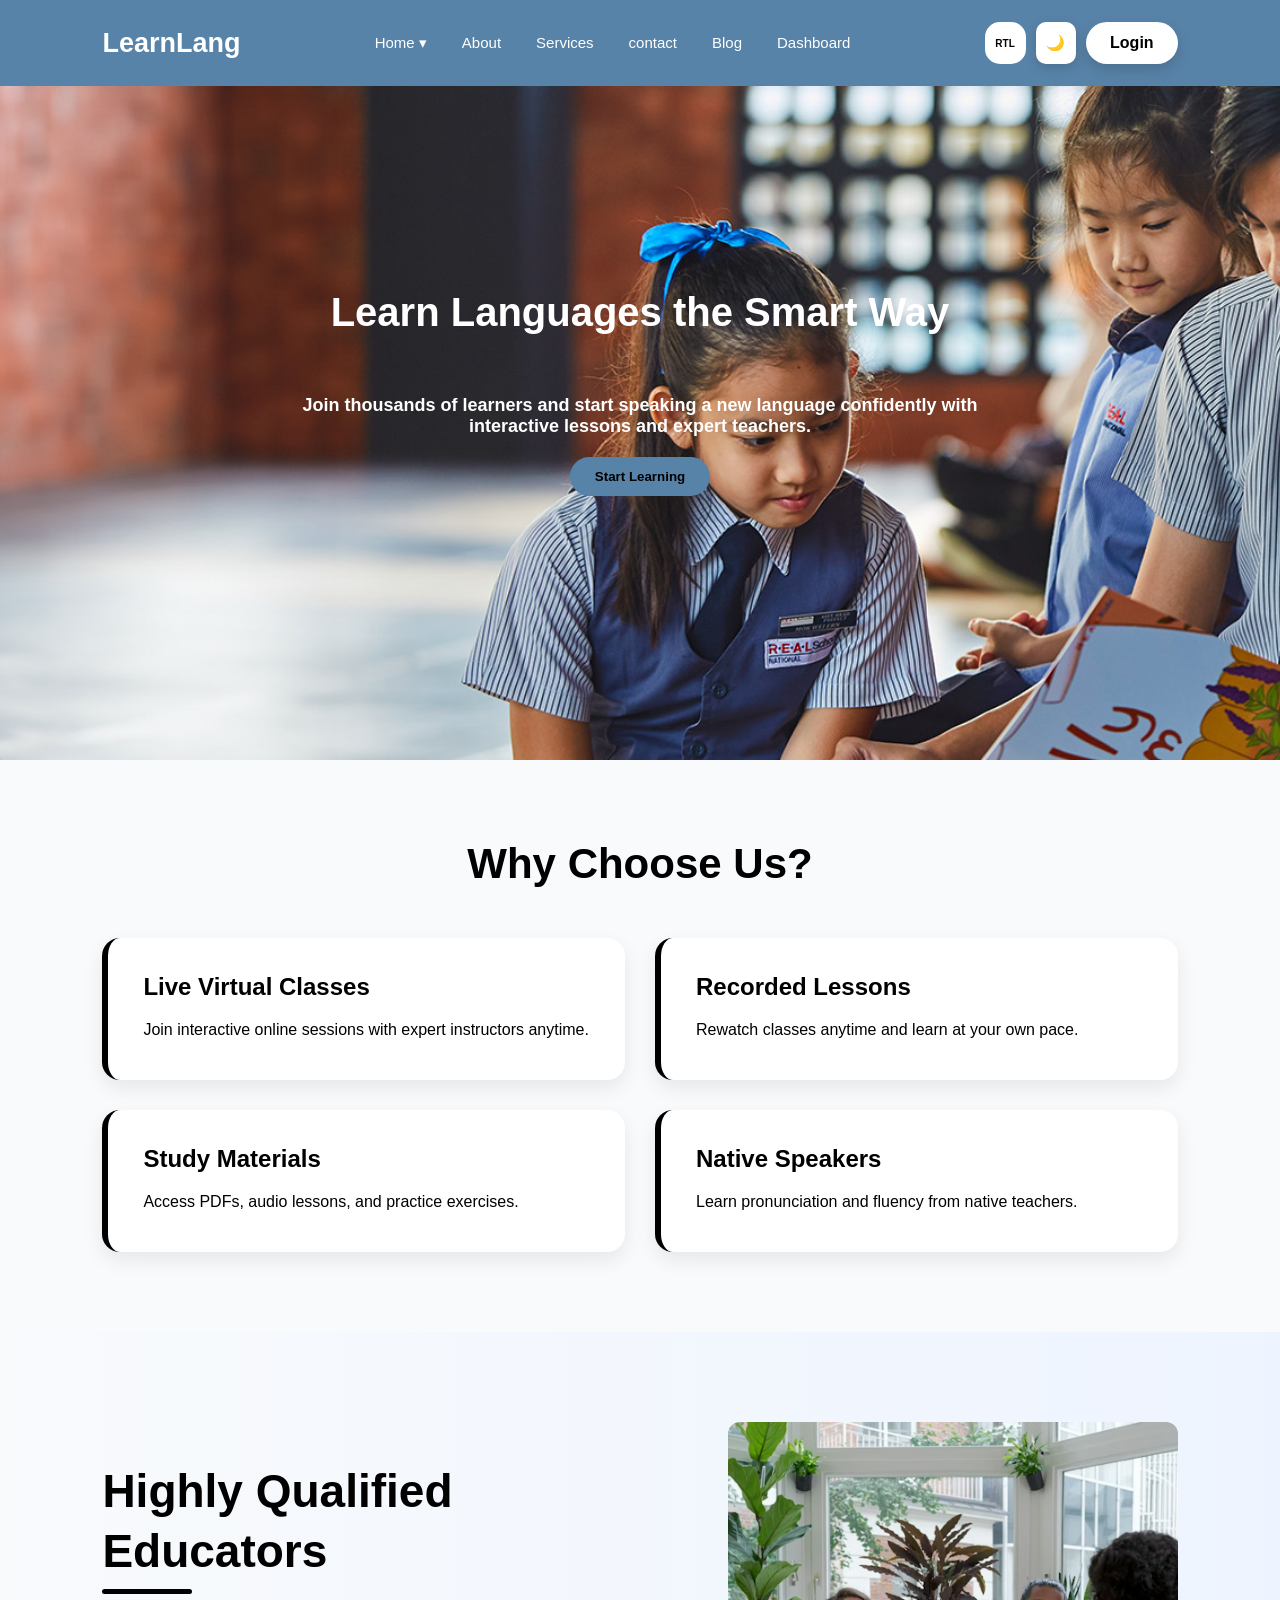
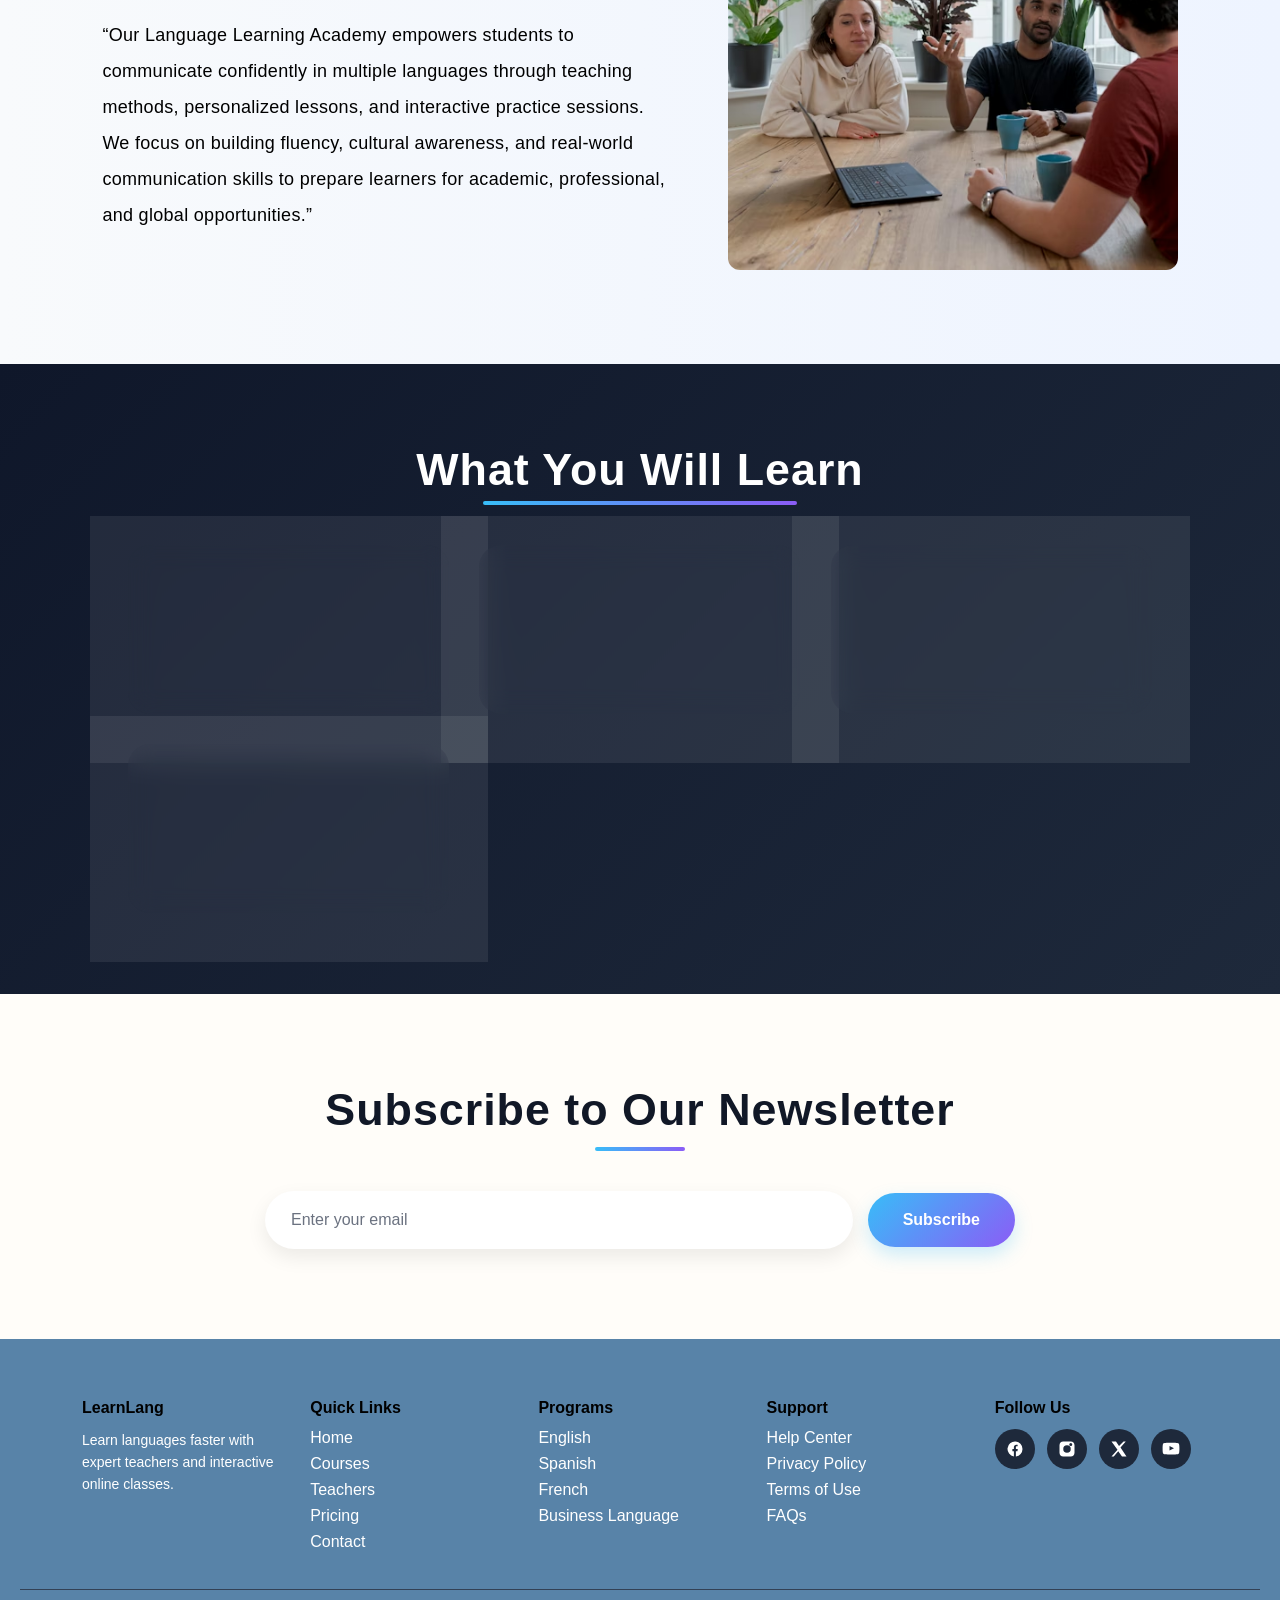
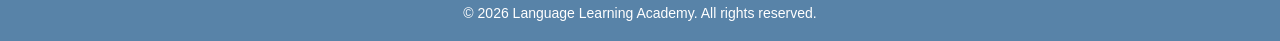
<file: index.html>
<!DOCTYPE html>
<html lang="en">
<head>
    <meta charset="UTF-8">
    <meta name="viewport" content="width=device-width, initial-scale=1.0">
    <title>Language Learning Academy</title>
    <link rel="stylesheet" href="learning.css">
</head>

<body>
<header>
<nav class="navbar">
<a style="text-decoration: none;" href="index.html" class="logo"><span style="color: white;"><b>LearnLang</b></span></a>
<ul class="nav-links">
<li class="dropdown">
<a href="index.html">Home ▾</a>
<ul class="dropdown-menu">
<li><a href="index.html">Home 1</a></li>
<li><a href="home1.html">Home 2</a></li>
</ul>
</li>
<li><a href="about.html">About</a></li>
<li><a href="services.html">Services</a></li>
<li><a href="contact.html">contact</a></li>
<li><a href="blog.html">Blog</a></li>
<li><a href="dashboard.html">Dashboard</a></li>
</ul>
<div class="nn">
<button id="rtl-toggle" class="icon-btn">
    RTL
</button>
<button id="theme-toggle" class="icon-btn">
<div class="menu-toggle">🌙</div>
<div class="button-group">
<div class="right-section">
<button class="btn secondary-btn" onclick="document.location='login.html'" style="background-color: white; color: black;">
            Login
</button>
</div>
</div>
</div>

</nav>
</header>
    
<section class="hero">
    <div class="hero-content">
        <h1>Learn Languages the Smart Way</h1>
        <p>Join thousands of learners and start speaking a new language confidently with interactive lessons and expert teachers.</p>
        <button class="primary-btn">Start Learning</button>
    </div>
</section>


<section class="features">
    <h2>Why Choose Us?</h2>

    <div class="feature-grid">

        <div class="feature-card">
            <h3>Live Virtual Classes</h3>
            <p>Join interactive online sessions with expert instructors anytime.</p>
        </div>

        <div class="feature-card">
            <h3>Recorded Lessons</h3>
            <p>Rewatch classes anytime and learn at your own pace.</p>
        </div>

        <div class="feature-card">
            <h3>Study Materials</h3>
            <p>Access PDFs, audio lessons, and practice exercises.</p>
        </div>

        <div class="feature-card">
            <h3>Native Speakers</h3>
            <p>Learn pronunciation and fluency from native teachers.</p>
        </div>

    </div>
</section>

<section class="about">
    <div class="about-text">
        <h2>Highly Qualified Educators</h2>
        <p>
            “Our Language Learning Academy empowers students to <br>communicate confidently in multiple languages through  teaching <br>methods, personalized lessons, and interactive practice sessions. <br>We focus on building fluency, cultural awareness, and real-world communication skills to prepare learners for academic, professional, and global opportunities.”
        </p>
    </div>

    <div class="about-image">
        <img src="images/image5.avif" alt="Teachers">
    </div>
</section>



<section class="skills">
    <h2>What You Will Learn</h2>

    <div class="skill-grid">

        <div class="skill-card">
            <h3>📝 Writing</h3>
            <p>Improve writing skills for academic and professional communication.</p>
        </div>

        <div class="skill-card">
            <h3>📖 Reading</h3>
            <p>Understand books, articles, and real-world content easily.</p>
        </div>

        <div class="skill-card">
            <h3>🗣 Speaking</h3>
            <p>Speak confidently with native speakers worldwide.</p>
        </div>

        <div class="skill-card">
            <h3>📈 Understanding</h3>
            <p>Learn culture, grammar, and real-life usage of languages.</p>
        </div>

    </div>
</section>

<section class="newsletter">
    <h2>Subscribe to Our Newsletter</h2>

    <div class="newsletter-form">
        <input type="email" placeholder="Enter your email">
        <button>Subscribe</button>
    </div>
</section>

<footer class="footer">

    <div class="footer-container">

        <!-- ABOUT -->
        <div class="footer-col">
            <h3>LearnLang</h3>
            <p>
                Learn languages faster with expert teachers and interactive online classes.
            </p>
        </div>

        <!-- QUICK LINKS -->
        <div class="footer-col">
            <h3>Quick Links</h3>
            <ul>
                <li>Home</li>
                <li>Courses</li>
                <li>Teachers</li>
                <li>Pricing</li>
                <li>Contact</li>
            </ul>
        </div>

        <!-- PROGRAMS -->
        <div class="footer-col">
            <h3>Programs</h3>
            <ul>
                <li>English</li>
                <li>Spanish</li>
                <li>French</li>
                <li>Business Language</li>
            </ul>
        </div>

        <!-- SUPPORT -->
        <div class="footer-col">
            <h3>Support</h3>
            <ul>
                <li>Help Center</li>
                <li>Privacy Policy</li>
                <li>Terms of Use</li>
                <li>FAQs</li>
            </ul>
        </div>

        <!-- FOLLOW US -->
        <div class="footer-col">
            <h3>Follow Us</h3>

            <div class="social-icons">

                <!-- Facebook -->
                <a href="#" class="icon facebook">
                    <svg viewBox="0 0 24 24">
                        <path d="M22 12a10 10 0 1 0-11.5 9.9v-7h-2v-3h2v-2.3c0-2.1 1.3-3.3 3.2-3.3.9 0 1.8.1 1.8.1v2h-1c-1 0-1.3.6-1.3 1.3V12h2.5l-.4 3h-2.1v7A10 10 0 0 0 22 12z"/>
                    </svg>
                </a>

                <!-- Instagram -->
                <a href="#" class="icon instagram">
                    <svg viewBox="0 0 24 24">
                        <path d="M7 2C4 2 2 4 2 7v10c0 3 2 5 5 5h10c3 0 5-2 5-5V7c0-3-2-5-5-5H7zm10 2a2 2 0 1 1 0 4 2 2 0 0 1 0-4zm-5 3a5 5 0 1 1 0 10 5 5 0 0 1 0-10z"/>
                    </svg>
                </a>

                <!-- Twitter / X -->
                <a href="#" class="icon twitter">
                    <svg viewBox="0 0 24 24">
                        <path d="M18 2h3l-7 8 8 12h-6l-5-7-6 7H2l8-9L2 2h6l4 6 6-6z"/>
                    </svg>
                </a>

                <!-- YouTube -->
                <a href="#" class="icon youtube">
                    <svg viewBox="0 0 24 24">
                        <path d="M23 7s-.2-1.6-.8-2.2c-.7-.8-1.5-.8-1.9-.9C17.4 3.6 12 3.6 12 3.6h-.1s-5.4 0-8.3.3c-.4.1-1.2.1-1.9.9C1.2 5.4 1 7 1 7S.8 8.9.8 10.7v1.6C.8 14.1 1 16 1 16s.2 1.6.8 2.2c.7.8 1.7.8 2.1.9 1.5.1 6.2.3 8.1.3 0 0 5.4 0 8.3-.3.4-.1 1.2-.1 1.9-.9.6-.6.8-2.2.8-2.2s.2-1.9.2-3.7v-1.6C23.2 8.9 23 7 23 7zM10 14V8l6 3-6 3z"/>
                    </svg>
                </a>

            </div>
        </div>

    </div>

    <!-- BOTTOM -->
    <div class="footer-bottom">
        <p>© 2026 Language Learning Academy. All rights reserved.</p>
    </div>

</footer>
<script>
 
  const themeToggle = document.getElementById("theme-toggle");
 
  themeToggle.addEventListener("click", () => {
 
    document.body.classList.toggle("dark-mode");
 
    if(document.body.classList.contains("dark-mode")){
      themeToggle.innerHTML = "☀️";
    }
    else{
      themeToggle.innerHTML = "🌙";
    }
 
  });
 
  const rtlToggle = document.getElementById("rtl-toggle");
 
  rtlToggle.addEventListener("click", () => {
 
    if(document.body.getAttribute("dir") === "rtl"){
 
      document.body.setAttribute("dir", "ltr");
 
    }
    else{
 
      document.body.setAttribute("dir", "rtl");
 
    }
 
  });
 
</script>
 
</body>
</html>
</file>
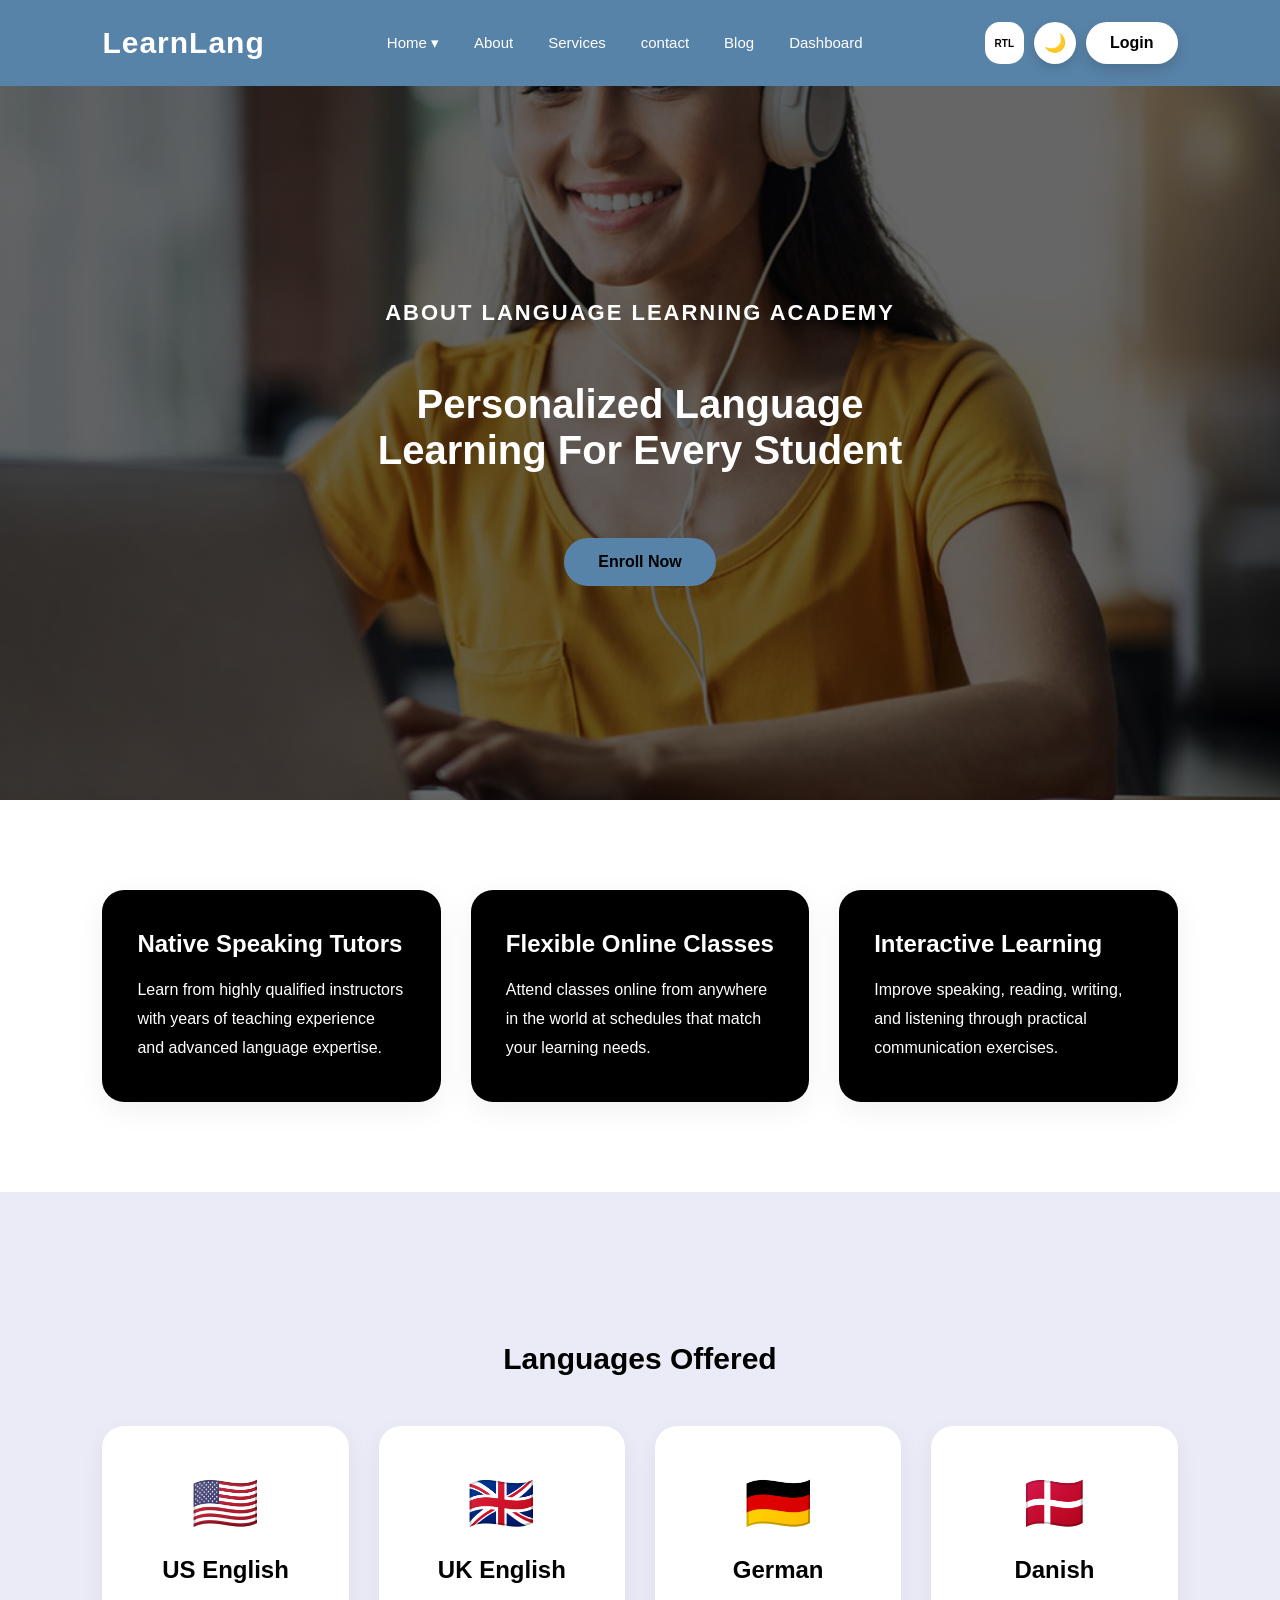
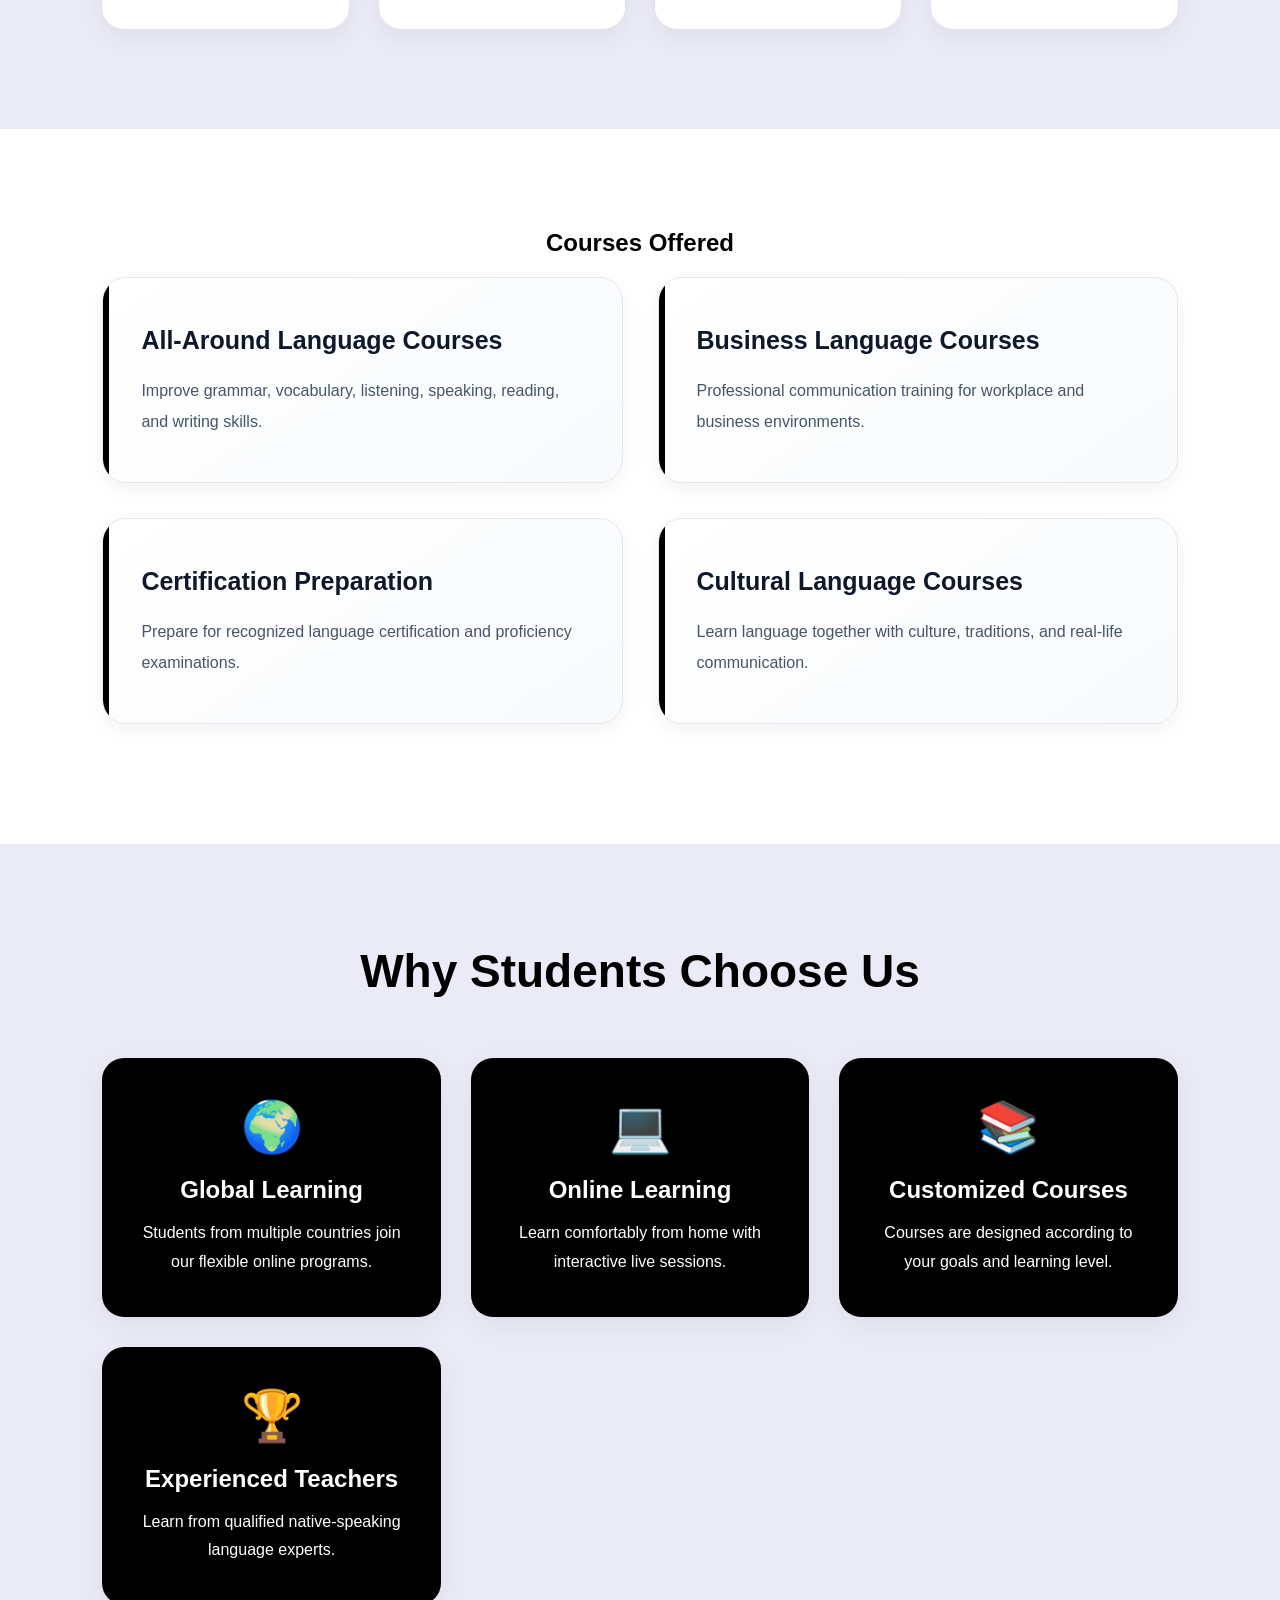
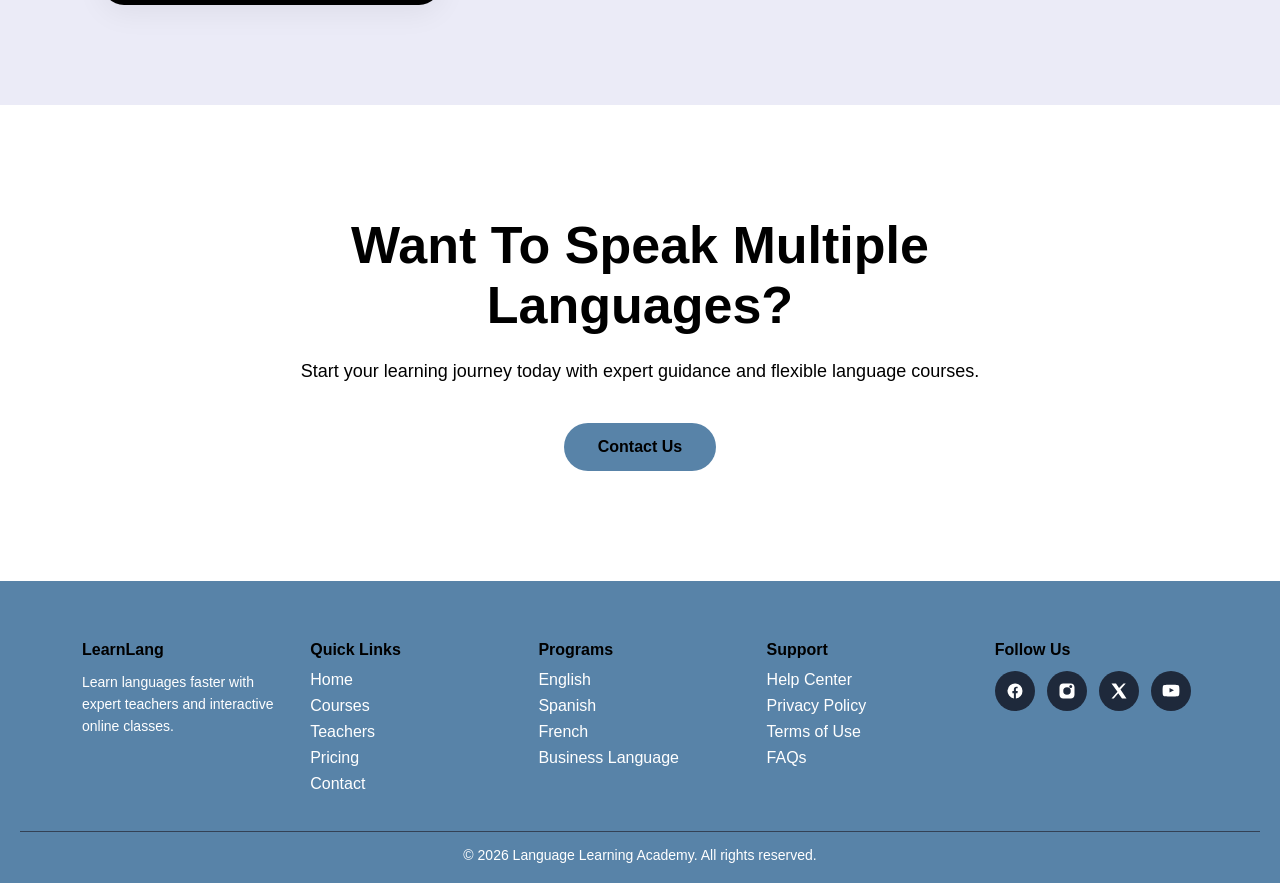
<file: about.html>
<!DOCTYPE html>
<html lang="en">
<head>
    <meta charset="UTF-8">
    <meta name="viewport" content="width=device-width, initial-scale=1.0">
    <title>learning</title>
     <link rel="stylesheet" href="about.css">
</head>
<body>
 <header>
<nav class="navbar">
<a style="text-decoration: none;" href="index.html" class="logo"><span style="color: white;"><b>LearnLang</b></span></a>
<ul class="nav-links">
<li class="dropdown">
<a href="index.html">Home ▾</a>
<ul class="dropdown-menu">
<li><a href="index.html">Home 1</a></li>
<li><a href="home1.html">Home 2</a></li>
</ul>
</li>
<li><a href="about.html">About</a></li>
<li><a href="services.html">Services</a></li>
<li><a href="contact.html">contact</a></li>
<li><a href="blog.html">Blog</a></li>
<li><a href="dashboard.html">Dashboard</a></li>
</ul>
<div class="nn">
<button id="rtl-toggle" class="icon-btn">
    RTL
</button>
<button id="theme-toggle" class="icon-btn">
<div class="menu-toggle">🌙</div>
<div class="button-group">
<div class="right-section">
<button class="btn secondary-btn" onclick="document.location='login.html'">
            Login
</button>
</div>
 
</div>
</div>
</div>
</nav>
 </header>

<main>

    <!-- ABOUT HERO -->

    <section class="about-hero">

        <div class="about-wrapper">

            <div class="about-content">

                <span class="small-title">
                    ABOUT LANGUAGE LEARNING ACADEMY
                </span>

                <h1>
                    Personalized Language Learning For Every Student
                </h1>

               
                <a href="#" class="about-btn">
                    Enroll Now
                </a>

            </div>


        </div>

    </section>

    <!-- ABOUT INFO -->

    <section class="about-info">

        <div class="info-container">

            <div class="info-card">

                <h2>Native Speaking Tutors</h2>

                <p>
                    Learn from highly qualified instructors with years of teaching
                    experience and advanced language expertise.
                </p>

            </div>

            <div class="info-card">

                <h2>Flexible Online Classes</h2>

                <p>
                    Attend classes online from anywhere in the world at schedules
                    that match your learning needs.
                </p>

            </div>

            <div class="info-card">

                <h2>Interactive Learning</h2>

                <p>
                    Improve speaking, reading, writing, and listening through
                    practical communication exercises.
                </p>

            </div>

        </div>

    </section>

    <!-- LANGUAGES -->

    <section class="languages-section">

        <div class="section-title1">

            <h2>Languages Offered</h2>

        </div>

        <div class="languages-grid">

            <div class="language-box">
                <span>🇺🇸</span>
                <h3>US English</h3>
            </div>

            <div class="language-box">
                <span>🇬🇧</span>
                <h3>UK English</h3>
            </div>

            <div class="language-box">
                <span>🇩🇪</span>
                <h3>German</h3>
            </div>

            <div class="language-box">
                <span>🇩🇰</span>
                <h3>Danish</h3>
            </div>

        </div>

    </section>

    <!-- COURSES -->

    <section class="courses-section">

        <div class="import3">

            <h2>Courses Offered</h2>

        </div>

        <div class="courses-grid">

            <div class="course-card">
                <h3>All-Around Language Courses</h3>

                <p>
                    Improve grammar, vocabulary, listening, speaking, reading,
                    and writing skills.
                </p>
            </div>

            <div class="course-card">
                <h3>Business Language Courses</h3>

                <p>
                    Professional communication training for workplace and business
                    environments.
                </p>
            </div>

            <div class="course-card">
                <h3>Certification Preparation</h3>

                <p>
                    Prepare for recognized language certification and proficiency
                    examinations.
                </p>
            </div>

            <div class="course-card">
                <h3>Cultural Language Courses</h3>

                <p>
                    Learn language together with culture, traditions, and real-life
                    communication.
                </p>
            </div>

        </div>

    </section>

    <!-- FEATURES -->

    <section class="features-section">

        <div class="section-title">

            <h2>Why Students Choose Us</h2>

        </div>

        <div class="features-grid">

            <div class="feature-box">

                <span>🌍</span>

                <h3>Global Learning</h3>

                <p>
                    Students from multiple countries join our flexible online
                    programs.
                </p>

            </div>

            <div class="feature-box">

                <span>💻</span>

                <h3>Online Learning</h3>

                <p>
                    Learn comfortably from home with interactive live sessions.
                </p>

            </div>

            <div class="feature-box">

                <span>📚</span>

                <h3>Customized Courses</h3>

                <p>
                    Courses are designed according to your goals and learning level.
                </p>

            </div>

            <div class="feature-box">

                <span>🏆</span>

                <h3>Experienced Teachers</h3>

                <p>
                    Learn from qualified native-speaking language experts.
                </p>

            </div>

        </div>

    </section>

    <!-- CTA -->

    <section class="cta-section">

        <div class="cta-content">

            <h2>
                Want To Speak Multiple Languages?
            </h2>

            <p>
                Start your learning journey today with expert guidance and
                flexible language courses.
            </p>

            <a href="#" class="about-btn">
                Contact Us
            </a>

        </div>

    </section>

</main>
 <footer class="footer">

    <div class="footer-container">

        <!-- ABOUT -->
        <div class="footer-col">
            <h3>LearnLang</h3>
            <p>
                Learn languages faster with expert teachers and interactive online classes.
            </p>
        </div>

        <!-- QUICK LINKS -->
        <div class="footer-col">
            <h3>Quick Links</h3>
            <ul>
                <li>Home</li>
                <li>Courses</li>
                <li>Teachers</li>
                <li>Pricing</li>
                <li>Contact</li>
            </ul>
        </div>

        <!-- PROGRAMS -->
        <div class="footer-col">
            <h3>Programs</h3>
            <ul>
                <li>English</li>
                <li>Spanish</li>
                <li>French</li>
                <li>Business Language</li>
            </ul>
        </div>

        <!-- SUPPORT -->
        <div class="footer-col">
            <h3>Support</h3>
            <ul>
                <li>Help Center</li>
                <li>Privacy Policy</li>
                <li>Terms of Use</li>
                <li>FAQs</li>
            </ul>
        </div>

        <!-- FOLLOW US -->
        <div class="footer-col">
            <h3>Follow Us</h3>

            <div class="social-icons">

                <!-- Facebook -->
                <a href="#" class="icon facebook">
                    <svg viewBox="0 0 24 24">
                        <path d="M22 12a10 10 0 1 0-11.5 9.9v-7h-2v-3h2v-2.3c0-2.1 1.3-3.3 3.2-3.3.9 0 1.8.1 1.8.1v2h-1c-1 0-1.3.6-1.3 1.3V12h2.5l-.4 3h-2.1v7A10 10 0 0 0 22 12z"/>
                    </svg>
                </a>

                <!-- Instagram -->
                <a href="#" class="icon instagram">
                    <svg viewBox="0 0 24 24">
                        <path d="M7 2C4 2 2 4 2 7v10c0 3 2 5 5 5h10c3 0 5-2 5-5V7c0-3-2-5-5-5H7zm10 2a2 2 0 1 1 0 4 2 2 0 0 1 0-4zm-5 3a5 5 0 1 1 0 10 5 5 0 0 1 0-10z"/>
                    </svg>
                </a>

                <!-- Twitter / X -->
                <a href="#" class="icon twitter">
                    <svg viewBox="0 0 24 24">
                        <path d="M18 2h3l-7 8 8 12h-6l-5-7-6 7H2l8-9L2 2h6l4 6 6-6z"/>
                    </svg>
                </a>

                <!-- YouTube -->
                <a href="#" class="icon youtube">
                    <svg viewBox="0 0 24 24">
                        <path d="M23 7s-.2-1.6-.8-2.2c-.7-.8-1.5-.8-1.9-.9C17.4 3.6 12 3.6 12 3.6h-.1s-5.4 0-8.3.3c-.4.1-1.2.1-1.9.9C1.2 5.4 1 7 1 7S.8 8.9.8 10.7v1.6C.8 14.1 1 16 1 16s.2 1.6.8 2.2c.7.8 1.7.8 2.1.9 1.5.1 6.2.3 8.1.3 0 0 5.4 0 8.3-.3.4-.1 1.2-.1 1.9-.9.6-.6.8-2.2.8-2.2s.2-1.9.2-3.7v-1.6C23.2 8.9 23 7 23 7zM10 14V8l6 3-6 3z"/>
                    </svg>
                </a>

            </div>
        </div>

    </div>

    <!-- BOTTOM -->
    <div class="footer-bottom">
        <p>© 2026 Language Learning Academy. All rights reserved.</p>
    </div>

</footer>
<script>
 
  const themeToggle = document.getElementById("theme-toggle");
 
  themeToggle.addEventListener("click", () => {
 
    document.body.classList.toggle("dark-mode");
 
    if(document.body.classList.contains("dark-mode")){
      themeToggle.innerHTML = "☀️";
    }
    else{
      themeToggle.innerHTML = "🌙";
    }
 
  });
 
  const rtlToggle = document.getElementById("rtl-toggle");
 
  rtlToggle.addEventListener("click", () => {
 
    if(document.body.getAttribute("dir") === "rtl"){
 
      document.body.setAttribute("dir", "ltr");
 
    }
    else{
 
      document.body.setAttribute("dir", "rtl");
 
    }
 
  });
 
</script>
</file>
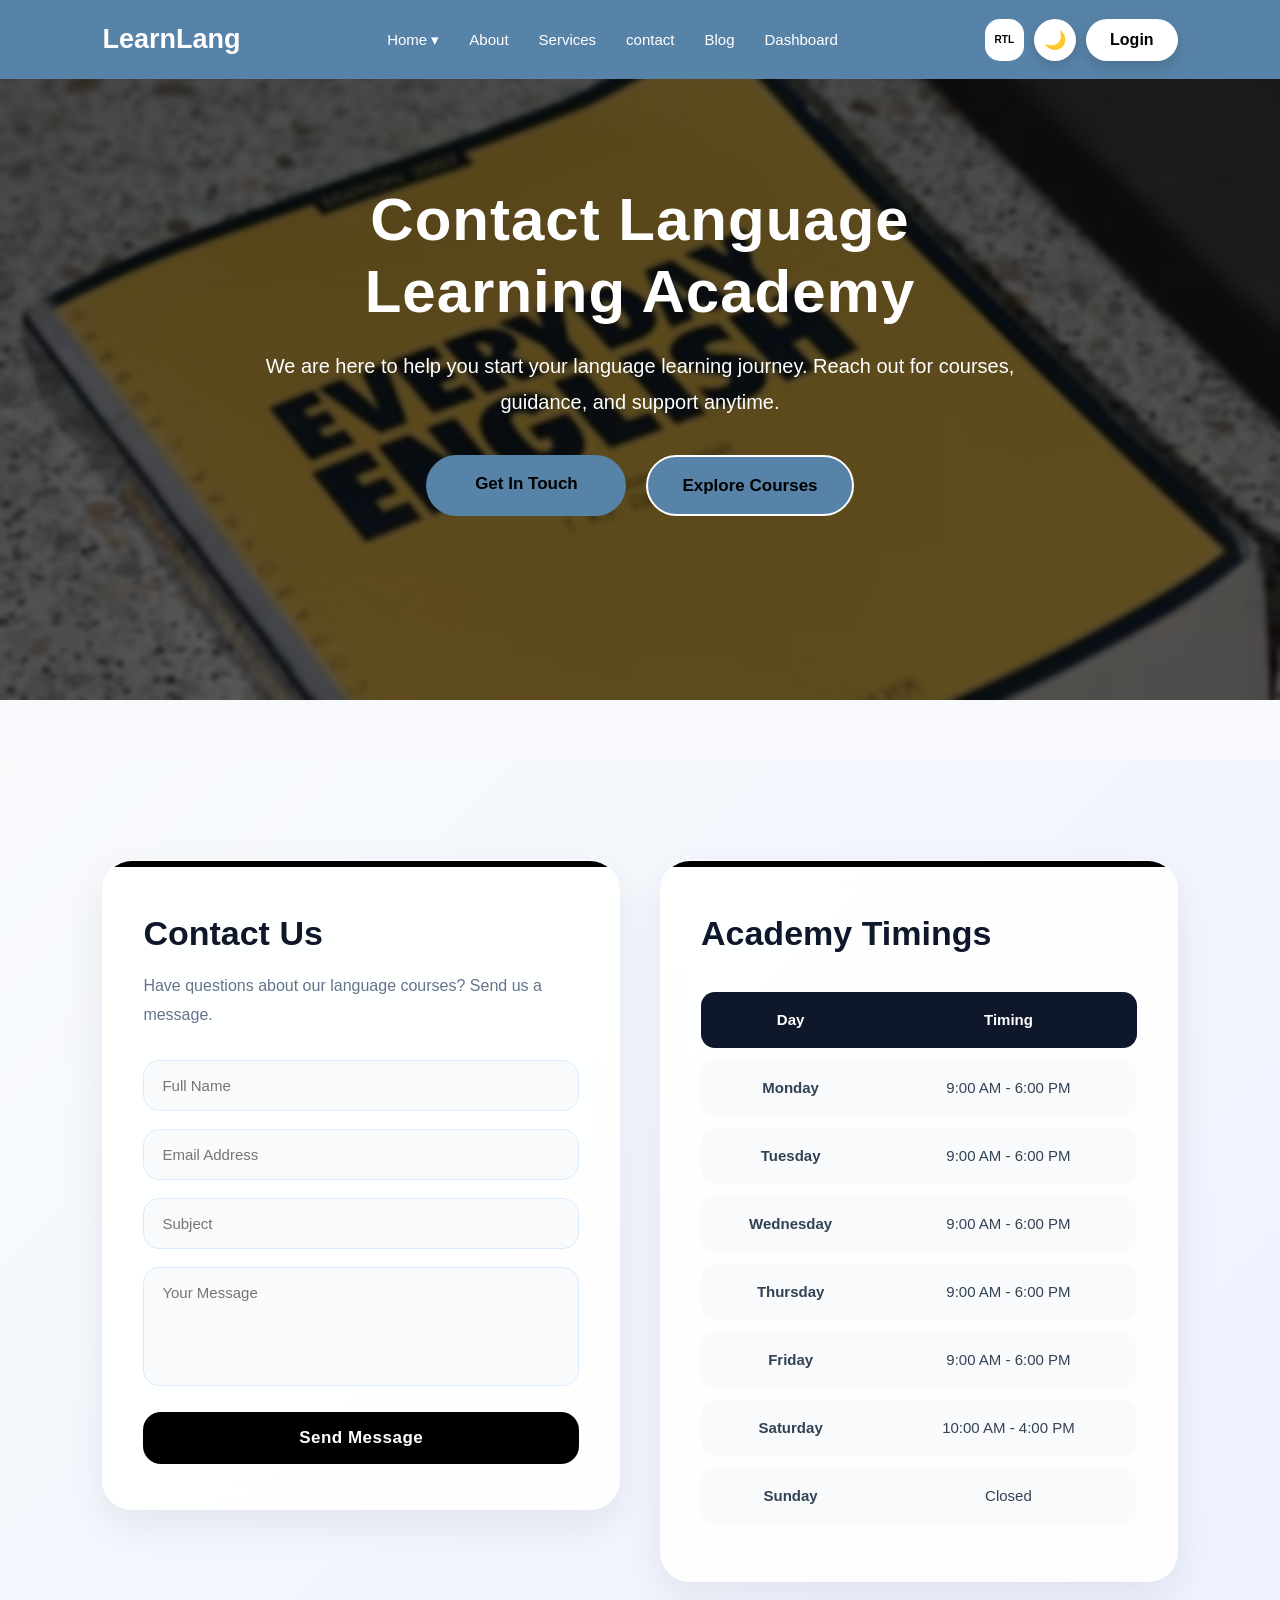
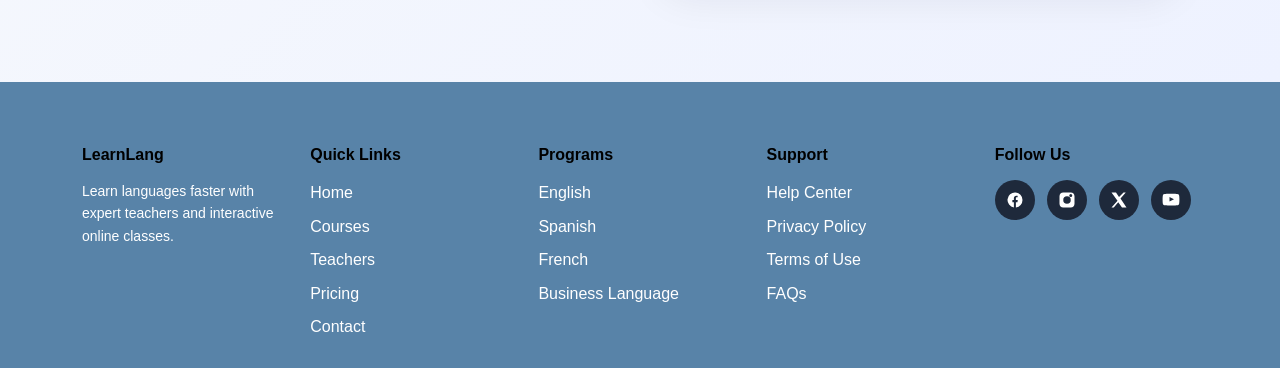
<file: contact.html>
<!DOCTYPE html>
<html lang="en">
<head>
    <meta charset="UTF-8">
    <meta name="viewport" content="width=device-width, initial-scale=1.0">
    <title>learning</title>
     <link rel="stylesheet" href="contact.css">
</head>
<body>
<header>
<nav class="navbar">
<a style="text-decoration: none;" href="index.html" class="logo"><span style="color: white;"><b>LearnLang</b></span></a>
<ul class="nav-links">
<li class="dropdown">
<a href="index.html">Home ▾</a>
<ul class="dropdown-menu">
<li><a href="index.html">Home 1</a></li>
<li><a href="home1.html">Home 2</a></li>
</ul>
</li>
<li><a href="about.html">About</a></li>
<li><a href="services.html">Services</a></li>
<li><a href="contact.html">contact</a></li>
<li><a href="blog.html">Blog</a></li>
<li><a href="dashboard.html">Dashboard</a></li>
</ul>
<div class="nn">
<button id="rtl-toggle" class="icon-btn">
    RTL
</button>
<button id="theme-toggle" class="icon-btn">
<div class="menu-toggle">🌙</div>
<div class="button-group">
<div class="right-section">
<button class="btn secondary-btn" onclick="document.location='login.html'">
            Login
</button>
</div>
 
</div>
</div>
</nav>
</header>


<section class="contact-hero-section">

    <div class="contact-overlay-layer"></div>

    <div class="contact-banner-content">

        <h1 class="contact-main-title">
            Contact Language Learning Academy
        </h1>

        <p class="contact-sub-text">
            We are here to help you start your language learning journey. 
            Reach out for courses, guidance, and support anytime.
        </p>

        <div class="contact-action-buttons">

            <a href="#contact-form-area" class="contact-btn-primary">
                Get In Touch
            </a>

            <a href="services.html" class="contact-btn-secondary">
                Explore Courses
            </a>

        </div>

    </div>

</section>
    </section>

<section class="contact-section">

  <div class="contact-container">

    <div class="contact-form-box">
      <h2>Contact Us</h2>
      <p>Have questions about our language courses? Send us a message.</p>

      <form class="contact-form">

        <input type="text" placeholder="Full Name" required>

        <input type="email" placeholder="Email Address" required>

        <input type="text" placeholder="Subject" required>

        <textarea placeholder="Your Message" rows="5" required></textarea>

        <button type="submit">Send Message</button>

      </form>
    </div>

    <div class="timing-box">
      <h2>Academy Timings</h2>

      <table>
        <tr>
          <th>Day</th>
          <th>Timing</th>
        </tr>

        <tr>
          <td>Monday</td>
          <td>9:00 AM - 6:00 PM</td>
        </tr>

        <tr>
          <td>Tuesday</td>
          <td>9:00 AM - 6:00 PM</td>
        </tr>

        <tr>
          <td>Wednesday</td>
          <td>9:00 AM - 6:00 PM</td>
        </tr>

        <tr>
          <td>Thursday</td>
          <td>9:00 AM - 6:00 PM</td>
        </tr>

        <tr>
          <td>Friday</td>
          <td>9:00 AM - 6:00 PM</td>
        </tr>

        <tr>
          <td>Saturday</td>
          <td>10:00 AM - 4:00 PM</td>
        </tr>

        <tr>
          <td>Sunday</td>
          <td>Closed</td>
        </tr>
      </table>

    </div>

  </div>

</section>


<script>
 
  const themeToggle = document.getElementById("theme-toggle");
 
  themeToggle.addEventListener("click", () => {
 
    document.body.classList.toggle("dark-mode");
 
    if(document.body.classList.contains("dark-mode")){
      themeToggle.innerHTML = "☀️";
    }
    else{
      themeToggle.innerHTML = "🌙";
    }
 
  });
 
  const rtlToggle = document.getElementById("rtl-toggle");
 
  rtlToggle.addEventListener("click", () => {
 
    if(document.body.getAttribute("dir") === "rtl"){
 
      document.body.setAttribute("dir", "ltr");
 
    }
    else{
 
      document.body.setAttribute("dir", "rtl");
 
    }
 
  });
 
</script>
 
<footer class="footer">

    <div class="footer-container">

        <div class="footer-col">
            <h3>LearnLang</h3>
            <p>
                Learn languages faster with expert teachers and interactive online classes.
            </p>
        </div>

    
        <div class="footer-col">
            <h3>Quick Links</h3>
            <ul>
                <li>Home</li>
                <li>Courses</li>
                <li>Teachers</li>
                <li>Pricing</li>
                <li>Contact</li>
            </ul>
        </div>

  
        <div class="footer-col">
            <h3>Programs</h3>
            <ul>
                <li>English</li>
                <li>Spanish</li>
                <li>French</li>
                <li>Business Language</li>
            </ul>
        </div>

        <div class="footer-col">
            <h3>Support</h3>
            <ul>
                <li>Help Center</li>
                <li>Privacy Policy</li>
                <li>Terms of Use</li>
                <li>FAQs</li>
            </ul>
        </div>

        <div class="footer-col">
            <h3>Follow Us</h3>

            <div class="social-icons">

                <a href="#" class="icon facebook">
                    <svg viewBox="0 0 24 24">
                        <path d="M22 12a10 10 0 1 0-11.5 9.9v-7h-2v-3h2v-2.3c0-2.1 1.3-3.3 3.2-3.3.9 0 1.8.1 1.8.1v2h-1c-1 0-1.3.6-1.3 1.3V12h2.5l-.4 3h-2.1v7A10 10 0 0 0 22 12z"/>
                    </svg>
                </a>

              
                <a href="#" class="icon instagram">
                    <svg viewBox="0 0 24 24">
                        <path d="M7 2C4 2 2 4 2 7v10c0 3 2 5 5 5h10c3 0 5-2 5-5V7c0-3-2-5-5-5H7zm10 2a2 2 0 1 1 0 4 2 2 0 0 1 0-4zm-5 3a5 5 0 1 1 0 10 5 5 0 0 1 0-10z"/>
                    </svg>
                </a>

              
                <a href="#" class="icon twitter">
                    <svg viewBox="0 0 24 24">
                        <path d="M18 2h3l-7 8 8 12h-6l-5-7-6 7H2l8-9L2 2h6l4 6 6-6z"/>
                    </svg>
                </a>

                <a href="#" class="icon youtube">
                    <svg viewBox="0 0 24 24">
                        <path d="M23 7s-.2-1.6-.8-2.2c-.7-.8-1.5-.8-1.9-.9C17.4 3.6 12 3.6 12 3.6h-.1s-5.4 0-8.3.3c-.4.1-1.2.1-1.9.9C1.2 5.4 1 7 1 7S.8 8.9.8 10.7v1.6C.8 14.1 1 16 1 16s.2 1.6.8 2.2c.7.8 1.7.8 2.1.9 1.5.1 6.2.3 8.1.3 0 0 5.4 0 8.3-.3.4-.1 1.2-.1 1.9-.9.6-.6.8-2.2.8-2.2s.2-1.9.2-3.7v-1.6C23.2 8.9 23 7 23 7zM10 14V8l6 3-6 3z"/>
                    </svg>
                </a>

            </div>
        </div>

    </div>
</footer>
</body>
</html>
</file>
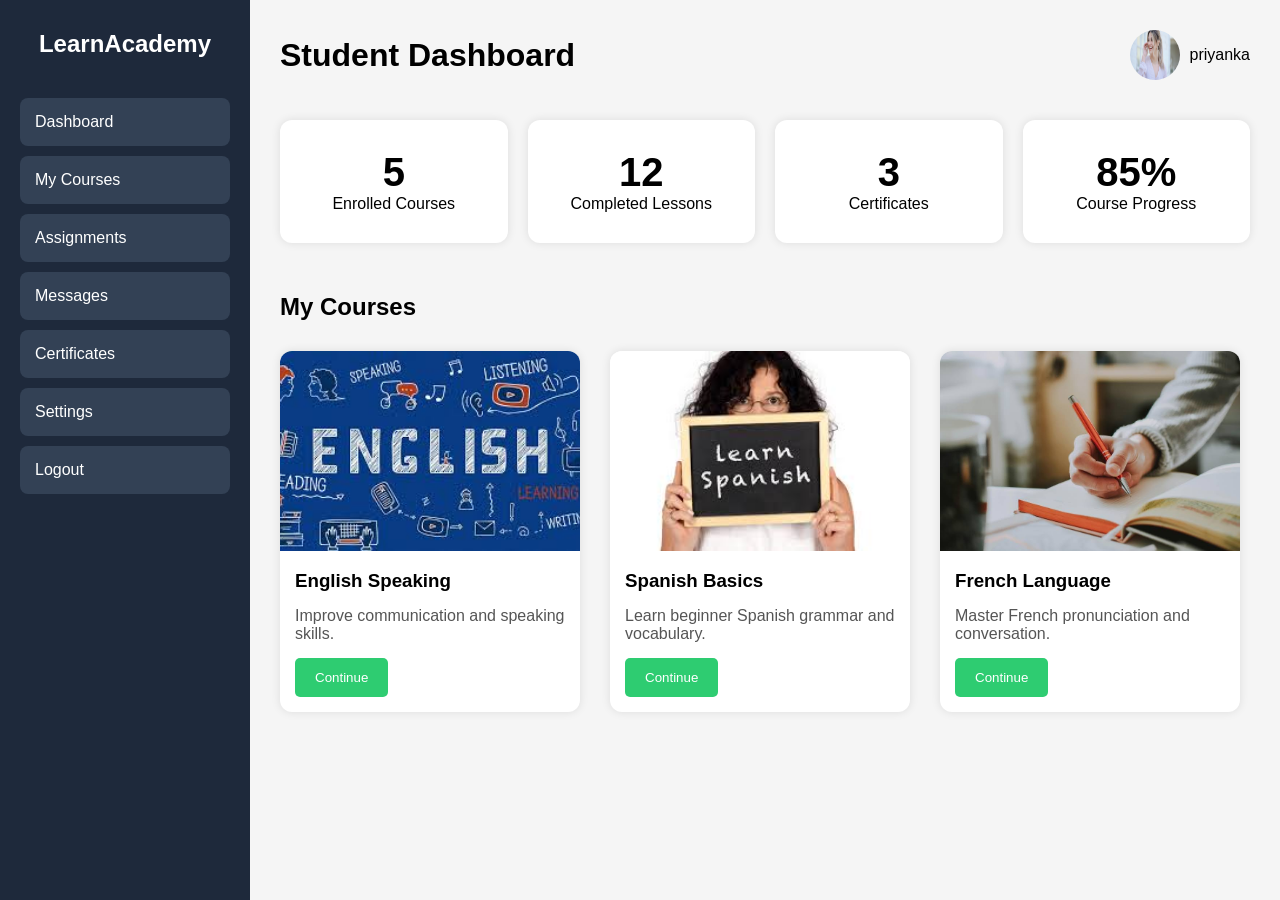
<file: dashboard.html>
<!DOCTYPE html>
<html lang="en">
<head>
    <meta charset="UTF-8">
    <meta name="viewport" content="width=device-width, initial-scale=1.0">
    <title>Language Learning Dashboard</title>

    <link rel="stylesheet" href="dashboard.css">
</head>
<body>
    

<div class="sidebar">

    <h2>LearnAcademy</h2>

    <ul>
        <li>Dashboard</li>
        <li>My Courses</li>
        <li>Assignments</li>
        <li>Messages</li>
        <li>Certificates</li>
        <li>Settings</li>
        <li>Logout</li>
    </ul>

</div>


<div class="main-content">

    <div class="topbar">

        <h1>Student Dashboard</h1>

        <div class="profile">
            <img src="images/girl.avif" alt="name" >
            <span> priyanka</span>
        </div>

    </div>

    <div class="dashboard-cards">

        <div class="card">
            <h2>5</h2>
            <p>Enrolled Courses</p>
        </div>

        <div class="card">
            <h2>12</h2>
            <p>Completed Lessons</p>
        </div>

        <div class="card">
            <h2>3</h2>
            <p>Certificates</p>
        </div>

        <div class="card">
            <h2>85%</h2>
            <p>Course Progress</p>
        </div>

    </div>

    <section class="courses">

        <h2>My Courses</h2>

        <div class="course-container">

            <div class="course-card">

                <img src="images/english speaking.jfif" alt="image">

                <h3>English Speaking</h3>

                <p>Improve communication and speaking skills.</p>

                <button>Continue</button>

            </div>

            <div class="course-card">

                <img src="images/learn spanish.jfif" alt="name">

                <h3>Spanish Basics</h3>

                <p>Learn beginner Spanish grammar and vocabulary.</p>

                <button>Continue</button>

            </div>

            <div class="course-card">

                <img src="images/Spanish Basics.jpg" alt="image">

                <h3>French Language</h3>

                <p>Master French pronunciation and conversation.</p>

                <button>Continue</button>

            </div>

        </div>

    </section>

</div>
<script>
 
  const themeToggle = document.getElementById("theme-toggle");
 
  themeToggle.addEventListener("click", () => {
 
    document.body.classList.toggle("dark-mode");
 
    if(document.body.classList.contains("dark-mode")){
      themeToggle.innerHTML = "☀️";
    }
    else{
      themeToggle.innerHTML = "🌙";
    }
 
  });
 
  const rtlToggle = document.getElementById("rtl-toggle");
 
  rtlToggle.addEventListener("click", () => {
 
    if(document.body.getAttribute("dir") === "rtl"){
 
      document.body.setAttribute("dir", "ltr");
 
    }
    else{
 
      document.body.setAttribute("dir", "rtl");
 
    }
 
  });
 
</script>
 
</body>

</html>
</file>
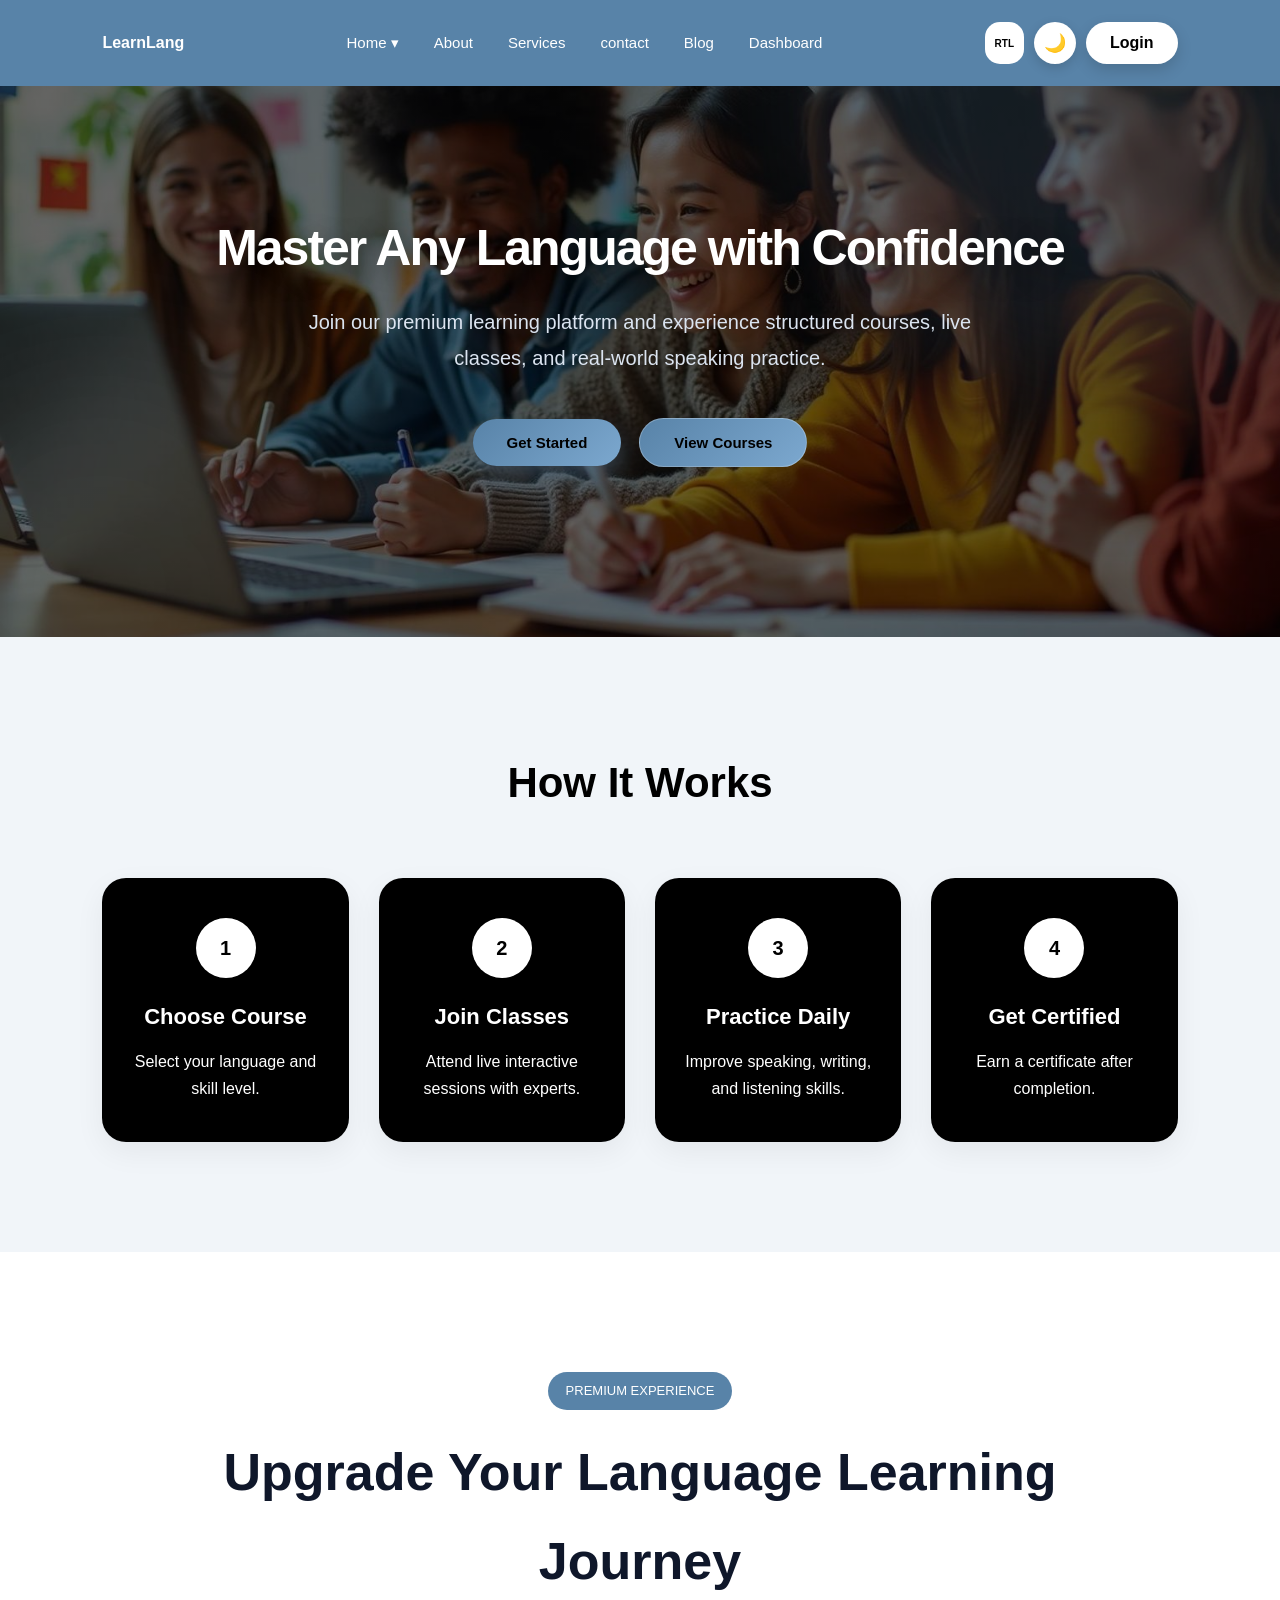
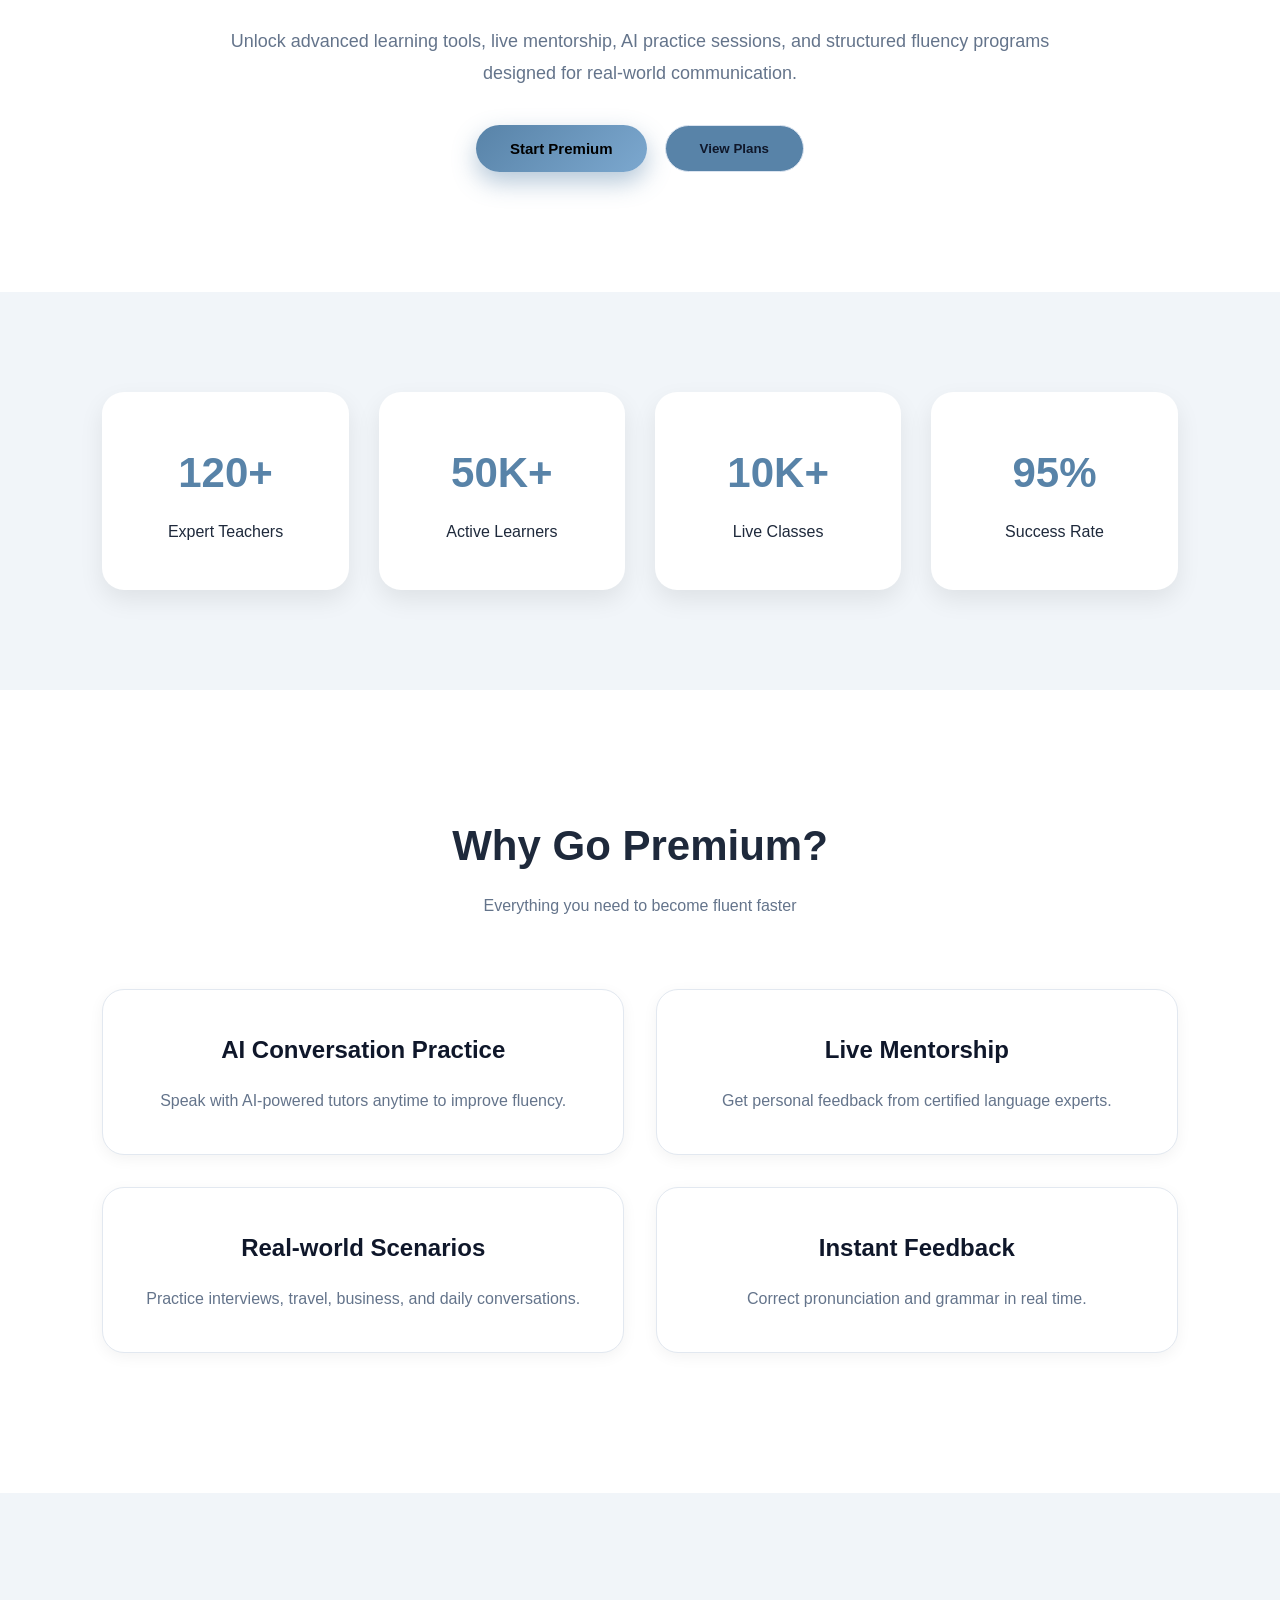
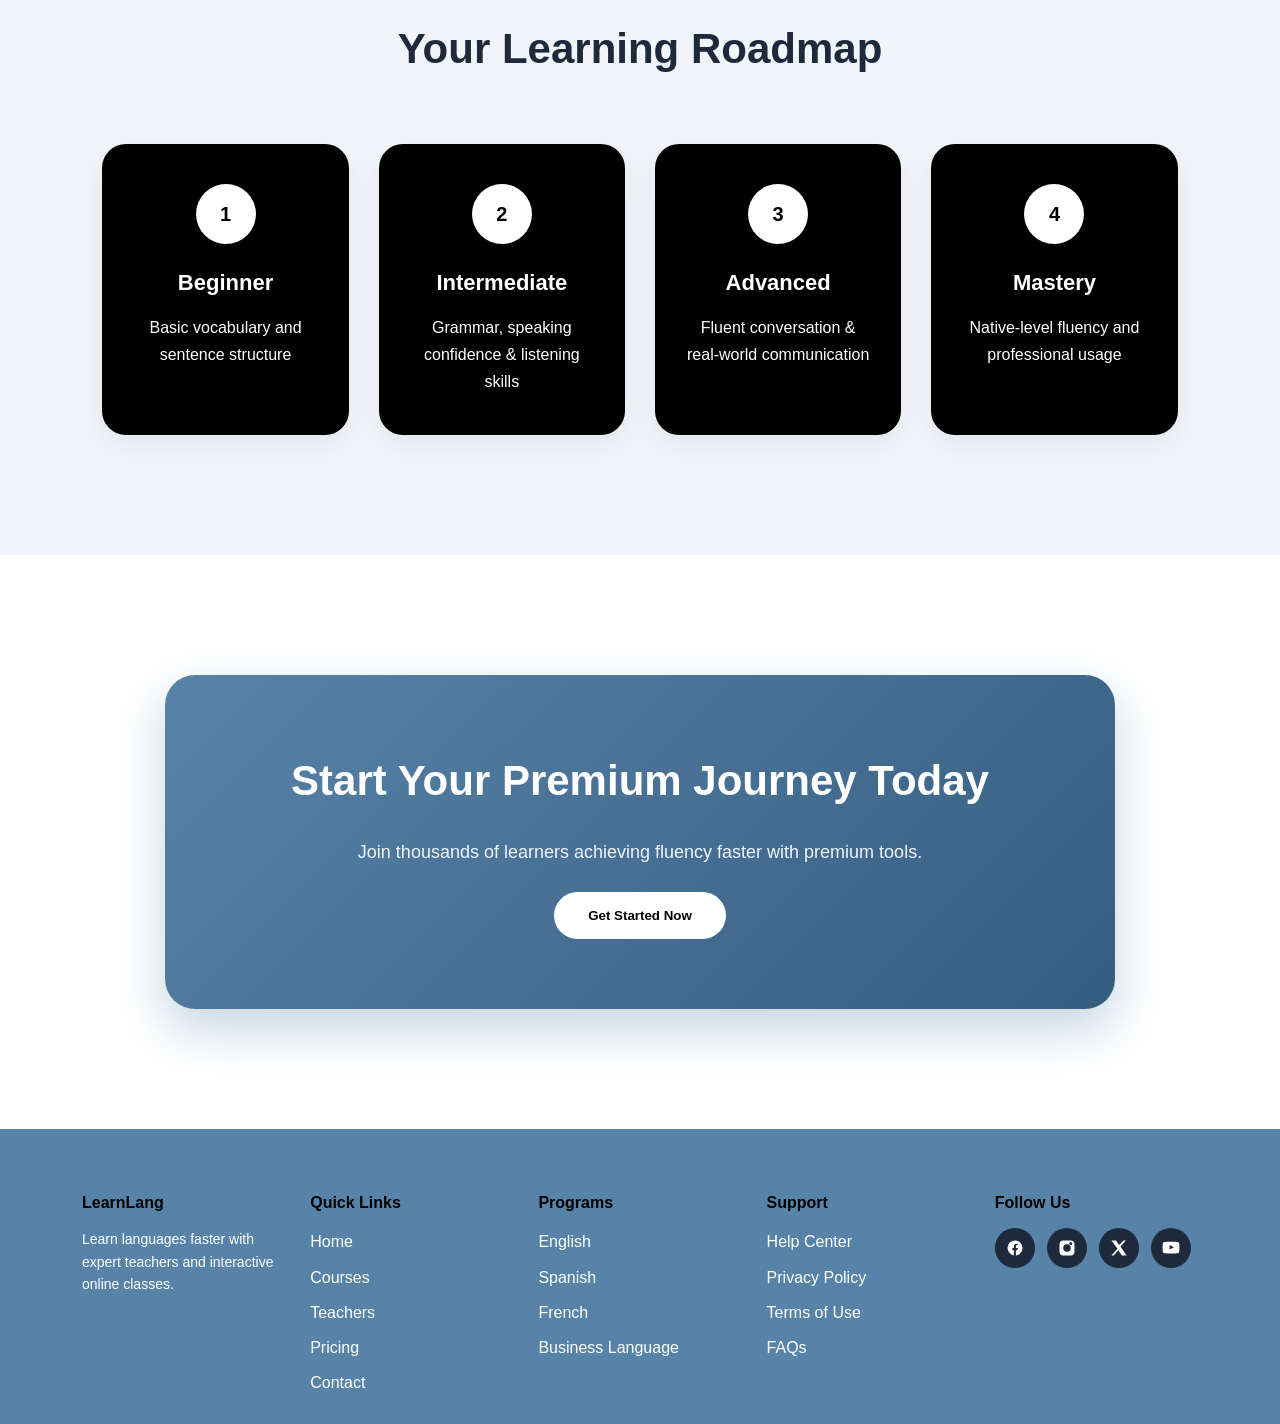
<file: home1.html>
<!DOCTYPE html>
<html lang="en">
<head>
    <meta charset="UTF-8">
    <meta name="viewport" content="width=device-width, initial-scale=1.0">
    <title>learning</title>
     <link rel="stylesheet" href="home1.css">
</head>
<body>
<header>
<nav class="navbar">
<a style="text-decoration: none;" href="index.html" class="logo2"><span style="color: white;"><b>LearnLang</b></span></a>
<ul class="nav-links">
<li class="dropdown">
<a href="index.html">Home ▾</a>
<ul class="dropdown-menu">
<li><a href="index.html">Home 1</a></li>
<li><a href="home1.html">Home 2</a></li>
</ul>
</li>
<li><a href="about.html">About</a></li>
<li><a href="services.html">Services</a></li>
<li><a href="contact.html">contact</a></li>
<li><a href="blog.html">Blog</a></li>
<li><a href="dashboard.html">Dashboard</a></li>
</ul>
<div class="nn">
<button id="rtl-toggle" class="icon-btn">
    RTL
</button>
<button id="theme-toggle" class="icon-btn">
<div class="menu-toggle">🌙</div>
<div class="button-group">
<div class="right-section">
<button class="btn secondary-btn" onclick="document.location='login.html'">
            Login
</button>
</div>
 
</div>
</div>
</nav>
</header>

<section class="hero-2">
    <div class="hero2-container">

        <div class="hero2-text">
            <h1>Master Any Language with Confidence</h1>
            <p>
                Join our premium learning platform and experience structured courses,
                live classes, and real-world speaking practice.
            </p>

            <div class="hero2-buttons">
                <button class="btn-primary">Get Started</button>
                <button class="btn-outline">View Courses</button>
            </div>
        </div>

        <div class="hero2-image">
            <img src="images/image5.avif" alt="Learning">
        </div>

    </div>
</section>

<section class="how-it-works">
    <h2>How It Works</h2>

    <div class="steps">

        <div class="step">
            <span>1</span>
            <h3>Choose Course</h3>
            <p>Select your language and skill level.</p>
        </div>

        <div class="step">
            <span>2</span>
            <h3>Join Classes</h3>
            <p>Attend live interactive sessions with experts.</p>
        </div>

        <div class="step">
            <span>3</span>
            <h3>Practice Daily</h3>
            <p>Improve speaking, writing, and listening skills.</p>
        </div>

        <div class="step">
            <span>4</span>
            <h3>Get Certified</h3>
            <p>Earn a certificate after completion.</p>
        </div>

    </div>
</section>
<!-- ================= PREMIUM INTRO SECTION ================= -->
<section class="p-intro">
    <div class="p-container">
        <span class="badge">PREMIUM EXPERIENCE</span>

        <h1>Upgrade Your Language Learning Journey</h1>

        <p>
            Unlock advanced learning tools, live mentorship, AI practice sessions,
            and structured fluency programs designed for real-world communication.
        </p>

        <div class="p-actions">
            <button class="btn-primary">Start Premium</button>
            <button class="btn-secondary">View Plans</button>
        </div>
    </div>
</section>


<!-- ================= PREMIUM STATS ================= -->
<section class="p-stats">
    <div class="stats-grid">

        <div class="stat-card">
            <h2>120+</h2>
            <p>Expert Teachers</p>
        </div>

        <div class="stat-card">
            <h2>50K+</h2>
            <p>Active Learners</p>
        </div>

        <div class="stat-card">
            <h2>10K+</h2>
            <p>Live Classes</p>
        </div>

        <div class="stat-card">
            <h2>95%</h2>
            <p>Success Rate</p>
        </div>

    </div>
</section>


<!-- ================= PREMIUM FEATURES ================= -->
<section class="p-features">
    <div class="section-title1">
        <h2>Why Go Premium?</h2>
        <p>Everything you need to become fluent faster</p>
    </div>

    <div class="feature-grid">

        <div class="feature-card">
            <h3>AI Conversation Practice</h3>
            <p>Speak with AI-powered tutors anytime to improve fluency.</p>
        </div>

        <div class="feature-card">
            <h3>Live Mentorship</h3>
            <p>Get personal feedback from certified language experts.</p>
        </div>

        <div class="feature-card">
            <h3>Real-world Scenarios</h3>
            <p>Practice interviews, travel, business, and daily conversations.</p>
        </div>

        <div class="feature-card">
            <h3>Instant Feedback</h3>
            <p>Correct pronunciation and grammar in real time.</p>
        </div>

    </div>
</section>


<!-- ================= PREMIUM ROADMAP ================= -->
<section class="p-roadmap">
    <div class="section-title2">
        <h2>Your Learning Roadmap</h2>
    </div>

    <div class="roadmap">

        <div class="step">
            <span>1</span>
            <h4>Beginner</h4>
            <p>Basic vocabulary and sentence structure</p>
        </div>

        <div class="step">
            <span>2</span>
            <h4>Intermediate</h4>
            <p>Grammar, speaking confidence & listening skills</p>
        </div>

        <div class="step">
            <span>3</span>
            <h4>Advanced</h4>
            <p>Fluent conversation & real-world communication</p>
        </div>

        <div class="step">
            <span>4</span>
            <h4>Mastery</h4>
            <p>Native-level fluency and professional usage</p>
        </div>

    </div>
</section>


<!-- ================= PREMIUM CTA ================= -->
<section class="p-cta">
    <div class="cta-box">
        <h2>Start Your Premium Journey Today</h2>
        <p>Join thousands of learners achieving fluency faster with premium tools.</p>
        <button>Get Started Now</button>
    </div>
</section>

<footer class="footer">

    <div class="footer-container">

        <!-- ABOUT -->
        <div class="footer-col">
            <h3>LearnLang</h3>
            <p>
                Learn languages faster with expert teachers and interactive online classes.
            </p>
        </div>

        <!-- QUICK LINKS -->
        <div class="footer-col">
            <h3>Quick Links</h3>
            <ul>
                <li>Home</li>
                <li>Courses</li>
                <li>Teachers</li>
                <li>Pricing</li>
                <li>Contact</li>
            </ul>
        </div>

        <!-- PROGRAMS -->
        <div class="footer-col">
            <h3>Programs</h3>
            <ul>
                <li>English</li>
                <li>Spanish</li>
                <li>French</li>
                <li>Business Language</li>
            </ul>
        </div>

        <!-- SUPPORT -->
        <div class="footer-col">
            <h3>Support</h3>
            <ul>
                <li>Help Center</li>
                <li>Privacy Policy</li>
                <li>Terms of Use</li>
                <li>FAQs</li>
            </ul>
        </div>

        <!-- FOLLOW US -->
        <div class="footer-col">
            <h3>Follow Us</h3>

            <div class="social-icons">

                <!-- Facebook -->
                <a href="#" class="icon facebook">
                    <svg viewBox="0 0 24 24">
                        <path d="M22 12a10 10 0 1 0-11.5 9.9v-7h-2v-3h2v-2.3c0-2.1 1.3-3.3 3.2-3.3.9 0 1.8.1 1.8.1v2h-1c-1 0-1.3.6-1.3 1.3V12h2.5l-.4 3h-2.1v7A10 10 0 0 0 22 12z"/>
                    </svg>
                </a>

                <!-- Instagram -->
                <a href="#" class="icon instagram">
                    <svg viewBox="0 0 24 24">
                        <path d="M7 2C4 2 2 4 2 7v10c0 3 2 5 5 5h10c3 0 5-2 5-5V7c0-3-2-5-5-5H7zm10 2a2 2 0 1 1 0 4 2 2 0 0 1 0-4zm-5 3a5 5 0 1 1 0 10 5 5 0 0 1 0-10z"/>
                    </svg>
                </a>

                <!-- Twitter / X -->
                <a href="#" class="icon twitter">
                    <svg viewBox="0 0 24 24">
                        <path d="M18 2h3l-7 8 8 12h-6l-5-7-6 7H2l8-9L2 2h6l4 6 6-6z"/>
                    </svg>
                </a>

                <!-- YouTube -->
                <a href="#" class="icon youtube">
                    <svg viewBox="0 0 24 24">
                        <path d="M23 7s-.2-1.6-.8-2.2c-.7-.8-1.5-.8-1.9-.9C17.4 3.6 12 3.6 12 3.6h-.1s-5.4 0-8.3.3c-.4.1-1.2.1-1.9.9C1.2 5.4 1 7 1 7S.8 8.9.8 10.7v1.6C.8 14.1 1 16 1 16s.2 1.6.8 2.2c.7.8 1.7.8 2.1.9 1.5.1 6.2.3 8.1.3 0 0 5.4 0 8.3-.3.4-.1 1.2-.1 1.9-.9.6-.6.8-2.2.8-2.2s.2-1.9.2-3.7v-1.6C23.2 8.9 23 7 23 7zM10 14V8l6 3-6 3z"/>
                    </svg>
                </a>

            </div>
        </div>

    </div>
</footer>
</body>


<script>
 
  const themeToggle = document.getElementById("theme-toggle");
 
  themeToggle.addEventListener("click", () => {
 
    document.body.classList.toggle("dark-mode");
 
    if(document.body.classList.contains("dark-mode")){
      themeToggle.innerHTML = "☀️";
    }
    else{
      themeToggle.innerHTML = "🌙";
    }
 
  });
 
  const rtlToggle = document.getElementById("rtl-toggle");
 
  rtlToggle.addEventListener("click", () => {
 
    if(document.body.getAttribute("dir") === "rtl"){
 
      document.body.setAttribute("dir", "ltr");
 
    }
    else{
 
      document.body.setAttribute("dir", "rtl");
 
    }
 
  });
 
</script>
 
</body>
</html>
</file>
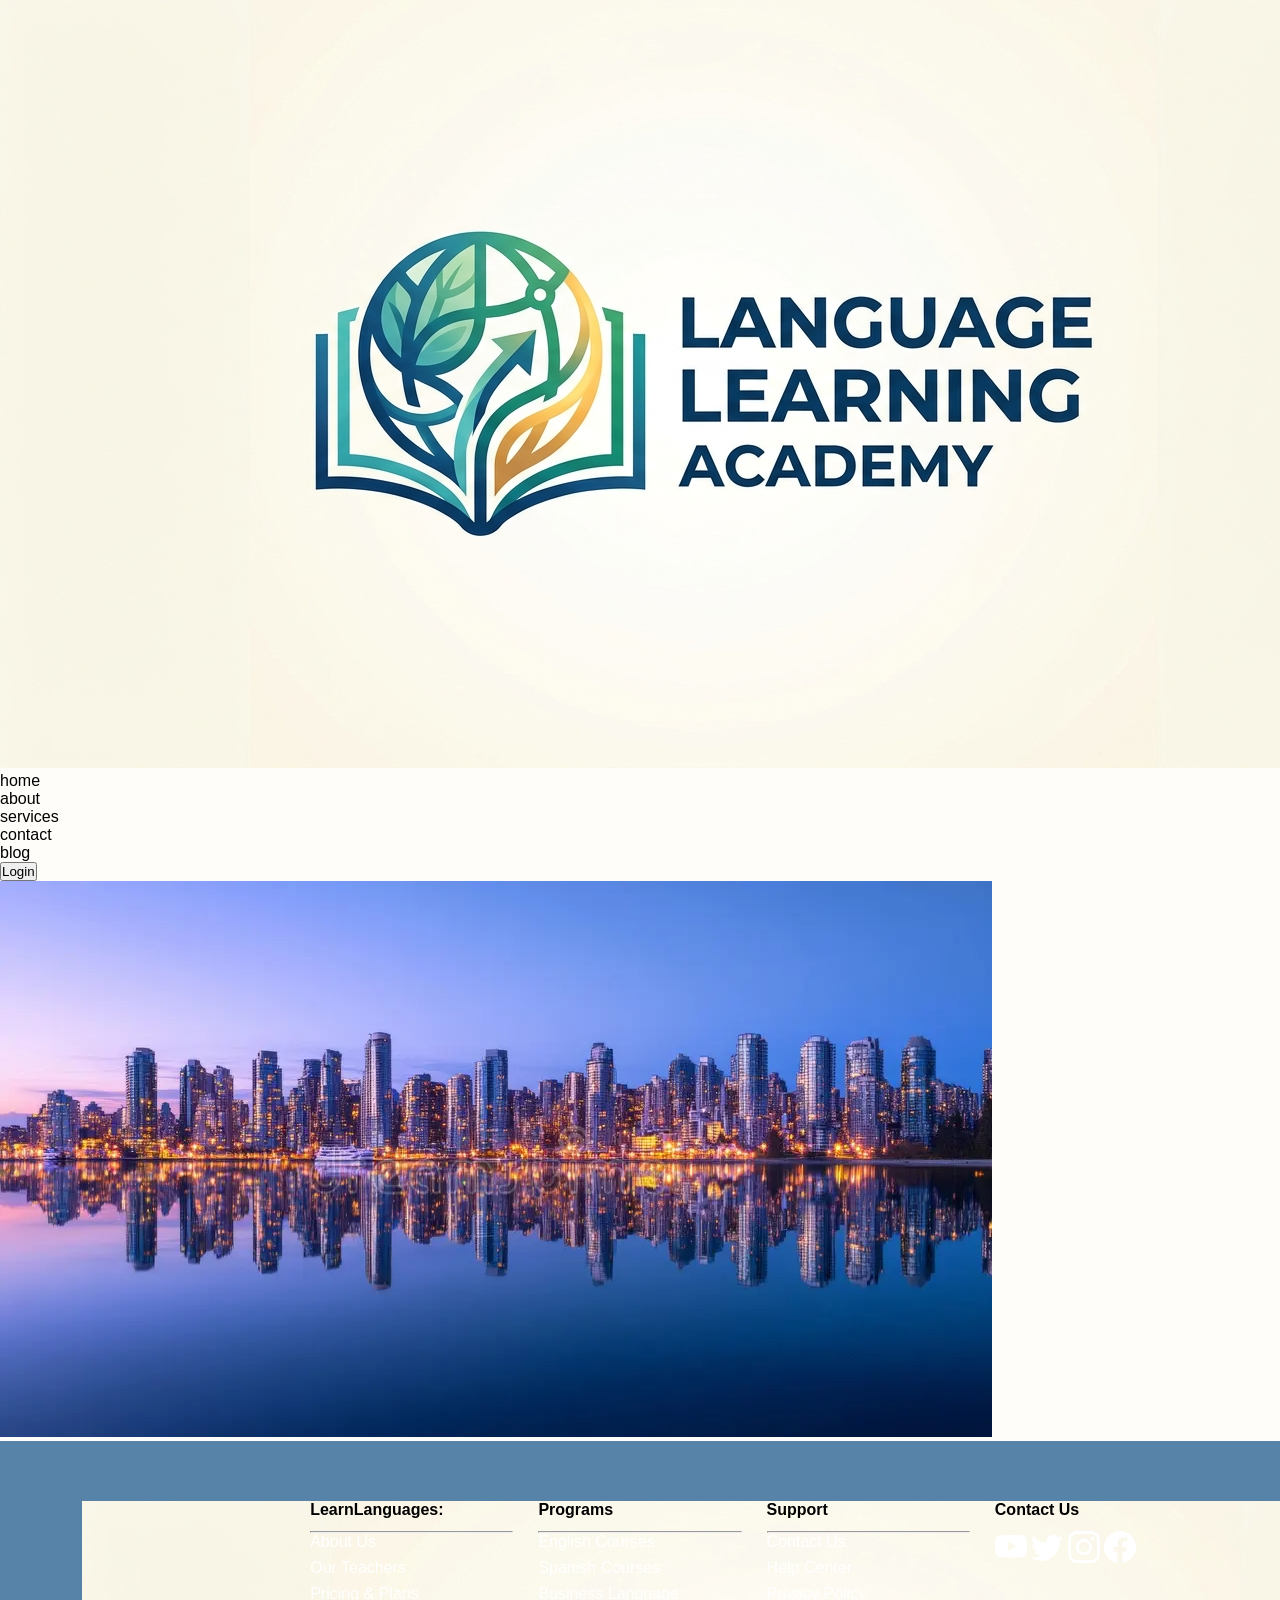
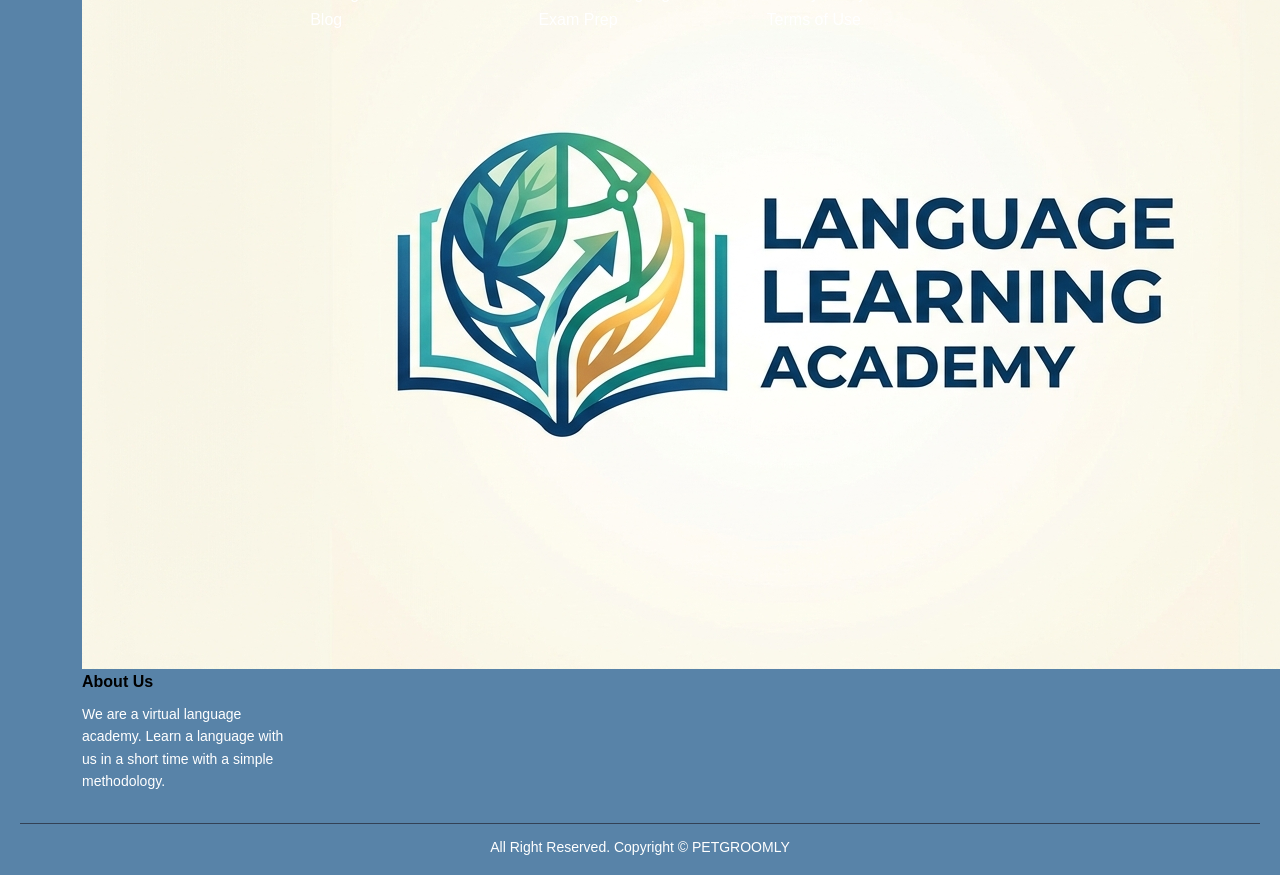
<file: learning.html>
<!DOCTYPE html>
<html lang="en">
<head>
    <meta charset="UTF-8">
    <meta name="viewport" content="width=device-width, initial-scale=1.0">
    <title>learning website</title>
    <link rel="stylesheet" href="learning.css">
</head>
<body>
    <nav class="navhead">
        <div>
            <img src="images/learning logo.png">
        </div>

        <ul class="navlinks">
           <li>home</li>
            <li>about</li>
             <li>services</li>
              <li>contact</li>
               <li>blog</li>
        </ul>

        <div class="nav-button">
           <button> Login</button>
        </div>
    </nav>

<section class="banner">
    <img src="images/banner logo.webp">
</section>


<footer class="footer">
 
    <div class="footer-container">
 
        <div class="footer-col">
           <img src="images/learning logo.png" alt="image">
            <h3>About Us</h3>
            <p>
               We are a virtual language academy. Learn a language with us in a short time with a simple methodology.
            </p>
        </div>
 
        <div class="footer-col">
            <h3>LearnLanguages:</h3>
            <hr>
            <ul>
                <li>About Us</li>
                <li>Our Teachers</li>
                <li>Pricing & Plans</li>
                <li>Blog</li>
            </ul>
        </div>
 
        <div class="footer-col">
            <h3> Programs</h3>
            <hr>
            <ul>
                <li>English Courses</li>
                <li>Spanish Courses</li>
                <li>Business Language</li>
                <li>Exam Prep</li>
            </ul>
        </div>

        <div class="footer-col">
            <h3>Support</h3>
            <hr>
            <ul>
                <li>Contact Us</li>
                <li>Help Center</li>
                <li>Privacy Policy</li>
                <li>Terms of Use</li>
            </ul>
        </div>
 
        <div class="footer-col">
            <h3>Contact Us</h3>
            <svg xmlns="http://www.w3.org/2000/svg" width="32" height="32" fill="currentColor" class="bi bi-youtube" viewBox="0 0 16 16">
  <path d="M8.051 1.999h.089c.822.003 4.987.033 6.11.335a2.01 2.01 0 0 1 1.415 1.42c.101.38.172.883.22 1.402l.01.104.022.26.008.104c.065.914.073 1.77.074 1.957v.075c-.001.194-.01 1.108-.082 2.06l-.008.105-.009.104c-.05.572-.124 1.14-.235 1.558a2.01 2.01 0 0 1-1.415 1.42c-1.16.312-5.569.334-6.18.335h-.142c-.309 0-1.587-.006-2.927-.052l-.17-.006-.087-.004-.171-.007-.171-.007c-1.11-.049-2.167-.128-2.654-.26a2.01 2.01 0 0 1-1.415-1.419c-.111-.417-.185-.986-.235-1.558L.09 9.82l-.008-.104A31 31 0 0 1 0 7.68v-.123c.002-.215.01-.958.064-1.778l.007-.103.003-.052.008-.104.022-.26.01-.104c.048-.519.119-1.023.22-1.402a2.01 2.01 0 0 1 1.415-1.42c.487-.13 1.544-.21 2.654-.26l.17-.007.172-.006.086-.003.171-.007A100 100 0 0 1 7.858 2zM6.4 5.209v4.818l4.157-2.408z"/>
</svg>
<svg xmlns="http://www.w3.org/2000/svg" width="32" height="32" fill="currentColor" class="bi bi-twitter" viewBox="0 0 16 16">
  <path d="M5.026 15c6.038 0 9.341-5.003 9.341-9.334q.002-.211-.006-.422A6.7 6.7 0 0 0 16 3.542a6.7 6.7 0 0 1-1.889.518 3.3 3.3 0 0 0 1.447-1.817 6.5 6.5 0 0 1-2.087.793A3.286 3.286 0 0 0 7.875 6.03a9.32 9.32 0 0 1-6.767-3.429 3.29 3.29 0 0 0 1.018 4.382A3.3 3.3 0 0 1 .64 6.575v.045a3.29 3.29 0 0 0 2.632 3.218 3.2 3.2 0 0 1-.865.115 3 3 0 0 1-.614-.057 3.28 3.28 0 0 0 3.067 2.277A6.6 6.6 0 0 1 .78 13.58a6 6 0 0 1-.78-.045A9.34 9.34 0 0 0 5.026 15"/>
</svg>
<svg xmlns="http://www.w3.org/2000/svg" width="32" height="32" fill="currentColor" class="bi bi-instagram" viewBox="0 0 16 16">
  <path d="M8 0C5.829 0 5.556.01 4.703.048 3.85.088 3.269.222 2.76.42a3.9 3.9 0 0 0-1.417.923A3.9 3.9 0 0 0 .42 2.76C.222 3.268.087 3.85.048 4.7.01 5.555 0 5.827 0 8.001c0 2.172.01 2.444.048 3.297.04.852.174 1.433.372 1.942.205.526.478.972.923 1.417.444.445.89.719 1.416.923.51.198 1.09.333 1.942.372C5.555 15.99 5.827 16 8 16s2.444-.01 3.298-.048c.851-.04 1.434-.174 1.943-.372a3.9 3.9 0 0 0 1.416-.923c.445-.445.718-.891.923-1.417.197-.509.332-1.09.372-1.942C15.99 10.445 16 10.173 16 8s-.01-2.445-.048-3.299c-.04-.851-.175-1.433-.372-1.941a3.9 3.9 0 0 0-.923-1.417A3.9 3.9 0 0 0 13.24.42c-.51-.198-1.092-.333-1.943-.372C10.443.01 10.172 0 7.998 0zm-.717 1.442h.718c2.136 0 2.389.007 3.232.046.78.035 1.204.166 1.486.275.373.145.64.319.92.599s.453.546.598.92c.11.281.24.705.275 1.485.039.843.047 1.096.047 3.231s-.008 2.389-.047 3.232c-.035.78-.166 1.203-.275 1.485a2.5 2.5 0 0 1-.599.919c-.28.28-.546.453-.92.598-.28.11-.704.24-1.485.276-.843.038-1.096.047-3.232.047s-2.39-.009-3.233-.047c-.78-.036-1.203-.166-1.485-.276a2.5 2.5 0 0 1-.92-.598 2.5 2.5 0 0 1-.6-.92c-.109-.281-.24-.705-.275-1.485-.038-.843-.046-1.096-.046-3.233s.008-2.388.046-3.231c.036-.78.166-1.204.276-1.486.145-.373.319-.64.599-.92s.546-.453.92-.598c.282-.11.705-.24 1.485-.276.738-.034 1.024-.044 2.515-.045zm4.988 1.328a.96.96 0 1 0 0 1.92.96.96 0 0 0 0-1.92m-4.27 1.122a4.109 4.109 0 1 0 0 8.217 4.109 4.109 0 0 0 0-8.217m0 1.441a2.667 2.667 0 1 1 0 5.334 2.667 2.667 0 0 1 0-5.334"/>
</svg>
<svg xmlns="http://www.w3.org/2000/svg" width="32" height="32" fill="currentColor" class="bi bi-facebook" viewBox="0 0 16 16">
  <path d="M16 8.049c0-4.446-3.582-8.05-8-8.05C3.58 0-.002 3.603-.002 8.05c0 4.017 2.926 7.347 6.75 7.951v-5.625h-2.03V8.05H6.75V6.275c0-2.017 1.195-3.131 3.022-3.131.876 0 1.791.157 1.791.157v1.98h-1.009c-.993 0-1.303.621-1.303 1.258v1.51h2.218l-.354 2.326H9.25V16c3.824-.604 6.75-3.934 6.75-7.951"/>
</svg>
        </div>
 
    </div>
 
    <div class="footer-bottom">
        <p>All Right Reserved. Copyright © PETGROOMLY</p>
    </div>
 
</footer>
</body>
</html>
</file>
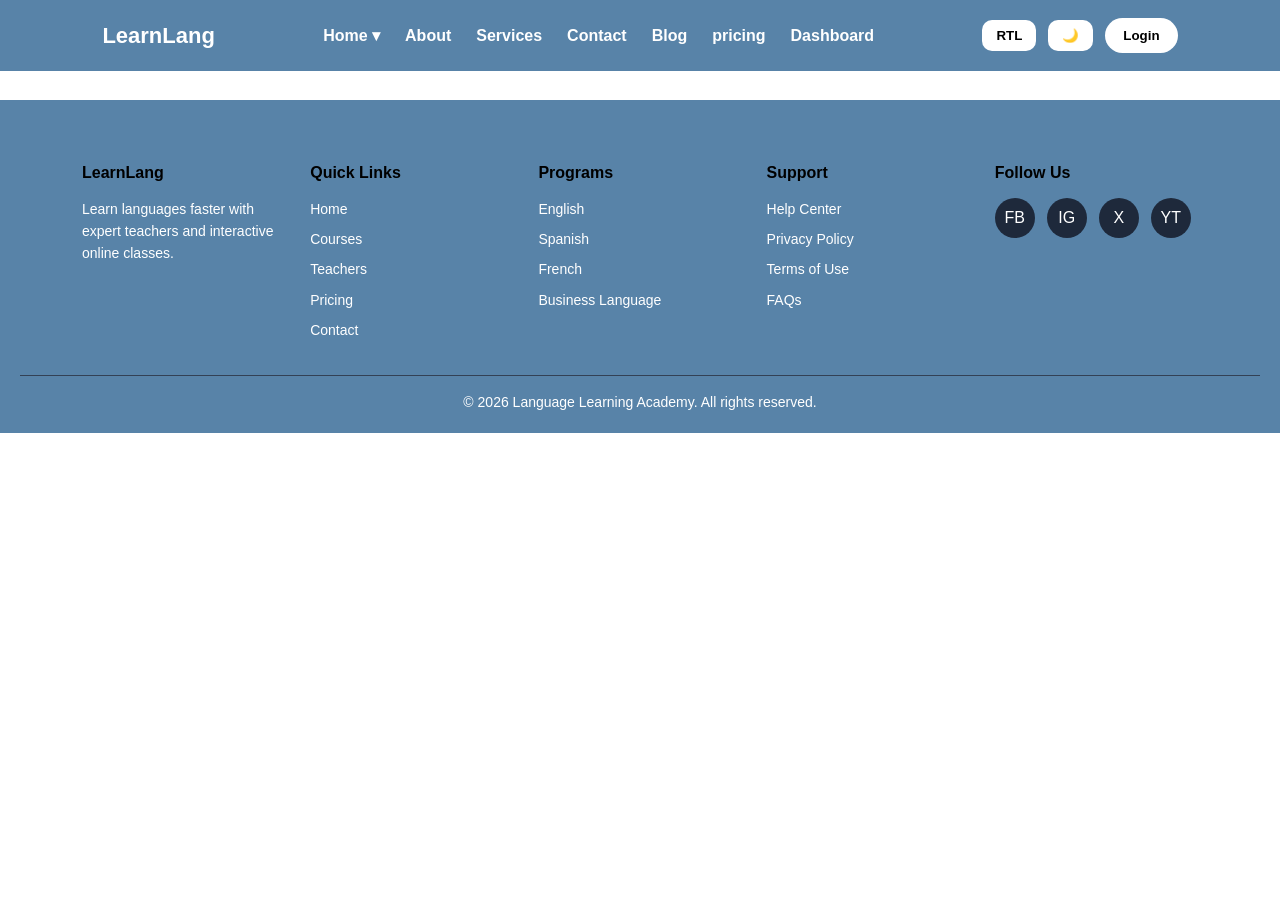
<file: pricing.html>
<!DOCTYPE html>
<html lang="en">
<head>
    <meta charset="UTF-8">
    <meta name="viewport" content="width=device-width, initial-scale=1.0">
    <title>Header & Footer</title>
    <link rel="stylesheet" href="pricing.css">
</head>

<body>
<header>
    <nav class="navbar">

        <a href="index.html" class="logo">
            <span style="color:white;"><b>LearnLang</b></span>
        </a>

        <ul class="nav-links">

            <li class="dropdown">
                <a href="index.html">Home ▾</a>
                <ul class="dropdown-menu">
                    <li><a href="index.html">Home 1</a></li>
                    <li><a href="home1.html">Home 2</a></li>
                </ul>
            </li>

            <li><a href="about.html">About</a></li>
            <li><a href="services.html">Services</a></li>
            <li><a href="contact.html">Contact</a></li>
            <li><a href="blog.html">Blog</a></li>
            <li><a href="pricing.css">pricing</a></li>
            <li><a href="dashboard.html">Dashboard</a></li>

        </ul>


        <div class="right-section">

            <button id="rtl-toggle" class="icon-btn">RTL</button>

            <button id="theme-toggle" class="icon-btn">🌙</button>

            <button class="btn secondary-btn"
                onclick="document.location='login.html'">
                Login
            </button>

        </div>

    </nav>
</header>

<footer class="footer">

    <div class="footer-container">

        <div class="footer-col">
            <h3>LearnLang</h3>
            <p>Learn languages faster with expert teachers and interactive online classes.</p>
        </div>

        <div class="footer-col">
            <h3>Quick Links</h3>
            <ul>
                <li>Home</li>
                <li>Courses</li>
                <li>Teachers</li>
                <li>Pricing</li>
                <li>Contact</li>
            </ul>
        </div>

        <div class="footer-col">
            <h3>Programs</h3>
            <ul>
                <li>English</li>
                <li>Spanish</li>
                <li>French</li>
                <li>Business Language</li>
            </ul>
        </div>

        <div class="footer-col">
            <h3>Support</h3>
            <ul>
                <li>Help Center</li>
                <li>Privacy Policy</li>
                <li>Terms of Use</li>
                <li>FAQs</li>
            </ul>
        </div>

        <div class="footer-col">
            <h3>Follow Us</h3>

            <div class="social-icons">
                <a href="#" class="icon facebook">FB</a>
                <a href="#" class="icon instagram">IG</a>
                <a href="#" class="icon twitter">X</a>
                <a href="#" class="icon youtube">YT</a>
            </div>

        </div>

    </div>

    <div class="footer-bottom">
        <p>© 2026 Language Learning Academy. All rights reserved.</p>
    </div>

</footer>

<script>
    const themeToggle = document.getElementById("theme-toggle");

    themeToggle.addEventListener("click", () => {
        document.body.classList.toggle("dark-mode");

        if (document.body.classList.contains("dark-mode")) {
            themeToggle.innerHTML = "☀️";
        } else {
            themeToggle.innerHTML = "🌙";
        }
    });

    const rtlToggle = document.getElementById("rtl-toggle");

    rtlToggle.addEventListener("click", () => {
        if (document.body.getAttribute("dir") === "rtl") {
            document.body.setAttribute("dir", "ltr");
        } else {
            document.body.setAttribute("dir", "rtl");
        }
    });
</script>

</body>
</html>
</file>
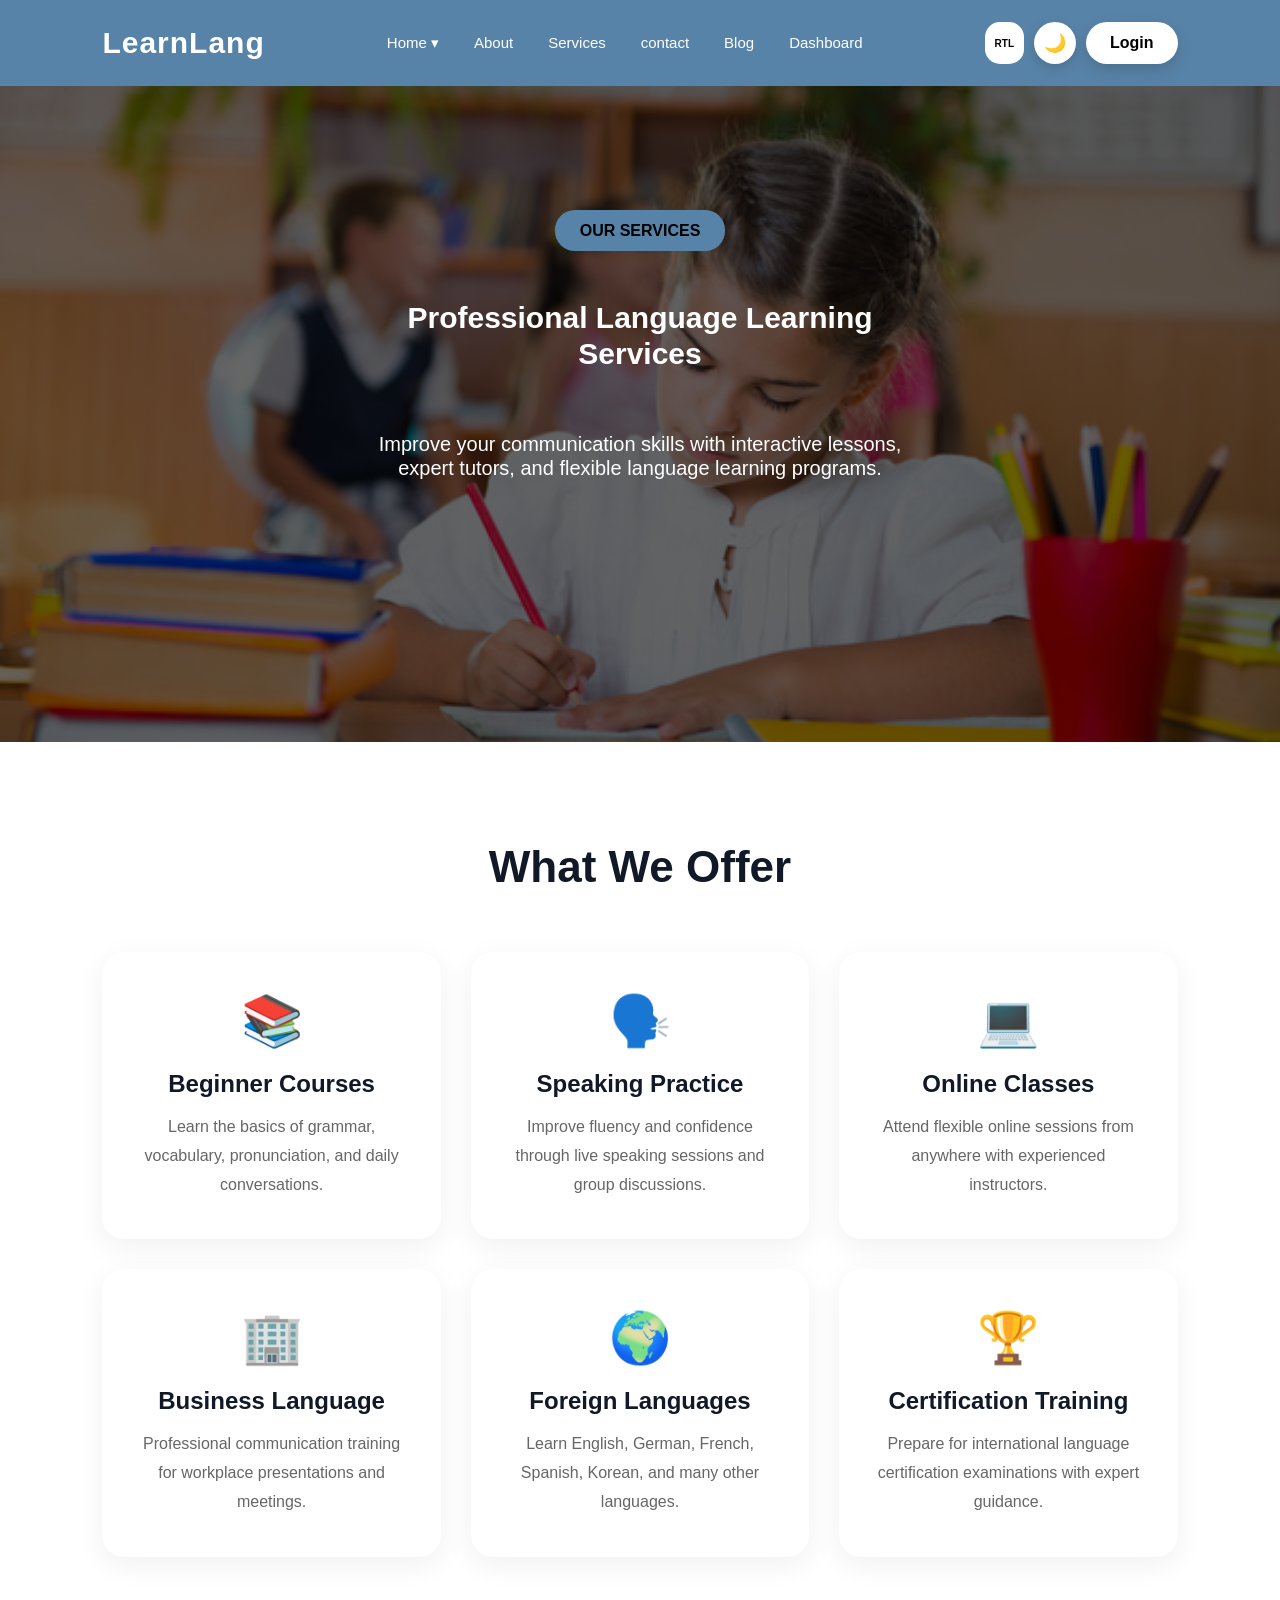
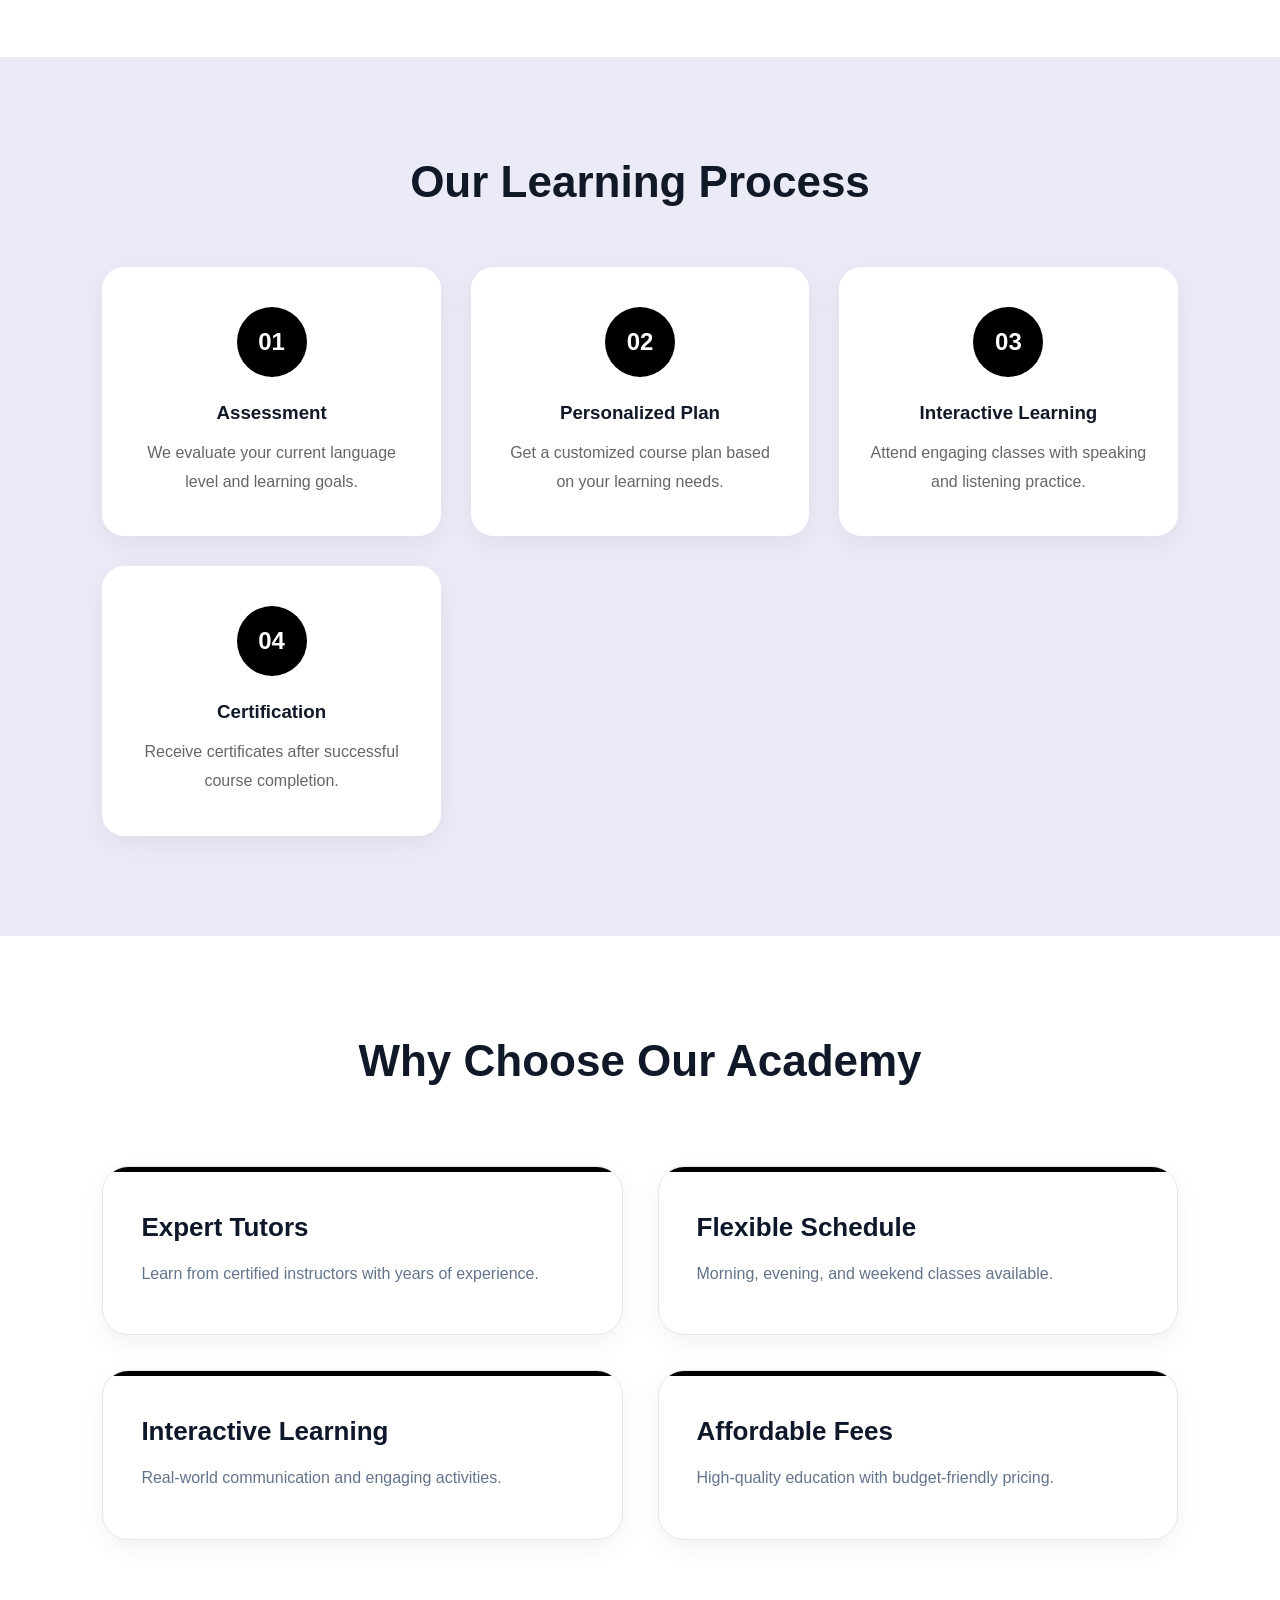
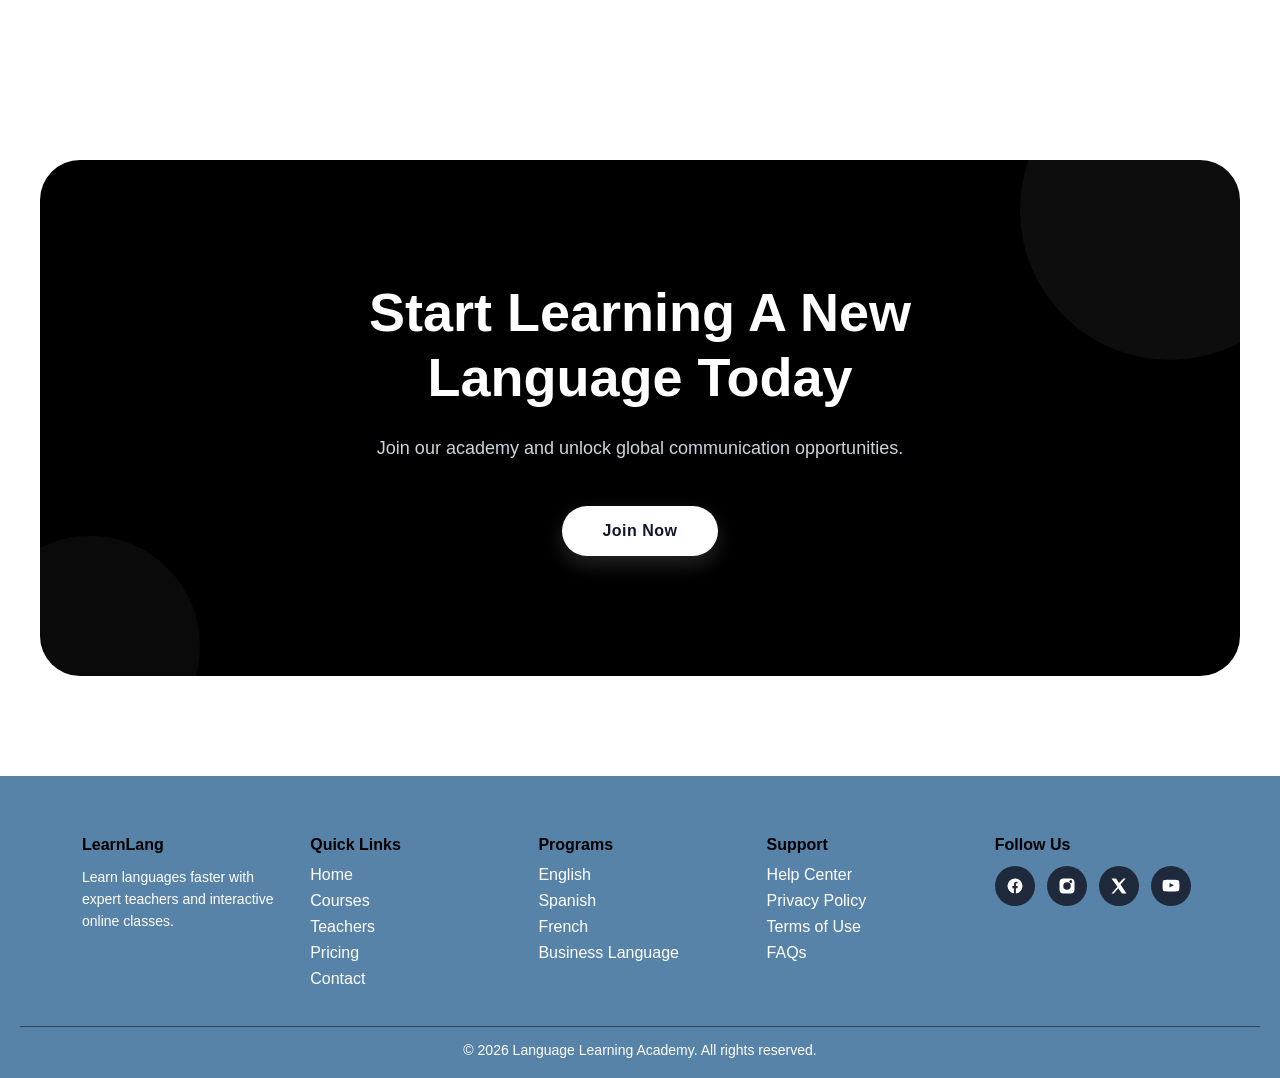
<file: services.html>
<!DOCTYPE html>
<html lang="en">
<head>
    <meta charset="UTF-8">
    <meta name="viewport" content="width=device-width, initial-scale=1.0">
    <title>Language Learning Academy</title>
    <link rel="stylesheet" href="services.css">
</head>

<body>
<header>
<nav class="navbar">
<a style="text-decoration: none;" href="index.html" class="logo"><span style="color: white;"><b>LearnLang</b></span></a>
<ul class="nav-links">
<li class="dropdown">
<a href="index.html">Home ▾</a>
<ul class="dropdown-menu">
<li><a href="index.html">Home 1</a></li>
<li><a href="home1.html">Home 2</a></li>
</ul>
</li>
<li><a href="about.html">About</a></li>
<li><a href="services.html">Services</a></li>
<li><a href="contact.html">contact</a></li>
<li><a href="blog.html">Blog</a></li>
<li><a href="dashboard.html">Dashboard</a></li>
</ul>
<div class="nn">
<button id="rtl-toggle" class="icon-btn">
    RTL
</button>
<button id="theme-toggle" class="icon-btn">
<div class="menu-toggle">🌙</div>
<div class="button-group">
<div class="right-section">
<button class="btn secondary-btn" onclick="document.location='login.html'">
            Login
</button>
</div>
</div>
</div>
</nav>
</header>     
        <!-- ACTION BUTTONS -->
        <div class="nav-actions">
            <button id="theme-toggle">🌙</button>
            <button class="login-btn">Login</button>
        </div>

    </div>
</header>
   

<main>

    <section class="services-hero">

        <div class="services-hero-content">

            <span class="services-tag">
                OUR SERVICES
            </span>

            <h1>
                Professional Language Learning Services
            </h1>

            <p>
                Improve your communication skills with interactive lessons,
                expert tutors, and flexible language learning programs.
            </p>
            
        </div>

    </section>

    <section class="services-section">

        <div class="section-title">
            <h2>What We Offer</h2>
        </div>

        <div class="services-grid">

            <div class="service-card">

                <div class="service-icon">📚</div>

                <h3>Beginner Courses</h3>

                <p>
                    Learn the basics of grammar, vocabulary, pronunciation,
                    and daily conversations.
                </p>

            </div>

            <div class="service-card">

                <div class="service-icon">🗣️</div>

                <h3>Speaking Practice</h3>

                <p>
                    Improve fluency and confidence through live speaking
                    sessions and group discussions.
                </p>

            </div>

            <div class="service-card">

                <div class="service-icon">💻</div>

                <h3>Online Classes</h3>

                <p>
                    Attend flexible online sessions from anywhere with
                    experienced instructors.
                </p>

            </div>

            <div class="service-card">

                <div class="service-icon">🏢</div>

                <h3>Business Language</h3>

                <p>
                    Professional communication training for workplace
                    presentations and meetings.
                </p>

            </div>

            <div class="service-card">

                <div class="service-icon">🌍</div>

                <h3>Foreign Languages</h3>

                <p>
                    Learn English, German, French, Spanish, Korean,
                    and many other languages.
                </p>

            </div>

            <div class="service-card">

                <div class="service-icon">🏆</div>

                <h3>Certification Training</h3>

                <p>
                    Prepare for international language certification
                    examinations with expert guidance.
                </p>

            </div>

        </div>

    </section>

    <!-- LEARNING PROCESS -->

    <section class="process-section">

        <div class="section-title">
            <h2>Our Learning Process</h2>
        </div>

        <div class="process-grid">

            <div class="process-card">

                <span>01</span>

                <h3>Assessment</h3>

                <p>
                    We evaluate your current language level and learning goals.
                </p>

            </div>

            <div class="process-card">

                <span>02</span>

                <h3>Personalized Plan</h3>

                <p>
                    Get a customized course plan based on your learning needs.
                </p>

            </div>

            <div class="process-card">

                <span>03</span>

                <h3>Interactive Learning</h3>

                <p>
                    Attend engaging classes with speaking and listening practice.
                </p>

            </div>

            <div class="process-card">

                <span>04</span>

                <h3>Certification</h3>

                <p>
                    Receive certificates after successful course completion.
                </p>

            </div>

        </div>

    </section>

    <!-- WHY CHOOSE US -->

    <section class="why-services">

        <div class="section-title">
            <h2>Why Choose Our Academy</h2>
        </div>

        <div class="why-grid">

            <div class="why-box">
                <h3>Expert Tutors</h3>

                <p>
                    Learn from certified instructors with years of experience.
                </p>
            </div>

            <div class="why-box">
                <h3>Flexible Schedule</h3>

                <p>
                    Morning, evening, and weekend classes available.
                </p>
            </div>

            <div class="why-box">
                <h3>Interactive Learning</h3>

                <p>
                    Real-world communication and engaging activities.
                </p>
            </div>

            <div class="why-box">
                <h3>Affordable Fees</h3>

                <p>
                    High-quality education with budget-friendly pricing.
                </p>
            </div>

        </div>

    </section>

    <!-- CTA SECTION -->

    <section class="services-cta">

        <div class="cta-container">

            <h2>
                Start Learning A New Language Today
            </h2>

            <p>
                Join our academy and unlock global communication opportunities.
            </p>

            <a href="#" class="services-btn">
                Join Now
            </a>

        </div>

    </section>

</main>

<footer class="footer">

    <div class="footer-container">

        <!-- ABOUT -->
        <div class="footer-col">
            <h3>LearnLang</h3>
            <p>
                Learn languages faster with expert teachers and interactive online classes.
            </p>
        </div>

        <!-- QUICK LINKS -->
        <div class="footer-col">
            <h3>Quick Links</h3>
            <ul>
                <li>Home</li>
                <li>Courses</li>
                <li>Teachers</li>
                <li>Pricing</li>
                <li>Contact</li>
            </ul>
        </div>

        <!-- PROGRAMS -->
        <div class="footer-col">
            <h3>Programs</h3>
            <ul>
                <li>English</li>
                <li>Spanish</li>
                <li>French</li>
                <li>Business Language</li>
            </ul>
        </div>

        <!-- SUPPORT -->
        <div class="footer-col">
            <h3>Support</h3>
            <ul>
                <li>Help Center</li>
                <li>Privacy Policy</li>
                <li>Terms of Use</li>
                <li>FAQs</li>
            </ul>
        </div>

        <!-- FOLLOW US -->
        <div class="footer-col">
            <h3>Follow Us</h3>

            <div class="social-icons">

                <!-- Facebook -->
                <a href="#" class="icon facebook">
                    <svg viewBox="0 0 24 24">
                        <path d="M22 12a10 10 0 1 0-11.5 9.9v-7h-2v-3h2v-2.3c0-2.1 1.3-3.3 3.2-3.3.9 0 1.8.1 1.8.1v2h-1c-1 0-1.3.6-1.3 1.3V12h2.5l-.4 3h-2.1v7A10 10 0 0 0 22 12z"/>
                    </svg>
                </a>

                <!-- Instagram -->
                <a href="#" class="icon instagram">
                    <svg viewBox="0 0 24 24">
                        <path d="M7 2C4 2 2 4 2 7v10c0 3 2 5 5 5h10c3 0 5-2 5-5V7c0-3-2-5-5-5H7zm10 2a2 2 0 1 1 0 4 2 2 0 0 1 0-4zm-5 3a5 5 0 1 1 0 10 5 5 0 0 1 0-10z"/>
                    </svg>
                </a>

                <!-- Twitter / X -->
                <a href="#" class="icon twitter">
                    <svg viewBox="0 0 24 24">
                        <path d="M18 2h3l-7 8 8 12h-6l-5-7-6 7H2l8-9L2 2h6l4 6 6-6z"/>
                    </svg>
                </a>

                <!-- YouTube -->
                <a href="#" class="icon youtube">
                    <svg viewBox="0 0 24 24">
                        <path d="M23 7s-.2-1.6-.8-2.2c-.7-.8-1.5-.8-1.9-.9C17.4 3.6 12 3.6 12 3.6h-.1s-5.4 0-8.3.3c-.4.1-1.2.1-1.9.9C1.2 5.4 1 7 1 7S.8 8.9.8 10.7v1.6C.8 14.1 1 16 1 16s.2 1.6.8 2.2c.7.8 1.7.8 2.1.9 1.5.1 6.2.3 8.1.3 0 0 5.4 0 8.3-.3.4-.1 1.2-.1 1.9-.9.6-.6.8-2.2.8-2.2s.2-1.9.2-3.7v-1.6C23.2 8.9 23 7 23 7zM10 14V8l6 3-6 3z"/>
                    </svg>
                </a>

            </div>
        </div>

    </div>

    <!-- BOTTOM -->
    <div class="footer-bottom">
        <p>© 2026 Language Learning Academy. All rights reserved.</p>
    </div>

</footer>

<script>
 
  const themeToggle = document.getElementById("theme-toggle");
 
  themeToggle.addEventListener("click", () => {
 
    document.body.classList.toggle("dark-mode");
 
    if(document.body.classList.contains("dark-mode")){
      themeToggle.innerHTML = "☀️";
    }
    else{
      themeToggle.innerHTML = "🌙";
    }
 
  });
 
  const rtlToggle = document.getElementById("rtl-toggle");
 
  rtlToggle.addEventListener("click", () => {
 
    if(document.body.getAttribute("dir") === "rtl"){
 
      document.body.setAttribute("dir", "ltr");
 
    }
    else{
 
      document.body.setAttribute("dir", "rtl");
 
    }
 
  });
 
</script>
</file>
<file: learning.css>
.hero {
    background-image: url("images/header_English-Language-Learning-Academy.jpg");
    background-repeat: no-repeat;
    background-size: cover;
    height: 700px;
    color: white;
    padding: 200px;
    text-align: center;
    margin-top: 0px;
}

.hero-content h1 {
    font-size: 40px;
    margin-bottom: 30px;
    padding: 30px;
    font-weight: bold;

}

.hero-content p {
    max-width: 700px;
    margin: auto;
    font-size: 18px;
    font-weight: bold;

}

.primary-btn {
    margin-top: 20px;
    padding: 12px 25px;
    border: none;
    border-radius: 20px;
    background: #5883a8;
    color: black;
    font-weight: bold;
    cursor: pointer;
    transition: 0.3s;
    font-weight: bold;
}

.primary-btn:hover {
    transform: scale(1.05);
}

.features {
    padding: 80px 8%;
    background-color: #f8fafc;
}

.features h2 {
    text-align: center;
    font-size: 42px;
    color: black;
    margin-bottom: 50px;
    font-weight: 800;
}

.feature-grid {
    display: grid;
    grid-template-columns: repeat(2, 1fr);
    gap: 30px;
}

.feature-card {
    background-color: #ffffff;
    padding: 35px;
    border-radius: 18px;
    box-shadow: 0 8px 20px rgba(0, 0, 0, 0.08);
    transition: 0.4s ease;
    border-left: 6px solid black;
}

.feature-card:hover {
    transform: translateY(-8px);
    box-shadow: 0 12px 28px rgba(0, 0, 0, 0.12);
}

.feature-card h3 {
    font-size: 24px;
    color: black;
    margin-bottom: 15px;
    font-weight: 700;
}

.feature-card p {
    color: black;
    font-size: 16px;
    line-height: 1.8;
}


@media(max-width:768px) {

    .feature-grid {
        grid-template-columns: 1fr;
    }

    .features h2 {
        font-size: 34px;
    }
}

.about {
    display: flex;
    align-items: center;
    justify-content: space-between;
    gap: 60px;
    padding: 90px 8%;
    background: linear-gradient(to right, #f8fafc, #eef4ff);
    flex-wrap: wrap;
}


.about-text {
    flex: 1;
    min-width: 320px;
}

.about-text h2 {
    font-size: 46px;
    color: black;
    margin-bottom: 25px;
    font-weight: 800;
    line-height: 1.3;
    position: relative;
}

.about-text h2::after {
    content: "";
    width: 90px;
    height: 5px;
    background-color: black;
    position: absolute;
    left: 0;
    bottom: -12px;
    border-radius: 10px;
}

.about-text p {
    margin-top: 35px;
    color: black;
    font-size: 18px;
    line-height: 2;
    letter-spacing: 0.3px;
}


.about-image img {
    width: 100%;
    max-width: 450px;
    border-radius: 12px;
}

.skills {
    padding: 80px 10%;
    background: linear-gradient(135deg, #0f172a, #1e293b);
    color: #fff;
    text-align: center;
    font-family: 'Poppins', sans-serif;
}

.skills h2 {
    font-size: 2.8rem;
    margin-bottom: 50px;
    position: relative;
    display: inline-block;
    font-weight: 700;
    letter-spacing: 1px;
}

.skills h2::after {
    content: "";
    width: 70%;
    height: 4px;
    background: linear-gradient(to right, #38bdf8, #8b5cf6);
    position: absolute;
    left: 15%;
    bottom: -10px;
    border-radius: 10px;
}

.skill-grid {
    display: grid;
    grid-template-columns: repeat(auto-fit, minmax(240px, 1fr));
    gap: 30px;
}

.skill-card {
    background: rgba(255, 255, 255, 0.08);
    border: 1px solid rgba(255, 255, 255, 0.1);
    backdrop-filter: blur(12px);
    border-radius: 22px;
    padding: 35px 25px;
    transition: all 0.4s ease;
    position: relative;
    overflow: hidden;
    cursor: pointer;
    box-shadow: 0 10px 25px rgba(0, 0, 0, 0.25);
}

.skill-card::before {
    content: "";
    position: absolute;
    width: 180px;
    height: 180px;
    background: radial-gradient(circle, rgba(56, 189, 248, 0.25), transparent 70%);
    top: -50px;
    right: -50px;
    transition: 0.5s;
}

.skill-card:hover::before {
    transform: scale(1.3);
}

.skill-card:hover {
    transform: translateY(-12px) scale(1.03);
    border-color: rgba(56, 189, 248, 0.6);
    box-shadow: 0 15px 35px rgba(56, 189, 248, 0.25);
}

.skill-card h3 {
    font-size: 1.5rem;
    margin-bottom: 15px;
    color: #38bdf8;
    position: relative;
    z-index: 2;
}

.skill-card p {
    font-size: 1rem;
    line-height: 1.7;
    color: #e2e8f0;
    position: relative;
    z-index: 2;
}

@media (max-width: 768px) {
    .skills {
        padding: 60px 6%;
    }

    .skills h2 {
        font-size: 2.2rem;
    }

    .skill-card {
        padding: 28px 20px;
    }
}

.newsletter {
    padding: 90px 10%;
    text-align: center;
    position: relative;
    overflow: hidden;
    font-family: 'Poppins', sans-serif;
}

.newsletter h2 {
    font-size: 2.8rem;
    color: #111827;
    margin-bottom: 40px;
    position: relative;
    font-weight: 700;
    letter-spacing: 1px;
}


.newsletter h2::after {
    content: "";
    width: 90px;
    height: 4px;
    background: linear-gradient(to right, #38bdf8, #8b5cf6);
    display: block;
    margin: 12px auto 0;
    border-radius: 20px;
}

.newsletter-form {
    display: flex;
    justify-content: center;
    align-items: center;
    gap: 15px;
    max-width: 750px;
    margin: auto;
    flex-wrap: wrap;
}

.newsletter-form input {
    flex: 1;
    min-width: 260px;
    padding: 18px 24px;
    border-radius: 50px;
    border: 2px solid transparent;
    outline: none;
    font-size: 1rem;
    background: #ffffff;
    color: #111827;
    box-shadow: 0 8px 20px rgba(0, 0, 0, 0.08);
    transition: all 0.3s ease;
}

.newsletter-form input::placeholder {
    color: #6b7280;
}

.newsletter-form input:focus {
    border-color: #38bdf8;
    box-shadow: 0 0 15px rgba(56, 189, 248, 0.3);
}

.newsletter-form button {
    padding: 18px 35px;
    border: none;
    border-radius: 50px;
    background: linear-gradient(135deg, #38bdf8, #8b5cf6);
    color: #fff;
    font-size: 1rem;
    font-weight: 600;
    cursor: pointer;
    transition: all 0.35s ease;
    box-shadow: 0 8px 18px rgba(56, 189, 248, 0.25);
}

.newsletter-form button:hover {
    transform: translateY(-4px);
    box-shadow: 0 12px 25px rgba(139, 92, 246, 0.35);
}

@media (max-width: 768px) {
    .newsletter {
        padding: 70px 6%;
    }

    .newsletter h2 {
        font-size: 2.2rem;
    }

    .newsletter-form {
        flex-direction: column;
    }

    .newsletter-form input,
    .newsletter-form button {
        width: 100%;
    }
}

.footer {
    background:#5883a8;
    color: white;
    padding: 60px 20px 20px;
}
 
/* GRID */
.footer-container {
    width: 90%;
    max-width: 1200px;
    margin: auto;
    display: grid;
    grid-template-columns: repeat(auto-fit, minmax(180px, 1fr));
    gap: 25px;
}
 
/* COLUMN TEXT */
.footer-col h3 {
    margin-bottom: 12px;
    font-size: 16px;
    color: black;
}
 
.footer-col p {
    color: white;
    font-size: 14px;
    line-height: 1.6;
}
 
.footer-col ul {
    list-style: none;
    padding: 0;
}
 
.footer-col ul li {
    margin-bottom: 8px;
    color: white;
    cursor: pointer;
    transition: 0.3s;
}
 
.footer-col ul li:hover {
    color: black;
}
 
/* SOCIAL ICONS */
.social-icons {
    display: flex;
    gap: 12px;
    margin-top: 10px;
}
 
.social-icons .icon {
    width: 40px;
    height: 40px;
    display: flex;
    align-items: center;
    justify-content: center;
    border-radius: 50%;
    background: #1e293b;
    transition: 0.3s;
}
 
.social-icons .icon svg {
    width: 18px;
    height: 18px;
    fill: white;
}
 
.social-icons .icon:hover {
    transform: translateY(-4px);
}
 
/* BRAND COLORS ON HOVER */
.facebook:hover { background: #1877f2; }
.instagram:hover { background: #e1306c; }
.twitter:hover { background: #1da1f2; }
.youtube:hover { background: #ff0000; }
 
/* BOTTOM */
.footer-bottom {
    text-align: center;
    margin-top: 30px;
    border-top: 1px solid #334155;
    padding-top: 15px;
    font-size: 14px;
    color: white;
}
 
 
.dark-mode {
    background: black;
    color: white;
}

.dark-mode .header {
    background: white;
}

.dark-mode .feature-card,
.dark-mode .skill-card {
    background: black;
    color: white;
}

.dark-mode .newsletter {
    background: white;
    color: black;
}


* {
    margin: 0;
    padding: 0;
    box-sizing: border-box;
    scroll-behavior: smooth;
}

body {
    font-family: 'Poppins', sans-serif;
    background: #fffdf9;
    color: black;
    overflow-x: hidden;
}

:root {
    --primary: black;
    ;
    --secondary: #fff5ef;
    --cream: #fffaf5;
    --dark: black;
    --light: #666;
    --white: #fff;
    --shadow: 0 10px 35px rgba(0, 0, 0, 0.08);
}

header {
    height: 60px;
}

.container {
    width: 90%;
    max-width: 1300px;
    margin: auto;
}

body.dark-mode {
    background: white;
    color: black;
}

body.dark-mode header {
    background: black;
}

body.dark-mode nav a {
    color: lightgoldenrodyellow;
}

body.dark-mode .icon-btn {
    background: #374151;
    color: lightgoldenrodyellow;
}

.icon-btn {
    width: 22%;
    padding: 10px;
    border: none;
    background: white;
    color: black;
    font-size: 10px;
    font-weight: bold;
    border-radius: 15px;
    cursor: pointer;
    transition: 0.3s;
}

.icon-btn:hover {
    background: white;
    transform: scale(1.03);
}

body.dark-mode .logo {
    color: lightgoldenrodyellow;
}

body.dark-mode .login {
    color: lightgoldenrodyellow;
}

body.dark-mode .hero,
body.dark-mode .services,
body.dark-mode .why-us,
body.dark-mode .contact {
    background: black;
    color: lightgoldenrodyellow;
}

body.dark-mode .service-card,
body.dark-mode .feature-box,
body.dark-mode .testimonial-card {
background: #1f2937;
color: lightgoldenrodyellow;
}

.logo span {
    color: var(--primary);
}

.logo {
    font-size: 18px;
    font-weight: 700;
    color: var(--dark);
}

.logo span {
    font-size: 27px;
    font-weight: bold;
    color: black;
}

.navbar {
    position: fixed;
    top: 0;
    left: 0;
    width: 100%;
    display: flex;
    justify-content: space-between;
    align-items: center;
    padding: 22px 8%;
    z-index: 1000;
    background: #5883a8;
    backdrop-filter: blur(10px);
    transition: 0.35s ease;
    text-decoration: none;
}

.navbar.scrolled {
    background: rgba(17, 17, 17, 0.92);
    box-shadow: 0 10px 30px rgba(0, 0, 0, 0.18);
}


.logo span {
    color: var(--primary);
}

.nav-links {
    display: flex;
    gap: 35px;
    align-items: center;
    list-style: none;
}

.nav-links a {
    color: #ffffff;
    font-size: 15px;
    transition: 0.3s;
    list-style: none;
}

.nav-links a:hover {
    color: var(--primary);
}

.nav-actions {
    display: flex;
    align-items: center;
    gap: 14px;
}

.dropdown-menu {
    position: absolute;
    top: 70px;
    left: 320px;
    width: 190px;

    background: rgba(17, 17, 17, 0.96);
    backdrop-filter: blur(12px);

    border-radius: 16px;
    padding: 10px 0;

    opacity: 0;
    visibility: hidden;
    transform: translateY(10px);

    transition: 0.35s ease;
    box-shadow: 0 15px 35px rgba(0, 0, 0, 0.2);
}

.dropdown-menu a {
    display: block;
    padding: 13px 20px;

}

.dropdown-menu a:hover {
    background: rgba(255, 255, 255, 0.08);
    padding-left: 28px;

}

.dropdown:hover .dropdown-menu {
    opacity: 1;
    visibility: visible;
    transform: translateY(0);
    list-style: none;
}

.right-section {
    display: flex;
    align-items: center;
    gap: 14px;
}

nav a {
    text-decoration: none;
    color: white;
    position: relative;
}

nav a::after {
    content: "";
    position: absolute;
    left: 0;
    bottom: -3px;
    width: 0;
    height: 2px;
    background: rgb(92, 85, 85);
    transition: width 0.3s ease;
}

nav a:hover::after {
    width: 100%;
}

.nn {
    display: flex;
    justify-content: space-between;
    gap: 10px;
}

#theme-toggle {
    width: 42px;
    height: 42px;
    border-radius: 10px;
    border: none;
    cursor: pointer;

    display: flex;
    align-items: center;
    justify-content: center;

    font-size: 15px;

    background: #ffffff;
    box-shadow: 0 4px 12px rgba(0, 0, 0, 0.15);

    transition: 0.3s ease;
}


#theme-toggle:hover {
    transform: scale(1.1);
    background: #f1f5ff;
}

#theme-toggle:active {
    transform: scale(0.95);
}

.btn.secondary-btn {
    padding: 12px 24px;
    font-size: 16px;
    font-weight: 600;

    border: none;
    border-radius: 30px;

    background: black;
    color: white;

    cursor: pointer;

    box-shadow: 0 6px 15px rgba(0, 0, 0, 0.15);

    transition: 0.3s ease;
}


.btn.secondary-btn:hover {
    background: black;
    transform: translateY(-2px);
}

.btn.secondary-btn:active {
    transform: scale(0.96);
}

@media (max-width: 480px) {

    .hero {
        height: auto;
        padding: 120px 20px;
        background-position: center;
    }

    .hero-content h1 {
        font-size: 26px;
        padding: 10px;
    }

    .hero-content p {
        font-size: 14px;
    }

    .feature-grid {
        grid-template-columns: 1fr;
    }

    .about {
        flex-direction: column;
        text-align: center;
        gap: 30px;
    }

    .about-text h2 {
        font-size: 28px;
    }

    .newsletter h2 {
        font-size: 22px;
    }

    .nav-links {
        display: none;
        /* optional mobile menu */
    }
}

@media (max-width: 768px) {

    .hero {
        height: auto;
        padding: 140px 25px;
    }

    .hero-content h1 {
        font-size: 32px;
    }

    .feature-grid {
        grid-template-columns: 1fr;
    }

    .about {
        flex-direction: column;
        text-align: center;
    }

    .about-text h2 {
        font-size: 34px;
    }

    .skills {
        padding: 60px 6%;
    }

    .newsletter-form {
        flex-direction: column;
    }

    .newsletter-form input,
    .newsletter-form button {
        width: 100%;
    }
}

@media (min-width: 768px) and (max-width: 1024px) {

    .hero {
        height: auto;
        padding: 160px 50px;
    }

    .feature-grid {
        grid-template-columns: 1fr 1fr;
    }

    .about {
        flex-direction: column;
        text-align: center;
    }

    .about-image img {
        max-width: 350px;
    }

    .skills {
        padding: 70px 8%;
    }

    .newsletter-form {
        flex-wrap: wrap;
    }
}
</file>
<file: about.css>
*{
    margin:0;
    padding:0;
    box-sizing:border-box;
    scroll-behavior:smooth;
}
 
body{
    font-family:'Poppins', sans-serif;
    overflow-x:hidden;
}
 
.nn{
    display: flex;
    justify-content: space-between;
    gap:10px;
}
 
 
.icon-btn{
 width:22%;
    padding:10px;    
    border:none;
    background:white;
    color: black;
    font-size:10px;      
    font-weight:bold;
    border-radius:15px;  
    cursor:pointer;
    transition:0.3s;
}
 
.icon-btn:hover{
    background:white;
    transform:scale(1.03);
}
:root{
    --primary-color: #ff7b00;
    --secondary-color: #1e3a8a;
    --light-color: #ffffff;
    --dark-color: #222222;
}
 
.container{
    width:90%;
    max-width:1300px;
    margin:auto;
}
 
body.dark-mode{
  background:#111827;
  color:lightgoldenrodyellow;
}
 
body.dark-mode header{
  background:black;
}
 
body.dark-mode nav a{
  color:lightgoldenrodyellow;
}
 
body.dark-mode .icon-btn{
  background:#374151;
  color:lightgoldenrodyellow;
}
 
body.dark-mode .logo{
  color:lightgoldenrodyellow;
}
 
body.dark-mode .login{
  color:lightgoldenrodyellow;
}
 
body.dark-mode .hero,
body.dark-mode .services,
body.dark-mode .why-us,
body.dark-mode .contact{
  background:#111827;
  color:lightgoldenrodyellow;
}
 
body.dark-mode .service-card,
body.dark-mode .feature-box,
body.dark-mode .testimonial-card{
  background:#1f2937;
  color:lightgoldenrodyellow;
}
.logo{
    font-size:27px;
    font-weight:700;
    color:var(--dark);
}
 
.logo span{
    color:var(--primary);
}
 
 
.navbar{
position:fixed;
 top:0;
 left:0;
 width:100%;
 display:flex;
 justify-content:space-between;
 align-items:center;
 padding:22px 8%;
 z-index:1000;
 background:#5883a8;
 backdrop-filter:blur(10px);
 transition:0.35s ease;
 text-decoration:none;
}
 
.navbar.scrolled{
 background:rgba(17,17,17,0.92);
 box-shadow:0 10px 30px rgba(0,0,0,0.18);
}
 /* FIX NAVBAR OVERLAP */
 

 
/* MOBILE */
 
@media(max-width:768px){
 

 
}
.logo{
 font-family:'Outfit', sans-serif;
 font-size:30px;
 font-weight:800;
 color:black;
 letter-spacing:1px;
 white-space:nowrap;
}
 
.logo span{
 color:var(--primary);
}
 
.nav-links{
 display:flex;
 gap:35px;
 align-items:center;
 list-style: none;
}
 
.nav-links a{
 color:#ffffff;
 font-size:15px;
 transition:0.3s;
 list-style: none;
}
 
.nav-links a:hover{
 color:var(--primary);
}
 
.nav-actions{
 display:flex;
 align-items:center;
 gap:14px;
}
.dropdown-menu{
 position:absolute;
 top:70px;
 left:320px;
 width:190px;
 
 background:rgba(17,17,17,0.96);
 backdrop-filter:blur(12px);
 
 border-radius:16px;
 padding:10px 0;
 
 opacity:0;
 visibility:hidden;
 transform:translateY(10px);
 
 transition:0.35s ease;
 box-shadow:0 15px 35px rgba(0,0,0,0.2);
}
 
.dropdown-menu a{
 display:block;
 padding:13px 20px;
 
}
 
.dropdown-menu a:hover{
 background:rgba(255,255,255,0.08);
 padding-left:28px;
 
}
 
.dropdown:hover .dropdown-menu{
 opacity:1;
 visibility:visible;
 transform:translateY(0);
 list-style: none;
}
 
 .right-section{
    display:flex;
    align-items:center;
    gap:14px;
}
 
 
 
nav a {
  text-decoration: none;
  color: white;
  position: relative;
}
 
nav a::after {
  content: "";
  position: absolute;
  left: 0;
  bottom: -3px;
  width: 0;
  height: 2px;
  background: rgb(92, 85, 85);
  transition: width 0.3s ease;
}
 
nav a:hover::after {
  width: 100%;
}
 
/* ================= ABOUT PAGE ================= */
 
main{
    width: 100%;
    overflow: hidden;
    margin-top: 0;
}
 
/* HERO SECTION */
 
.about-hero{
    padding-top:120px;
    background-color:white;
    text-align:center;
 background: linear-gradient(rgba(0, 0, 0, 0.6), rgba(0, 0, 0, 0.6)), 
              url('images/banner5.jpg') no-repeat center/cover;
    background-repeat:no-repeat;
    background-size:cover;
    padding: 300px;
    height:800px;
}
 
 
.about-wrapper{
    max-width: 1300px;
    margin: auto;
 
    display: flex;
    align-items: center;
    justify-content: space-between;
    gap: 70px;
    flex-wrap: wrap;
}
 
.about-content{
    flex: 1;
    min-width: 320px;
    text-align: center;
}
 
.small-title{
    display: inline-block;
    color: white;
    font-size: 22px;
    font-weight: 700;
    letter-spacing: 2px;
    margin-bottom: 15px;
}
 
.about-content h1{
    font-size: 40px;
    line-height: 1.15;
    color: white;
    margin-bottom: 25px;
    font-weight: 700;
    padding: 40px;
}

 
.about-btn{
    display: inline-block;
    padding: 15px 34px;
    background:  #5883a8;
    color: black;
    text-decoration: none;
    border-radius: 50px;
    font-weight: 600;
    transition: 0.3s ease;
}
 
.about-btn:hover{
    background: black;
    transform: translateY(-3px);
}
 
.about-image{
    flex: 1;
    min-width: 320px;
}
 
.about-image img{
    width: 100%;
    border-radius: 24px;
    object-fit: cover;
    display: block;
    box-shadow: 0 20px 40px rgba(0,0,0,0.12);
}
 
 
.about-info{
    padding: 90px 8%;
    background-color: white;
}
 
.info-container{
    max-width: 1300px;
    margin: auto;
 
    display: grid;
    grid-template-columns: repeat(auto-fit,minmax(280px,1fr));
    gap: 30px;
}
 
.info-card{
    background: black;
    padding: 40px 35px;
    border-radius: 22px;
    transition: 0.35s ease;
    box-shadow: 0 8px 30px rgba(0,0,0,0.06);
}
 
.info-card:hover{
    transform: translateY(-10px);
    box-shadow: 0 15px 35px rgba(0,0,0,0.12);
}
 
.info-card h2{
    font-size: 24px;
    color: white;
    margin-bottom: 18px;
}
 
.info-card p{
    color: white;
    line-height: 1.8;
    font-size: 16px;
}
 
.section-title{
    text-align: center;
    margin-bottom: 60px;
}
 
.section-title1 h2{
    color: black;
    text-align: center;
    padding: 50px;
    font-size: 30px;
}
 
.section-title h2{
    font-size: 46px;
    color: black;
    font-weight: 800;
}
 
/* LANGUAGES */
 
.languages-section{
    padding: 100px 8%;
    background-color:rgb(235, 235, 247);
}
 
.languages-grid{
    max-width: 1300px;
    margin: auto;
 
    display: grid;
    grid-template-columns: repeat(auto-fit,minmax(230px,1fr));
    gap: 30px;
}
 
.language-box{
    background: white;
    padding: 45px 25px;
    border-radius: 22px;
    text-align: center;
    transition: 0.35s ease;
    box-shadow: 0 8px 25px rgba(0,0,0,0.06);
}
 
.language-box:hover{
    transform: translateY(-10px);
}
 
.language-box span{
    font-size: 55px;
    display: block;
    margin-bottom: 20px;
}
 
.language-box h3{
    color: black;
    font-size: 24px;
}
 
/* COURSES */
 
.courses-section{
    padding: 100px 8%;
    background: white;
}
 
.courses-grid{
    max-width:1200px;
    margin:auto;
    display:grid;
    grid-template-columns:repeat(2, 1fr);
    gap:35px;
    padding:20px 0;
}

.import3{
    color:black;
    text-align:center;
}

.course-card{
    background:linear-gradient(145deg,#ffffff,#f8fafc);
    padding:45px 38px;
    border-radius:24px;
    border:1px solid #e2e8f0;
    position:relative;
    overflow:hidden;
    transition:0.3s ease;
    box-shadow:0 6px 20px rgba(0,0,0,0.05);
}

.course-card::before{
    content:"";
    position:absolute;
    top:0;
    left:0;
    width:6px;
    height:100%;
    background:black;
    border-radius:20px;
}

.course-card:hover{
    transform:translateY(-6px);
    box-shadow:0 14px 35px rgba(0,0,0,0.08);
    border-color:#cbd5e1;
}

.course-card h3{
    color:#0f172a;
    margin-bottom:18px;
    font-size:25px;
    font-weight:600;
    line-height:1.4;
}

.course-card p{
    color:#475569;
    line-height:1.9;
    font-size:16px;
}

/* Mobile Responsive */
@media(max-width:768px){

    .courses-grid{
        grid-template-columns:1fr;
    }

    .course-card{
        padding:35px 28px;
    }
}
/* FEATURES */
 
.features-section{
    padding: 100px 8%;
    background-color:rgb(235, 235, 247);
}
 
.features-grid{
    max-width: 1300px;
    margin: auto;
 
    display: grid;
    grid-template-columns: repeat(auto-fit,minmax(250px,1fr));
    gap: 30px;
}
 
.feature-box{
    background: black;
    padding: 40px 30px;
    border-radius: 22px;
    text-align: center;
    transition: 0.35s ease;
    box-shadow: 0 8px 30px rgba(0,0,0,0.06);
}
 
.feature-box:hover{
    transform: translateY(-10px);
}
 
.feature-box span{
    font-size: 50px;
    display: block;
    margin-bottom: 20px;
}
 
.feature-box h3{
    font-size: 24px;
    margin-bottom: 15px;
    color: white;
}
 
.feature-box p{
    color: white;
    line-height: 1.8;
}
 
/* CTA */
 
.cta-section{
    padding: 110px 8%;
    background: white;
    text-align: center;
    color: black;
}
 
.cta-content{
    max-width: 800px;
    margin: auto;
}
 
.cta-content h2{
    font-size: 52px;
    margin-bottom: 20px;
    font-weight: 800;
}
 
.cta-content p{
    font-size: 18px;
    line-height: 1.8;
    margin-bottom: 35px;
}
 
/* RESPONSIVE */
 
@media(max-width:992px){
 
    .about-content h1{
        font-size: 46px;
    }
 
    .section-title h2{
        font-size: 38px;
 
    }
 
    .cta-content h2{
        font-size: 40px;
    }
}
 
@media(max-width:768px){
 
    main{
        margin-top: 80px;
    }
 
    .about-wrapper{
        flex-direction: column;
    }
 
    .about-content h1{
        font-size: 38px;
    }
 
    .section-title h2{
        font-size: 32px;
    }
 
    .cta-content h2{
        font-size: 32px;
    }
 
    .about-hero,
    .about-info,
    .languages-section,
    .courses-section,
    .features-section,
    .cta-section{
        padding: 80px 6%;
    }
}
 
 .footer {
    background:#5883a8;
    color: white;
    padding: 60px 20px 20px;
}
 
/* GRID */
.footer-container {
    width: 90%;
    max-width: 1200px;
    margin: auto;
    display: grid;
    grid-template-columns: repeat(auto-fit, minmax(180px, 1fr));
    gap: 25px;
}
 
/* COLUMN TEXT */
.footer-col h3 {
    margin-bottom: 12px;
    font-size: 16px;
    color: black;
}
 
.footer-col p {
    color: white;
    font-size: 14px;
    line-height: 1.6;
}
 
.footer-col ul {
    list-style: none;
    padding: 0;
}
 
.footer-col ul li {
    margin-bottom: 8px;
    color: white;
    cursor: pointer;
    transition: 0.3s;
}
 
.footer-col ul li:hover {
    color: black;
}
 
/* SOCIAL ICONS */
.social-icons {
    display: flex;
    gap: 12px;
    margin-top: 10px;
}
 
.social-icons .icon {
    width: 40px;
    height: 40px;
    display: flex;
    align-items: center;
    justify-content: center;
    border-radius: 50%;
    background: #1e293b;
    transition: 0.3s;
}
 
.social-icons .icon svg {
    width: 18px;
    height: 18px;
    fill: white;
}
 
.social-icons .icon:hover {
    transform: translateY(-4px);
}
 
/* BRAND COLORS ON HOVER */
.facebook:hover { background: #1877f2; }
.instagram:hover { background: #e1306c; }
.twitter:hover { background: #1da1f2; }
.youtube:hover { background: #ff0000; }
 
/* BOTTOM */
.footer-bottom {
    text-align: center;
    margin-top: 30px;
    border-top: 1px solid #334155;
    padding-top: 15px;
    font-size: 14px;
    color: white;
}
 
 
/* =========================
   DARK MODE
========================= */
 
.dark-mode {
    background: white;
    color: black;
}
 
.dark-mode .header {
    background:  black;
}
 
.dark-mode .feature-card,
.dark-mode .skill-card {
    background: white;
    color: black;
}
 
.dark-mode .newsletter {
    background: #1e293b;
}
 
#theme-toggle {
  width: 42px;
  height: 42px;
  border-radius: 50%;
  border: none;
  cursor: pointer;
 
  display: flex;
  align-items: center;
  justify-content: center;
 
  font-size: 18px;
 
  background: #ffffff;
  box-shadow: 0 4px 12px rgba(0,0,0,0.15);
 
  transition: 0.3s ease;
}
 
/* hover effect */
#theme-toggle:hover {
  transform: scale(1.1);
  background: #f1f5ff;
}
 
/* optional active click effect */
#theme-toggle:active {
  transform: scale(0.95);
}
 
.btn.secondary-btn {
  padding: 12px 24px;
  font-size: 16px;
  font-weight: 600;
 
  border: none;
  border-radius: 30px;
 
  background: white;
  color: black;
 
  cursor: pointer;
 
  box-shadow: 0 6px 15px rgba(0,0,0,0.15);
 
  transition: 0.3s ease;
}
 
/* hover effect */
.btn.secondary-btn:hover {
  background: black;
  transform: translateY(-2px);
}
 
/* click effect */
.btn.secondary-btn:active {
  transform: scale(0.96);
}
</file>
<file: contact.css>
/* =========================
   RESET
========================= */
* {
  margin: 0;
  padding: 0;
  box-sizing: border-box;
  font-family: "Poppins", sans-serif;
}

body {
  background: #f7f9fc;
  color: #222;
  line-height: 1.6;
  scroll-behavior: smooth;
}

/* =========================
   HEADER / NAVBAR (ONLY ONE VERSION)
========================= */
.navbar {
  position: fixed;
  top: 0;
  left: 0;
  width: 100%;
  display: flex;
  justify-content: space-between;
  align-items: center;
  padding: 18px 8%;
  z-index: 1000;
 background:#5883a8;
  backdrop-filter: blur(10px);
}

.logo {
  font-size: 27px;
  font-weight: 800;
  color: white;
}

:root{
    --primary-color: #ff7b00;
    --secondary-color: #1e3a8a;
    --light-color: #ffffff;
    --dark-color: #222222;
}

.logo span {
  color: #ff8fa3;
}

.nav-links {
  display: flex;
  gap: 30px;
  list-style: none;
}

.nav-links a {
  color: white;
  text-decoration: none;
  font-size: 15px;
  transition: 0.3s;
}

.nav-links a:hover {
  color: #ff8fa3;
}

/* dropdown */
.dropdown {
  position: relative;
}

.dropdown-menu {
  position: absolute;
  top: 45px;
  background: white;
  min-width: 180px;
  border-radius: 10px;
  display: none;
  flex-direction: column;
  box-shadow: 0 10px 30px rgba(0,0,0,0.15);
}

.dropdown:hover .dropdown-menu {
  display: flex;
}

.dropdown-menu a {
  padding: 12px;
  color: black;
}

.contact-section{
    padding:100px 8%;
    background:linear-gradient(135deg,#f8fafc,#eef2ff);
    margin-top:60px;
}

.contact-container{
    max-width:1200px;
    margin:auto;
    display:grid;
    grid-template-columns:repeat(2,1fr);
    gap:40px;
    align-items:start;
}

/* CONTACT BOXES */

.contact-form-box,
.timing-box{
    background:rgba(255,255,255,0.9);
    backdrop-filter:blur(10px);
    padding:45px 40px;
    border-radius:30px;
    border:1px solid rgba(255,255,255,0.4);
    box-shadow:0 15px 40px rgba(15,23,42,0.08);
    position:relative;
    overflow:hidden;
}

/* Decorative Top Border */

.contact-form-box::before,
.timing-box::before{
    content:"";
    position:absolute;
    top:0;
    left:0;
    width:100%;
    height:6px;
    background:black;
}

/* HEADINGS */

.contact-form-box h2,
.timing-box h2{
    font-size:34px;
    margin-bottom:12px;
    color:#0f172a;
    font-weight:700;
}

.contact-form-box p{
    margin-bottom:30px;
    color:#64748b;
    line-height:1.8;
    font-size:16px;
}

/* FORM DESIGN */

.contact-form input,
.contact-form textarea{
    width:100%;
    padding:16px 18px;
    margin-bottom:18px;
    border:1px solid #dbeafe;
    border-radius:16px;
    background:#f8fafc;
    font-size:15px;
    transition:0.3s ease;
    outline:none;
    color:#0f172a;
}

.contact-form input:focus,
.contact-form textarea:focus{
    border-color:#2563eb;
    background:#ffffff;
    box-shadow:0 0 0 4px rgba(37,99,235,0.08);
}

.contact-form textarea{
    resize:none;
}

/* BUTTON */

.contact-form button{
    width:100%;
    padding:16px;
    border:none;
    border-radius:18px;
    background:black;
    color:white;
    font-size:17px;
    font-weight:600;
    cursor:pointer;
    transition:0.3s ease;
    letter-spacing:0.5px;
}

.contact-form button:hover{
    transform:translateY(-3px);
    box-shadow:0 12px 25px rgba(37,99,235,0.25);
}

/* TABLE */

table{
    width:100%;
    border-collapse:separate;
    border-spacing:0 12px;
    margin-top:20px;
}

table th{
    background:#0f172a;
    color:white;
    padding:16px;
    font-size:15px;
    font-weight:600;
    border:none;
}

table th:first-child{
    border-radius:14px 0 0 14px;
}

table th:last-child{
    border-radius:0 14px 14px 0;
}

table td{
    padding:16px;
    background:#f8fafc;
    color:#334155;
    text-align:center;
    border:none;
    font-size:15px;
}

table tr td:first-child{
    border-radius:14px 0 0 14px;
    font-weight:600;
}

table tr td:last-child{
    border-radius:0 14px 14px 0;
}

/* ROW HOVER */

table tr:hover td{
    background:#e0e7ff;
    transition:0.3s ease;
}

/* RESPONSIVE */

@media(max-width:900px){

    .contact-container{
        grid-template-columns:1fr;
    }

    .contact-form-box,
    .timing-box{
        padding:35px 28px;
    }

    .contact-form-box h2,
    .timing-box h2{
        font-size:28px;
    }
}
 /* ================= CONTACT PAGE HERO ================= */

.contact-hero-section{
    position: relative;
    width: 100%;
    height: 85vh;
    background: linear-gradient(rgba(0, 0, 0, 0.6), rgba(0, 0, 0, 0.6)), 
              url("images/EVERYDAYENGLISH.avif") no-repeat center/cover;
    background-size: cover;
    background-position: center;
    display: flex;
    align-items: center;
    justify-content: center;
    overflow: hidden;
    height: 700px;
}

.contact-overlay-layer{
    position: absolute;
    inset: 0;
    backdrop-filter: blur(2px);
}

.contact-banner-content{
    position: relative;
    z-index: 2;
    max-width: 850px;
    text-align: center;
    padding: 20px;
    animation: bannerFade 1.2s ease;
}

.contact-main-title{
    font-size: 60px;
    color: white;
    margin-bottom: 20px;
    font-weight: 800;
    line-height: 1.2;
    letter-spacing: 1px;
}

.contact-sub-text{
    color: white;
    font-size: 20px;
    line-height: 1.8;
    margin-bottom: 35px;
}

.contact-action-buttons{
    display: flex;
    justify-content: center;
    gap: 20px;
    flex-wrap: wrap;
}

.contact-btn-primary{
    text-decoration: none;
    background-color: #5883a8;
    color: black;
    padding: 15px 34px;
    border-radius: 50px;
    font-size: 17px;
    font-weight: 700;
    transition: 0.4s ease;
    width:200px;
    text-align: center;

}

.contact-btn-primary:hover{
    background-color: white;
    color: black;
    transform: translateY(-4px);
}

.contact-btn-secondary{
    text-decoration: none;
    border: 2px solid #ffffff;
    color: black;
    padding: 15px 34px;
    border-radius: 40px;
    font-size: 17px;
    font-weight: 700;
    transition: 0.4s ease;
    background-color: #5883a8;
}

.contact-btn-secondary:hover{
    background-color: white;
    color: #1E3A5F;
    transform: translateY(-4px);
}

@keyframes bannerFade{
    from{
        opacity: 0;
        transform: translateY(40px);
    }

    to{
        opacity: 1;
        transform: translateY(0);
    }
}

/* ================= RESPONSIVE ================= */

@media(max-width:768px){

    .contact-main-title{
        font-size: 40px;
    }

    .contact-sub-text{
        font-size: 17px;
    }

    .contact-hero-section{
        height: 75vh;
    }
}

@media(max-width:480px){

    .contact-main-title{
        font-size: 32px;
    }

    .contact-sub-text{
        font-size: 15px;
    }

    .contact-btn-primary,
    .contact-btn-secondary{
        width: 100%;
    }
}


/* =========================
   FOOTER (ONLY ONCE)
========================= */
.footer {
    background:#5883a8;
    color: white;
    padding: 60px 20px 20px;
}

/* GRID */
.footer-container {
    width: 90%;
    max-width: 1200px;
    margin: auto;
    display: grid;
    grid-template-columns: repeat(auto-fit, minmax(180px, 1fr));
    gap: 25px;
}

/* COLUMN TEXT */
.footer-col h3 {
    margin-bottom: 12px;
    font-size: 16px;
    color: black;
}

.footer-col p {
    color: white;
    font-size: 14px;
    line-height: 1.6;
}

.footer-col ul {
    list-style: none;
    padding: 0;
}

.footer-col ul li {
    margin-bottom: 8px;
    color: white;
    cursor: pointer;
    transition: 0.3s;
}

.footer-col ul li:hover {
    color: black;
}

/* SOCIAL ICONS */
.social-icons {
    display: flex;
    gap: 12px;
    margin-top: 10px;
}

.social-icons .icon {
    width: 40px;
    height: 40px;
    display: flex;
    align-items: center;
    justify-content: center;
    border-radius: 50%;
    background: #1e293b;
    transition: 0.3s;
}

.social-icons .icon svg {
    width: 18px;
    height: 18px;
    fill: white;
}

.social-icons .icon:hover {
    transform: translateY(-4px);
}

/* BRAND COLORS ON HOVER */
.facebook:hover { background: #1877f2; }
.instagram:hover { background: #e1306c; }
.twitter:hover { background: #1da1f2; }
.youtube:hover { background: #ff0000; }

/* BOTTOM */
.footer-bottom {
    text-align: center;
    margin-top: 30px;
    border-top: 1px solid #334155;
    padding-top: 15px;
    font-size: 14px;
    color: white;
}

#theme-toggle {
  width: 42px;
  height: 42px;
  border-radius: 50%;
  border: none;
  cursor: pointer;

  display: flex;
  align-items: center;
  justify-content: center;

  font-size: 18px;

  background: #ffffff;
  box-shadow: 0 4px 12px rgba(0,0,0,0.15);

  transition: 0.3s ease;
}

/* hover effect */
#theme-toggle:hover {
  transform: scale(1.1);
  background: #f1f5ff;
}




/* optional active click effect */
#theme-toggle:active {
  transform: scale(0.95);
}

.btn.secondary-btn {
  padding: 12px 24px;
  font-size: 16px;
  font-weight: 600;

  border: none;
  border-radius: 30px;

  background: white;
  color: black;

  cursor: pointer;

  box-shadow: 0 6px 15px rgba(0,0,0,0.15);

  transition: 0.3s ease;
}

/* hover effect */
.btn.secondary-btn:hover {
  background: black;
  transform: translateY(-2px);
}

/* click effect */
.btn.secondary-btn:active {
  transform: scale(0.96);
}

.nn{
    display: flex;
    justify-content: space-between;
    gap:10px;
}

.contact-hero{
    background-image: url("images/banner3.jpg");
      background-position:center;
      background-size:cover;
      background-repeat:no-repeat;
}

.contacthero{
  text-align: center;
}

.icon-btn{
 width:22%;
    padding:10px;     
    border:none;
    background:white;
    color: black;
    font-size:10px;       
    font-weight:bold;
    border-radius:15px;   
    cursor:pointer;
    transition:0.3s;
}

.icon-btn:hover{
    background:white;
    transform:scale(1.03); 
}
</file>
<file: dashboard.css>
*{
    margin: 0;
    padding: 0;
    box-sizing: border-box;
    font-family: Arial, Helvetica, sans-serif;
}

body{
    display: flex;
    background-color: #f5f5f5;
}

.sidebar{
    width: 250px;
    height: 100vh;
    background-color: #1e293b;
    color: white;
    padding: 30px 20px;
    position: fixed;
}

.sidebar h2{
    text-align: center;
    margin-bottom: 40px;
}

.sidebar ul{
    list-style: none;
}

.sidebar ul li{
    padding: 15px;
    margin: 10px 0;
    background-color: #334155;
    border-radius: 8px;
    cursor: pointer;
    transition: 0.3s;
}

.sidebar ul li:hover{
    background-color: lightsalmon;
}

.main-content{
    margin-left: 250px;
    width: calc(100% - 250px);
    padding: 30px;
}


.topbar{
    display: flex;
    justify-content: space-between;
    align-items: center;
    margin-bottom: 40px;
}

.profile{
    display: flex;
    align-items: center;
    gap: 10px;
}

.profile img{
    width: 50px;
    height: 50px;
    border-radius: 50%;
}


.dashboard-cards{
    display: flex;
    gap: 20px;
    flex-wrap: wrap;
}

.card{
    flex: 1;
    min-width: 220px;
    background-color: white;
    padding: 30px;
    border-radius: 12px;
    text-align: center;
    box-shadow: 0 0 10px rgba(0,0,0,0.1);
}

.card h2{
    color: black;
    font-size: 40px;
}



.courses{
    margin-top: 50px;
}

.course-container{
    display: flex;
    gap: 30px;
    flex-wrap: wrap;
    margin-top: 30px;
}

:root{
    --primary-color: #ff7b00;
    --secondary-color: #1e3a8a;
    --light-color: #ffffff;
    --dark-color: #222222;
}

.course-card{
    width: 300px;
    background-color: white;
    border-radius: 12px;
    overflow: hidden;
    box-shadow: 0 0 10px rgba(0,0,0,0.1);
}

.course-card img{
    width: 100%;
    height: 200px;
    object-fit: cover;
}

.course-card h3{
    padding: 15px;
}

.course-card p{
    padding: 0 15px;
    color: #555;
}

.course-card button{
    margin: 15px;
    padding: 12px 20px;
    border: none;
    background-color: #2ecc71;
    color: white;
    border-radius: 5px;
    cursor: pointer;
}

#theme-toggle {
  width: 42px;
  height: 42px;
  border-radius: 50%;
  border: none;
  cursor: pointer;

  display: flex;
  align-items: center;
  justify-content: center;

  font-size: 18px;

  background: #ffffff;
  box-shadow: 0 4px 12px rgba(0,0,0,0.15);

  transition: 0.3s ease;
}

/* hover effect */
#theme-toggle:hover {
  transform: scale(1.1);
  background: #f1f5ff;
}

/* optional active click effect */
#theme-toggle:active {
  transform: scale(0.95);
}

.btn.secondary-btn {
  padding: 12px 24px;
  font-size: 16px;
  font-weight: 600;

  border: none;
  border-radius: 30px;

  background: black;
  color: white;

  cursor: pointer;

  box-shadow: 0 6px 15px rgba(0,0,0,0.15);

  transition: 0.3s ease;
}

/* hover effect */
.btn.secondary-btn:hover {
  background: black;
  transform: translateY(-2px);
}

/* click effect */
.btn.secondary-btn:active {
  transform: scale(0.96);
}

.icon-btn{
 width:10%;
    padding:10px;     
    border:none;
    background:white;
    color: black;
    font-size:22px;       
    font-weight:bold;
    border-radius:30px;   
    cursor:pointer;
    transition:0.3s;
}

.icon-btn:hover{
    background:white;
    transform:scale(1.03); 
}
</file>
<file: home1.css>
/* =========================
   GLOBAL
========================= */

*{
    margin:0;
    padding:0;
    box-sizing:border-box;
    font-family:"Poppins",sans-serif;
}

html{
    scroll-behavior:smooth;
}

body{
    line-height:1.7;
    background:#f5f7fb;
    color:#1e293b;
    overflow-x:hidden;
}

:root{
    --primary-color:#5883a8;
    --secondary-color:#1e3a8a;
    --light-color:#ffffff;
    --dark-color:#222222;
}

/* =========================
   HEADER (UNCHANGED)
========================= */

.header{
    background:black;
    box-shadow:0 2px 10px rgba(0,0,0,0.08);
    position:sticky;
    top:0;
    z-index:1000;
    height:100px;
}

.nav-container{
    width:90%;
    max-width:1200px;
    margin:auto;
    display:flex;
    align-items:center;
    justify-content:space-between;
    padding:15px 0;
}

.logo{
    font-size:18px;
    font-weight:700;
    color:var(--dark-color);
}

.logo span{
    font-size:27px;
    font-weight:bold;
    color:black;
}

.navbar .navlinks{
    list-style:none;
    display:flex;
    gap:20px;
    padding:20px;
}

.navbar .navlinks li a{
    text-decoration:none;
    color:white;
    font-weight:500;
    transition:0.3s;
    font-weight:bold;
}

.navbar .navlinks li a:hover{
    color:white;
}

.dropdown{
    position:relative;
}

.drop-btn{
    display:flex;
    align-items:center;
    gap:5px;
}

.dropdown-content{
    position:absolute;
    top:38px;
    left:0;
    background:#fff;
    min-width:180px;
    border-radius:12px;
    overflow:hidden;
    box-shadow:0 10px 30px rgba(0,0,0,0.15);
    opacity:0;
    visibility:hidden;
    transform:translateY(10px);
    transition:0.3s ease;
}

.dropdown-content a{
    display:block;
    color:#1b5e20;
    padding:14px 18px;
    font-size:15px;
}

.dropdown-content a:hover{
    background:#f3f7f3;
    padding-left:24px;
}

.dropdown:hover .dropdown-content{
    opacity:1;
    visibility:visible;
    transform:translateY(0);
}

.navbar{
    position:fixed;
    top:0;
    left:0;
    width:100%;
    display:flex;
    justify-content:space-between;
    align-items:center;
    padding:22px 8%;
    z-index:1000;
    background:#5883a8;
    backdrop-filter:blur(10px);
    transition:0.35s ease;
    text-decoration:none;
}

.navbar.scrolled{
    background:rgba(17,17,17,0.92);
    box-shadow:0 10px 30px rgba(0,0,0,0.18);
}

.logo{
    font-family:'Outfit',sans-serif;
    font-size:27px;
    font-weight:800;
    color:black;
    letter-spacing:1px;
    white-space:nowrap;
}

.logo span{
    color:var(--primary-color);
}

.nav-links{
    display:flex;
    gap:35px;
    align-items:center;
    list-style:none;
}

.nav-links a{
    color:#ffffff;
    font-size:15px;
    transition:0.3s;
    list-style:none;
}

.nav-links a:hover{
    color:var(--primary-color);
}

.nav-actions{
    display:flex;
    align-items:center;
    gap:14px;
}

.dropdown-menu{
    position:absolute;
    top:70px;
    left:320px;
    width:190px;
    background:rgba(17,17,17,0.96);
    backdrop-filter:blur(12px);
    border-radius:16px;
    padding:10px 0;
    opacity:0;
    visibility:hidden;
    transform:translateY(10px);
    transition:0.35s ease;
    box-shadow:0 15px 35px rgba(0,0,0,0.2);
}

.dropdown-menu a{
    display:block;
    padding:13px 20px;
}

.dropdown-menu a:hover{
    background:rgba(255,255,255,0.08);
    padding-left:28px;
}

.dropdown:hover .dropdown-menu{
    opacity:1;
    visibility:visible;
    transform:translateY(0);
    list-style:none;
}

.right-section{
    display:flex;
    align-items:center;
    gap:14px;
}

nav a{
    text-decoration:none;
    color:white;
    position:relative;
}

nav a::after{
    content:"";
    position:absolute;
    left:0;
    bottom:-3px;
    width:0;
    height:2px;
    background:rgb(92,85,85);
    transition:width 0.3s ease;
}

nav a:hover::after{
    width:100%;
}

/* =========================
   PREMIUM HERO SECTION
========================= */

.hero-2{
    position:relative;
    padding:220px 8% 170px;
     background: linear-gradient(rgba(0, 0, 0, 0.6), rgba(0, 0, 0, 0.6)), 
              url('images/premium\ banner.jfif') no-repeat center/cover;

    background-size:cover;
    background-position:center;
    background-repeat:no-repeat;

    overflow:hidden;
}

.hero-2::before{
    content:"";
    position:absolute;
    width:600px;
    height:600px;
    background:rgba(88,131,168,0.18);
    border-radius:50%;
    top:-200px;
    right:-120px;
    filter:blur(80px);
}

.hero-2::after{
    content:"";
    position:absolute;
    width:500px;
    height:500px;
    background:rgba(255,255,255,0.05);
    border-radius:50%;
    bottom:-200px;
    left:-150px;
    filter:blur(100px);
}

.hero2-container{
    max-width:1200px;
    margin:auto;
    display:flex;
    justify-content:center;
    align-items:center;
    text-align:center;
    position:relative;
    z-index:2;
}

.hero2-text{
    max-width:850px;
}

.hero2-text h1{
    font-size:50px;
    line-height:1.12;
    color:white;
    font-weight:800;
    margin-bottom:28px;
    letter-spacing:-2px;
    text-shadow:0 8px 30px rgba(0,0,0,0.35);
}

.hero2-text p{
    font-size:20px;
    color:#dbe4f0;
    max-width:720px;
    margin:auto;
    line-height:1.8;
    margin-bottom:42px;
}

.hero2-buttons{
    display:flex;
    justify-content:center;
    align-items:center;
    gap:18px;
    flex-wrap:wrap;
}

.btn-primary{
    background:linear-gradient(135deg,#5883a8,#7ca8cf);
    color:black;
    border:none;
    padding:15px 34px;
    border-radius:50px;
    font-size:15px;
    font-weight:700;
    cursor:pointer;
    transition:0.35s ease;
    box-shadow:0 10px 25px rgba(88,131,168,0.45);
}

.btn-primary:hover{
    transform:translateY(-4px);
    background: white;
}

.btn-outline{
    background:linear-gradient(135deg,#5883a8,#7ca8cf);
    border:1px solid rgba(255,255,255,0.25);
    backdrop-filter:blur(8px);
    color:black;
    padding:15px 34px;
    border-radius:50px;
    font-size:15px;
    font-weight:600;
    cursor:pointer;
    transition:0.35s ease;
}

.btn-outline:hover{
    background:white;
    color:black;
    transform:translateY(-4px);
}

.hero2-image{
    display:none;
}

/* =========================
   HOW IT WORKS
========================= */

.how-it-works{
    padding:110px 8%;
    text-align:center;
    background:#f1f5f9;
}

.how-it-works h2{
    font-size:42px;
    margin-bottom:60px;
    color:black;
}

.steps{
    max-width:1200px;
    margin:auto;
    display:grid;
    grid-template-columns:repeat(auto-fit,minmax(240px,1fr));
    gap:30px;
}

.step{
    background:black;
    padding:40px 28px;
    border-radius:24px;
    box-shadow:0 10px 30px rgba(0,0,0,0.06);
    transition:0.35s ease;
}

.step:hover{
    transform:translateY(-10px);
}

.step span{
    display:inline-block;
    width:60px;
    height:60px;
    background:white;
    color:black;
    border-radius:50%;
    line-height:60px;
    font-weight:bold;
    margin-bottom:20px;
    font-size:20px;
}

.step h3,
.step h4{
    margin-bottom:12px;
    font-size:22px;
    color: white;
}

.step p{
    color:white;
}

/* =========================
   PREMIUM INTRO
========================= */

.p-intro{
    padding:120px 8%;
    text-align:center;
    background:white;
}

.p-container{
    max-width:850px;
    margin:auto;
}

.badge{
    background:#5883a8;
    color:white;
    padding:8px 18px;
    border-radius:30px;
    font-size:13px;
    display:inline-block;
    margin-bottom:18px;
}

.p-intro h1{
    font-size:52px;
    margin-bottom:20px;
    color:#0f172a;
}

.p-intro p{
    color:#64748b;
    font-size:18px;
    line-height:1.8;
}

.p-actions{
    margin-top:35px;
    display:flex;
    justify-content:center;
    gap:18px;
    flex-wrap:wrap;
}

.btn-secondary{
    background:#5883a8;
    border:1px solid #dbe4f0;
    padding:15px 34px;
    border-radius:50px;
    color:#0f172a;
    cursor:pointer;
    font-weight:600;
}

/* =========================
   STATS
========================= */

.p-stats{
    padding:100px 8%;
    background:#f1f5f9;
}

.stats-grid{
    display:grid;
    grid-template-columns:repeat(auto-fit,minmax(220px,1fr));
    gap:30px;
    max-width:1200px;
    margin:auto;
}

.stat-card{
    background:white;
    padding:45px 30px;
    border-radius:22px;
    text-align:center;
    box-shadow:0 10px 25px rgba(0,0,0,0.08);
    transition:0.3s;
}

.stat-card:hover{
    transform:translateY(-8px);
}

.stat-card h2{
    color:#5883a8;
    font-size:42px;
    margin-bottom:10px;
}

/* =========================
   FEATURES
========================= */

.p-features{
    padding:120px 8%;
    text-align:center;
    background:white;
}

.section-title1 h2{
    font-size:42px;
    margin-bottom:10px;
}

.section-title1 p{
    color:#64748b;
    margin-bottom:50px;
}

.feature-grid{
    display:grid;
    grid-template-columns:repeat(2, 1fr);
    gap:32px;
    max-width:1100px;
    margin:auto;
    padding:20px 0;
}

.feature-card{
    background:#ffffff;
    padding:40px 35px;
    border-radius:22px;
    border:1px solid #e2e8f0;
    transition:0.3s ease;
    box-shadow:0 4px 15px rgba(0,0,0,0.05);
}

.feature-card:hover{
    transform:translateY(-6px);
    box-shadow:0 12px 28px rgba(0,0,0,0.08);
    border-color:#cbd5e1;
}

.feature-card h3{
    margin-bottom:16px;
    font-size:24px;
    font-weight:600;
    color:#0f172a;
}

.feature-card p{
    color:#64748b;
    font-size:16px;
    line-height:1.7;
}

/* Responsive Design */
@media(max-width:768px){
    .feature-grid{
        grid-template-columns:1fr;
    }

    .feature-card{
        padding:32px 25px;
    }
}

.p-roadmap{
    padding:120px 8%;
    background:#f1f5f9;
    text-align:center;
}

.section-title2 h2{
    font-size:42px;
    margin-bottom:60px;
}

.roadmap{
    display:grid;
    grid-template-columns:repeat(auto-fit,minmax(240px,1fr));
    gap:30px;
    max-width:1200px;
    margin:auto;
}

/* =========================
   CTA
========================= */

.p-cta{
    padding:120px 8%;
    text-align:center;
    background:white;
}

.cta-box{
    background:linear-gradient(135deg,#5883a8,#365d80);
    color:white;
    padding:70px 40px;
    border-radius:30px;
    max-width:950px;
    margin:auto;
    box-shadow:0 20px 50px rgba(88,131,168,0.35);
}

.cta-box h2{
    font-size:42px;
    margin-bottom:20px;
}

.cta-box p{
    font-size:18px;
    color:#eef5ff;
}

.cta-box button{
    margin-top:25px;
    padding:16px 34px;
    border:none;
    background:white;
    color:black;
    border-radius:50px;
    font-weight:700;
    cursor:pointer;
}

/* =========================
   FOOTER (UNCHANGED)
========================= */

.footer{
    background:#5883a8;
    color:white;
    padding:60px 20px 20px;
}

.footer-container{
    width:90%;
    max-width:1200px;
    margin:auto;
    display:grid;
    grid-template-columns:repeat(auto-fit,minmax(180px,1fr));
    gap:25px;
}

.footer-col h3{
    margin-bottom:12px;
    font-size:16px;
    color:black;
}

.footer-col p{
    color:white;
    font-size:14px;
    line-height:1.6;
}

.footer-col ul{
    list-style:none;
    padding:0;
}

.footer-col ul li{
    margin-bottom:8px;
    color:white;
    cursor:pointer;
    transition:0.3s;
}

.footer-col ul li:hover{
    color:black;
}

.social-icons{
    display:flex;
    gap:12px;
    margin-top:10px;
}

.social-icons .icon{
    width:40px;
    height:40px;
    display:flex;
    align-items:center;
    justify-content:center;
    border-radius:50%;
    background:#1e293b;
    transition:0.3s;
}

.social-icons .icon svg{
    width:18px;
    height:18px;
    fill:white;
}

.social-icons .icon:hover{
    transform:translateY(-4px);
}

.facebook:hover{background:black;}
.instagram:hover{background:black;}
.twitter:hover{background:black;}
.youtube:hover{background:black;}

.footer-bottom{
    text-align:center;
    margin-top:30px;
    border-top:1px solid #334155;
    padding-top:15px;
    font-size:14px;
    color:white;
}

/* =========================
   BUTTONS
========================= */

#theme-toggle{
    width:42px;
    height:42px;
    border-radius:50%;
    border:none;
    cursor:pointer;
    display:flex;
    align-items:center;
    justify-content:center;
    font-size:18px;
    background:#ffffff;
    box-shadow:0 4px 12px rgba(0,0,0,0.15);
    transition:0.3s ease;
}

#theme-toggle:hover{
    transform:scale(1.1);
    background:#f1f5ff;
}

#theme-toggle:active{
    transform:scale(0.95);
}

.btn.secondary-btn{
    padding:12px 24px;
    font-size:16px;
    font-weight:600;
    border:none;
    border-radius:30px;
    background:white;
    color:black;
    cursor:pointer;
    box-shadow:0 6px 15px rgba(0,0,0,0.15);
    transition:0.3s ease;
}

.btn.secondary-btn:hover{
    background:white;
    transform:translateY(-2px);
}

.btn.secondary-btn:active{
    transform:scale(0.96);
}

.nn{
    display:flex;
    justify-content:space-between;
    gap:10px;
}

.icon-btn{
    width:22%;
    padding:10px;
    border:none;
    background:white;
    color:black;
    font-size:10px;
    font-weight:bold;
    border-radius:15px;
    cursor:pointer;
    transition:0.3s;
}

.icon-btn:hover{
    background:white;
    transform:scale(1.03);
}

/* =========================
   DARK MODE
========================= */

body.dark-mode{
    background:white;
    color:black;
}

body.dark-mode header{
    background:black;
}

body.dark-mode nav a{
    color:lightgoldenrodyellow;
}

body.dark-mode .icon-btn{
    background:white;
    color:black;
}

body.dark-mode .logo{
    color:lightgoldenrodyellow;
}

body.dark-mode .login{
    color:lightgoldenrodyellow;
}

body.dark-mode .hero,
body.dark-mode .services,
body.dark-mode .why-us,
body.dark-mode .contact{
    background:black;
    color:lightgoldenrodyellow;
}

body.dark-mode .service-card,
body.dark-mode .feature-box,
body.dark-mode .testimonial-card{
    background:white;
    color:black;
}

/* =========================
   RESPONSIVE
========================= */

@media(max-width:992px){

    .hero2-text h1{
        font-size:52px;
    }

    .hero2-text p{
        font-size:18px;
    }
}

@media(max-width:768px){

    .hero2-text h1{
        font-size:42px;
    }

    .hero2-buttons{
        flex-direction:column;
    }

    .btn-primary,
    .btn-outline,
    .btn-secondary{
        width:100%;
        max-width:280px;
    }

    .section-title1 h2,
    .section-title2 h2,
    .how-it-works h2,
    .p-intro h1,
    .cta-box h2{
        font-size:34px;
    }
}

@media(max-width:480px){

    .hero-2{
        padding:180px 5% 130px;
    }

    .hero2-text h1{
        font-size:34px;
    }

    .hero2-text p{
        font-size:16px;
    }
}
</file>
<file: pricing.css>
* {
    margin: 0;
    padding: 0;
    box-sizing: border-box;
    font-family: "Poppins", sans-serif;
}

body {
    line-height: 1.6;
}


.navbar {
    position: fixed;
    top: 0;
    left: 0;
    width: 100%;
    display: flex;
    justify-content: space-between;
    align-items: center;
    padding: 18px 8%;
    background: #5883a8;
    z-index: 1000;
}

.logo {
    font-size: 22px;
    font-weight: 800;
    text-decoration: none;
    color: white;
}

.logo span {
    color: white;
}


.nav-links {
    display: flex;
    gap: 25px;
    list-style: none;
}

.nav-links a {
    text-decoration: none;
    color: white;
    font-weight: 600;
    position: relative;
}

.nav-links a::after {
    content: "";
    position: absolute;
    left: 0;
    bottom: -4px;
    width: 0;
    height: 2px;
    background: white;
    transition: 0.3s;
}

.nav-links a:hover::after {
    width: 100%;
}

.dropdown {
    position: relative;
}

.dropdown-menu {
    position: absolute;
    top: 35px;
    left: 0;
    background: white;
    min-width: 160px;
    border-radius: 10px;
    overflow: hidden;
    opacity: 0;
    visibility: hidden;
    transform: translateY(10px);
    transition: 0.3s;
}

.dropdown-menu a {
    display: block;
    padding: 12px 15px;
    color: black;
    text-decoration: none;
}

.dropdown-menu a:hover {
    background: #f2f2f2;
}

.dropdown:hover .dropdown-menu {
    opacity: 1;
    visibility: visible;
    transform: translateY(0);
}


.right-section {
    display: flex;
    align-items: center;
    gap: 12px;
}

.icon-btn {
    padding: 8px 14px;
    border: none;
    border-radius: 10px;
    background: white;
    color: black;
    font-weight: bold;
    cursor: pointer;
    transition: 0.3s;
}

.icon-btn:hover {
    transform: scale(1.05);
}


.btn.secondary-btn {
    padding: 10px 18px;
    border-radius: 20px;
    border: none;
    background: white;
    color: black;
    font-weight: 600;
    cursor: pointer;
    transition: 0.3s;
}

.btn.secondary-btn:hover {
    transform: translateY(-2px);
}


.footer {
    background: #5883a8;
    color: white;
    padding: 60px 20px 20px;
    margin-top: 100px;
}

.footer-container {
    width: 90%;
    max-width: 1200px;
    margin: auto;
    display: grid;
    grid-template-columns: repeat(auto-fit, minmax(180px, 1fr));
    gap: 25px;
}

.footer-col h3 {
    font-size: 16px;
    margin-bottom: 12px;
    color: black;
}

.footer-col p,
.footer-col ul li {
    font-size: 14px;
    color: white;
}

.footer-col ul {
    list-style: none;
}

.footer-col ul li {
    margin-bottom: 8px;
    cursor: pointer;
    transition: 0.3s;
}

.footer-col ul li:hover {
    color: black;
}

.social-icons {
    display: flex;
    gap: 12px;
    margin-top: 10px;
}

.social-icons .icon {
    width: 40px;
    height: 40px;
    display: flex;
    align-items: center;
    justify-content: center;
    border-radius: 50%;
    background: #1e293b;
    color: white;
    text-decoration: none;
    transition: 0.3s;
}

.social-icons .icon:hover {
    transform: translateY(-4px);
}

.footer-bottom {
    text-align: center;
    margin-top: 25px;
    border-top: 1px solid #334155;
    padding-top: 15px;
    font-size: 14px;
}
</file>
<file: services.css>
*{
    margin:0;
    padding:0;
    box-sizing:border-box;
    scroll-behavior:smooth;
}
 
body{
    margin:0;
    padding:0;
    font-family:'Poppins', sans-serif;
    color:black;
}
 
:root{
    --primary:black;
    --secondary:#fff5ef;
    --cream:#fffaf5;
    --dark:black;
    --light:#666;
    --white:#fff;
    --shadow:0 10px 35px rgba(0,0,0,0.08);
}
 
.container{
    width:90%;
    max-width:1300px;
    margin:auto;
}
 
body.dark-mode{
  background:#111827;
  color:lightgoldenrodyellow;
}
 
body.dark-mode header{
  background:black;
}
 
body.dark-mode nav a{
  color:lightgoldenrodyellow;
}
 
body.dark-mode .icon-btn{
  background:#374151;
  color:lightgoldenrodyellow;
}
 
body.dark-mode .logo{
  color:lightgoldenrodyellow;
}
 
body.dark-mode .login{
  color:lightgoldenrodyellow;
}
 
body.dark-mode .hero,
body.dark-mode .services,
body.dark-mode .why-us,
body.dark-mode .contact{
  background:#111827;
  color:lightgoldenrodyellow;
}
 
body.dark-mode .service-card,
body.dark-mode .feature-box,
body.dark-mode .testimonial-card{
  background:#1f2937;
  color:lightgoldenrodyellow;
}
.logo{
    font-size:27px;
    font-weight:700;
    color:var(--dark);
}
 

:root{
    --primary-color: #ff7b00;
    --secondary-color: #1e3a8a;
    --light-color: #ffffff;
    --dark-color: #222222;
}

.logo span{
    color:var(--primary);
}
 
.navbar{
 position:fixed;
 top:0;
 left:0;
 width:100%;
 display:flex;
 justify-content:space-between;
 align-items:center;
 padding:22px 8%;
 z-index:1000;
background:#5883a8;
 backdrop-filter:blur(10px);
 transition:0.35s ease;
 text-decoration: none;
}
 
.navbar.scrolled{
 background:rgba(17,17,17,0.92);
 box-shadow:0 10px 30px rgba(0,0,0,0.18);
}
 
.logo{
 font-family:'Outfit', sans-serif;
 font-size:30px;
 font-weight:800;
 color:black;
 letter-spacing:1px;
 white-space:nowrap;
}
 
.logo span{
 color:var(--primary);
}
 
.nav-links{
 display:flex;
 gap:35px;
 align-items:center;
 list-style: none;
}
 
.nav-links a{
 color:#ffffff;
 font-size:15px;
 transition:0.3s;
 list-style: none;
}
 
.nav-links a:hover{
 color:var(--primary);
}
 
.nav-actions{
 display:flex;
 align-items:center;
 gap:14px;
}
.dropdown-menu{
 position:absolute;
 top:70px;
 left:320px;
 width:190px;
 
 background:rgba(17,17,17,0.96);
 backdrop-filter:blur(12px);
 
 border-radius:16px;
 padding:10px 0;
 
 opacity:0;
 visibility:hidden;
 transform:translateY(10px);
 
 transition:0.35s ease;
 box-shadow:0 15px 35px rgba(0,0,0,0.2);
}
 
.dropdown-menu a{
 display:block;
 padding:13px 20px;
 
}
 
.dropdown-menu a:hover{
 background:rgba(255,255,255,0.08);
 padding-left:28px;
 
}
 
.dropdown:hover .dropdown-menu{
 opacity:1;
 visibility:visible;
 transform:translateY(0);
 list-style: none;
}
 
 .right-section{
    display:flex;
    align-items:center;
    gap:14px;
}
 
 
 
nav a {
  text-decoration: none;
  color: white;
  position: relative;
}
 
nav a::after {
  content: "";
  position: absolute;
  left: 0;
  bottom: -3px;
  width: 0;
  height: 2px;
  background: rgb(92, 85, 85);
  transition: width 0.3s ease;
}
 
nav a:hover::after {
  width: 100%;
}
 

/* ================= SERVICES PAGE ================= */

main{
    margin-top: 0;
    overflow: hidden;
}


/* HERO */

.services-hero{
    padding: 100px 8%;
    text-align: center;
     background: linear-gradient(rgba(0, 0, 0, 0.6), rgba(0, 0, 0, 0.6)), 
              url('images/blog\ banner.jpg') no-repeat center/cover;

    background-repeat: no-repeat;
    background-size: cover;
    height:700px;
    padding: 30px;

}


.services-hero-content{
    max-width: 850px;
    margin: auto;
    padding: 150px;
     animation: blogHeroAnimation 1.2s ease;

}

.services-tag{
    margin-top: 5px;
    padding: 12px 25px;
    border: none;
    border-radius: 20px;
    background: #5883a8;
    color: black;
    font-weight: bold;
    cursor: pointer;
    transition: 0.3s;
    font-weight: bold;
    
}

.services-hero h1{
    font-size: 30px;
    color: white;
    margin: 20px 0;
    line-height: 1.2;
    padding: 40px;
}

.services-hero p{
    font-size: 20px;
    color: white;
    margin: 20px 0;
    line-height: 1.2;
}

/* COMMON */

.section-title{
    text-align: center;
    margin-bottom: 60px;
}

.section-title h2{
    font-size: 44px;
    color: #111827;
}

/* SERVICES */

.services-section{
    padding: 100px 8%;
    background: white;
}

.services-grid{
    max-width: 1300px;
    margin: auto;

    display: grid;
    grid-template-columns: repeat(auto-fit,minmax(280px,1fr));
    gap: 30px;
}

.service-card{
    background: #fff;
    padding: 40px 35px;
    border-radius: 22px;
    text-align: center;
    transition: 0.35s ease;
    box-shadow: 0 8px 30px rgba(0,0,0,0.06);
}

.service-card:hover{
    transform: translateY(-10px);
}

.service-icon{
    font-size: 50px;
    margin-bottom: 20px;
}

.service-card h3{
    font-size: 24px;
    margin-bottom: 15px;
    color: #111827;
}

.service-card p{
    color: #666;
    line-height: 1.8;
}

/* PROCESS */

.process-section{
    padding: 100px 8%;
    background: rgb(235, 235, 247);
}

.process-grid{
    max-width: 1300px;
    margin: auto;

    display: grid;
    grid-template-columns: repeat(auto-fit,minmax(250px,1fr));
    gap: 30px;
}

.process-card{
    background: white;
    padding: 40px 30px;
    border-radius: 22px;
    text-align: center;
    box-shadow: 0 8px 30px rgba(0,0,0,0.06);
    transition: 0.35s;
}

.process-card:hover{
    transform: translateY(-10px);
}

.process-card span{
    width: 70px;
    height: 70px;
    background: black;
    color: white;
    border-radius: 50%;
    display: inline-flex;
    align-items: center;
    justify-content: center;
    font-size: 24px;
    font-weight: 700;
    margin-bottom: 25px;
}

.process-card h3{
    margin-bottom: 15px;
    color: #111827;
}

.process-card p{
    color: #666;
    line-height: 1.8;
}

/* WHY */

.why-services{
    padding: 100px 8%;
    background: white;
}

.why-grid{
    max-width:1200px;
    margin:auto;
    display:grid;
    grid-template-columns:repeat(2,1fr);
    gap:35px;
    padding:20px 0;
}

.why-box{
    background:#ffffff;
    padding:45px 38px;
    border-radius:26px;
    border:1px solid #e5e7eb;
    position:relative;
    overflow:hidden;
    transition:0.3s ease;
    box-shadow:0 8px 24px rgba(0,0,0,0.05);
}

.why-box::before{
    content:"";
    position:absolute;
    top:0;
    left:0;
    width:100%;
    height:5px;
    background:black;
}

.why-box:hover{
    transform:translateY(-6px);
    box-shadow:0 16px 35px rgba(0,0,0,0.08);
}

.why-box h3{
    margin-bottom:16px;
    color:#0f172a;
    font-size:26px;
    font-weight:600;
}

.why-box p{
    color:#64748b;
    line-height:1.9;
    font-size:16px;
}

/* CTA SECTION */

.services-cta{
    padding:120px 8%;
    background:black;
    text-align:center;
    border-radius:40px;
    margin:100px auto;
    max-width:1200px;
    position:relative;
    overflow:hidden;
}

.services-cta::before{
    content:"";
    position:absolute;
    width:300px;
    height:300px;
    background:rgba(255,255,255,0.05);
    border-radius:50%;
    top:-100px;
    right:-80px;
}

.services-cta::after{
    content:"";
    position:absolute;
    width:220px;
    height:220px;
    background:rgba(255,255,255,0.04);
    border-radius:50%;
    bottom:-80px;
    left:-60px;
}

.cta-container{
    max-width:800px;
    margin:auto;
    position:relative;
    z-index:2;
}

.cta-container h2{
    font-size:54px;
    margin-bottom:22px;
    color:#ffffff;
    line-height:1.2;
    font-weight:700;
}

.cta-container p{
    font-size:18px;
    line-height:1.9;
    margin-bottom:40px;
    color:#cbd5e1;
}

.services-btn{
    display:inline-block;
    padding:16px 40px;
    background:#ffffff;
    color:#0f172a;
    text-decoration:none;
    border-radius:60px;
    font-weight:700;
    letter-spacing:0.5px;
    transition:0.3s ease;
    box-shadow:0 8px 20px rgba(255,255,255,0.15);
}

.services-btn:hover{
    transform:translateY(-4px);
    background:#f1f5f9;
}

/* MOBILE RESPONSIVE */

@media(max-width:768px){

    .why-grid{
        grid-template-columns:1fr;
    }

    .why-box{
        padding:35px 28px;
    }

    .services-cta{
        padding:80px 6%;
        border-radius:28px;
    }

    .cta-container h2{
        font-size:38px;
    }

    .cta-container p{
        font-size:16px;
    }
}
/* RESPONSIVE */

@media(max-width:768px){

    main{
        margin-top: 90px;
    }

    .services-hero h1{
        font-size: 40px;
    }

    .section-title h2{
        font-size: 32px;
    }

    .cta-container h2{
        font-size: 34px;
    }

    .services-hero,
    .services-section,
    .process-section,
    .why-services,
    .services-cta{
        padding: 80px 6%;
    }
}
 .footer {
    background:#5883a8;
    color: white;
    padding: 60px 20px 20px;
}

/* GRID */
.footer-container {
    width: 90%;
    max-width: 1200px;
    margin: auto;
    display: grid;
    grid-template-columns: repeat(auto-fit, minmax(180px, 1fr));
    gap: 25px;
}

/* COLUMN TEXT */
.footer-col h3 {
    margin-bottom: 12px;
    font-size: 16px;
    color: black;
}

.footer-col p {
    color: white;
    font-size: 14px;
    line-height: 1.6;
}

.footer-col ul {
    list-style: none;
    padding: 0;
}

.footer-col ul li {
    margin-bottom: 8px;
    color: white;
    cursor: pointer;
    transition: 0.3s;
}

.footer-col ul li:hover {
    color: black;
}

/* SOCIAL ICONS */
.social-icons {
    display: flex;
    gap: 12px;
    margin-top: 10px;
}

.social-icons .icon {
    width: 40px;
    height: 40px;
    display: flex;
    align-items: center;
    justify-content: center;
    border-radius: 50%;
    background: #1e293b;
    transition: 0.3s;
}

.social-icons .icon svg {
    width: 18px;
    height: 18px;
    fill: white;
}

.social-icons .icon:hover {
    transform: translateY(-4px);
}

/* BRAND COLORS ON HOVER */
.facebook:hover { background: #1877f2; }
.instagram:hover { background: #e1306c; }
.twitter:hover { background: #1da1f2; }
.youtube:hover { background: #ff0000; }

/* BOTTOM */
.footer-bottom {
    text-align: center;
    margin-top: 30px;
    border-top: 1px solid #334155;
    padding-top: 15px;
    font-size: 14px;
    color: white;
}


#theme-toggle {
  width: 42px;
  height: 42px;
  border-radius: 50%;
  border: none;
  cursor: pointer;

  display: flex;
  align-items: center;
  justify-content: center;

  font-size: 18px;

  background: #ffffff;
  box-shadow: 0 4px 12px rgba(0,0,0,0.15);

  transition: 0.3s ease;
}

/* hover effect */
#theme-toggle:hover {
  transform: scale(1.1);
  background: #f1f5ff;
}

/* optional active click effect */
#theme-toggle:active {
  transform: scale(0.95);
}

.btn.secondary-btn {
  padding: 12px 24px;
  font-size: 16px;
  font-weight: 600;

  border: none;
  border-radius: 30px;

  background: white;
  color: black;

  cursor: pointer;

  box-shadow: 0 6px 15px rgba(0,0,0,0.15);

  transition: 0.3s ease;
}

/* hover effect */
.btn.secondary-btn:hover {
  background: black;
  transform: translateY(-2px);
}

/* click effect */
.btn.secondary-btn:active {
  transform: scale(0.96);
}

.nn{
    display: flex;
    justify-content: space-between;
    gap:10px;
}

.icon-btn{
 width:22%;
    padding:10px;     
    border:none;
    background:white;
    color: black;
    font-size:10px;       
    font-weight:bold;
    border-radius:15px;   
    cursor:pointer;
    transition:0.3s;
}

.icon-btn:hover{
    background:white;
    transform:scale(1.03); 
}
</file>
